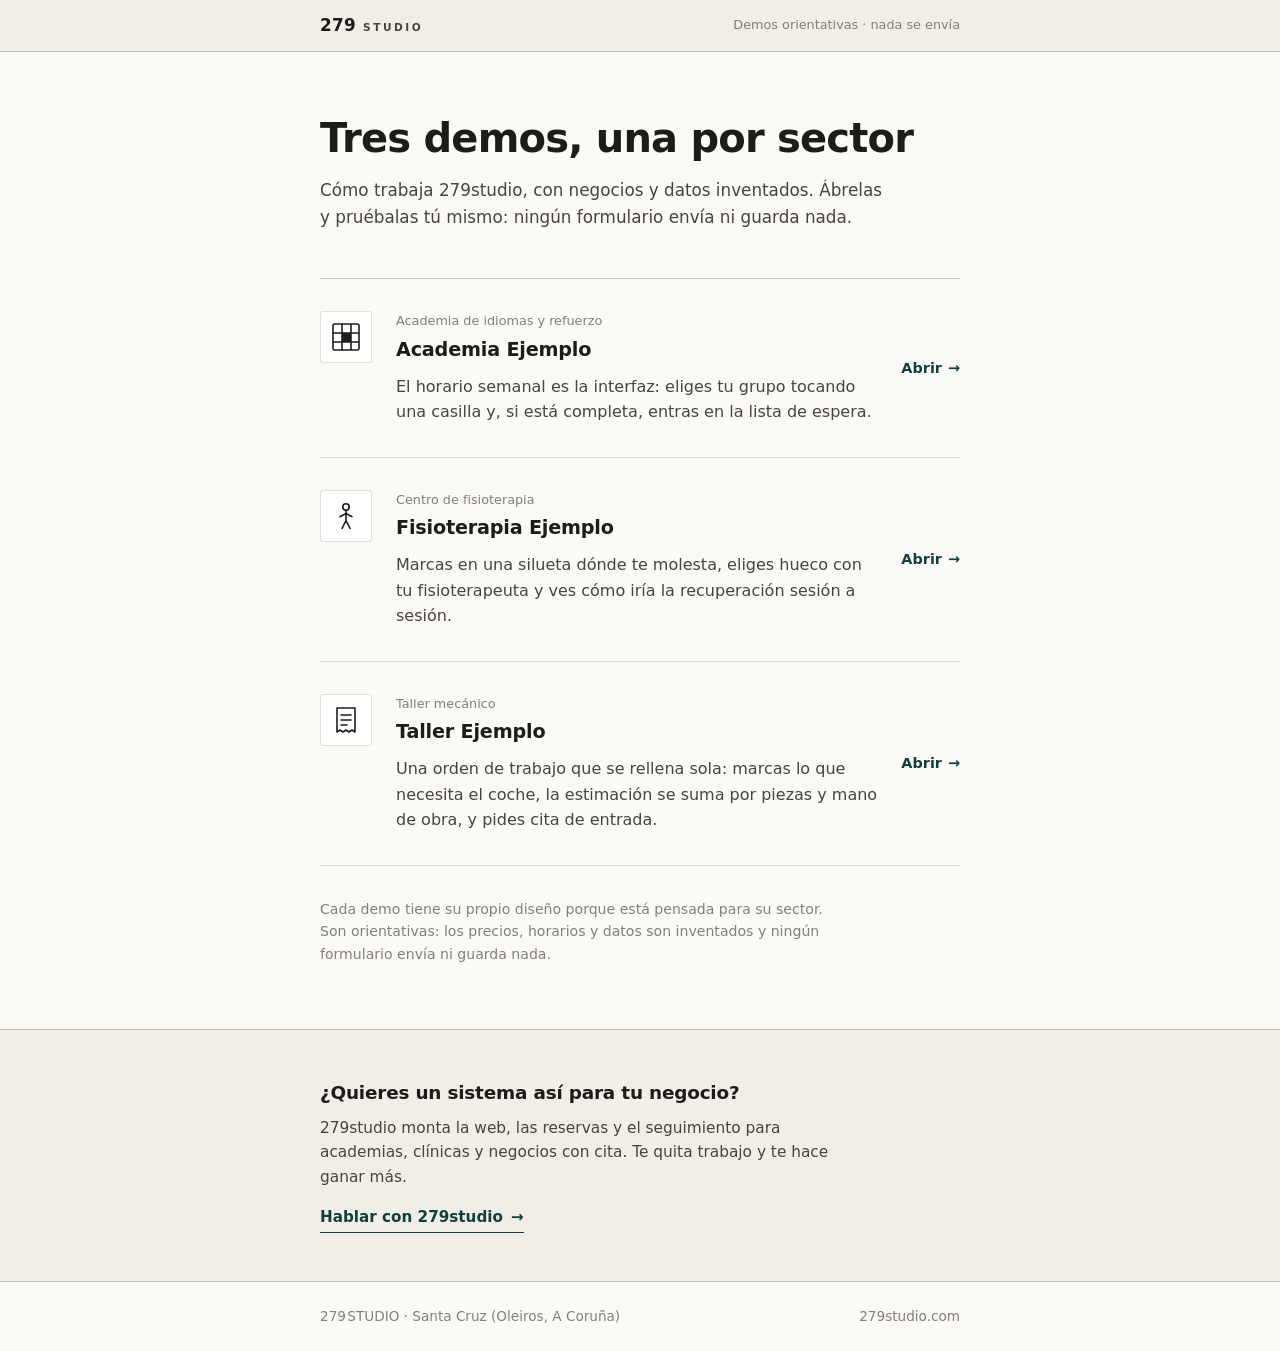
<file: index.html>
<!doctype html>
<html lang="es">
<head>
<meta charset="UTF-8">
<meta name="viewport" content="width=device-width, initial-scale=1">
<title>Demos · 279studio</title>
<meta name="description" content="Tres demos de 279studio, una por sector: academia, clínica y taller. Datos inventados; ningún formulario envía ni guarda nada.">
<meta name="robots" content="noindex">
<meta name="theme-color" content="#f1eee7">
<link rel="icon" href="favicon.svg" type="image/svg+xml">
<meta property="og:type" content="website">
<meta property="og:site_name" content="279studio">
<meta property="og:locale" content="es_ES">
<meta property="og:title" content="Demos · 279studio">
<meta property="og:description" content="Tres demos de 279studio, una por sector. Ábrelas y pruébalas: datos inventados, nada se envía.">
<style>
  :root {
    --paper: #fbfaf7;
    --band: #f1eee7;
    --raise: #ffffff;
    --ink: #1e1c19;
    --ink-soft: #47443e;
    --faint: #837f77;
    --line: rgba(30, 28, 25, 0.13);
    --line-strong: rgba(30, 28, 25, 0.24);
    --accent: #185753;
    --accent-ink: #123f3c;
    --sans: system-ui, -apple-system, "Segoe UI", Roboto, "Helvetica Neue", Arial, sans-serif;

    /* escala de espaciado compartida (criterio, no estética) */
    --s-1: 4px;  --s-2: 8px;  --s-3: 12px; --s-4: 16px;
    --s-5: 24px; --s-6: 32px; --s-7: 48px; --s-8: 64px; --s-9: 96px;
  }
  * { box-sizing: border-box; margin: 0; padding: 0; }
  html { -webkit-text-size-adjust: 100%; }
  body {
    font-family: var(--sans);
    color: var(--ink);
    background: var(--paper);
    font-size: 16px;
    line-height: 1.6;
    min-height: 100vh;
    display: flex;
    flex-direction: column;
    -webkit-font-smoothing: antialiased;
  }
  a { color: inherit; }
  :focus-visible { outline: 2px solid var(--accent); outline-offset: 3px; border-radius: 2px; }

  .wrap { width: 100%; max-width: 720px; margin: 0 auto; padding-inline: clamp(20px, 6vw, 40px); }

  /* ============================================================
     .studio-strip — componente de framing 279studio (ver FASES.md)
     Skin neutro de la galería. Cada demo replica esta estructura
     en su propio styles.css con sus tokens (Fases 2-4).
     ============================================================ */
  .studio-strip { background: var(--band); }
  .studio-strip--head { border-bottom: 1px solid var(--line-strong); }
  .studio-strip--head .wrap {
    display: flex; align-items: center; gap: var(--s-4);
    justify-content: space-between;
    padding-block: var(--s-3);
  }
  .studio-strip--foot { border-block: 1px solid var(--line-strong); }
  .studio-strip--foot .wrap { padding-block: clamp(var(--s-6), 6vw, var(--s-7)); }

  /* LOGO PLACEHOLDER — wordmark 279studio (provisional), sustituir por el logotipo real */
  .wordmark { display: inline-flex; align-items: baseline; gap: 7px; text-decoration: none; color: var(--ink); }
  .wordmark b { font-weight: 800; font-size: 1.05rem; letter-spacing: 0.02em; }
  .wordmark span { font-weight: 600; font-size: 0.66rem; letter-spacing: 0.24em; color: var(--ink-soft); }
  .strip-note { font-size: 0.8rem; color: var(--faint); text-align: right; }

  .cta-q { font-size: 1.15rem; font-weight: 640; letter-spacing: -0.01em; color: var(--ink); }
  .cta-sub { margin-top: var(--s-2); color: var(--ink-soft); font-size: 0.96rem; max-width: 54ch; }
  .cta-link {
    display: inline-flex; align-items: center; gap: 8px;
    margin-top: var(--s-4);
    font-weight: 640; font-size: 0.95rem; color: var(--accent-ink);
    text-decoration: none;
    border-bottom: 1px solid currentColor;
    padding-bottom: 2px;
  }
  .cta-link .arrow { transition: transform 0.16s ease; }
  .cta-link:hover { color: var(--accent); }
  .cta-link:hover .arrow { transform: translateX(3px); }

  /* ---------- índice ---------- */
  main { flex: 1; }
  .intro { padding-block: clamp(var(--s-7), 9vw, var(--s-8)) 0; }
  h1 { font-size: clamp(1.9rem, 5vw, 2.5rem); font-weight: 640; letter-spacing: -0.02em; line-height: 1.12; }
  .lede { margin-top: var(--s-4); max-width: 54ch; color: var(--ink-soft); font-size: 1.05rem; }

  .demos {
    list-style: none;
    margin-top: clamp(var(--s-6), 7vw, var(--s-7));
    border-top: 1px solid var(--line-strong);
  }
  .demo {
    display: grid;
    grid-template-columns: 52px 1fr auto;
    align-items: start;
    gap: var(--s-5);
    padding: clamp(var(--s-5), 5vw, var(--s-6)) 0;
    border-bottom: 1px solid var(--line);
    text-decoration: none;
  }
  .demo:hover, .demo:focus-visible { outline: none; }

  .demo-motif {
    width: 52px; height: 52px;
    display: grid; place-items: center;
    background: var(--raise);
    border: 1px solid var(--line);
    border-radius: 3px;
    color: var(--ink);
  }
  .demo-motif svg { width: 30px; height: 30px; display: block; }

  .demo-body { min-width: 0; }
  .demo-sector { display: block; font-size: 0.8rem; font-weight: 500; color: var(--faint); }
  .demo-name {
    display: block; margin-top: 3px;
    font-size: 1.2rem; font-weight: 640; letter-spacing: -0.01em;
    text-decoration-thickness: 1px; text-underline-offset: 3px;
  }
  .demo:hover .demo-name, .demo:focus-visible .demo-name { text-decoration: underline; }
  .demo-desc { display: block; margin-top: var(--s-2); color: var(--ink-soft); max-width: 56ch; }

  .demo-go {
    align-self: center;
    display: inline-flex; align-items: center; gap: 6px;
    font-weight: 600; font-size: 0.9rem; color: var(--accent-ink);
    white-space: nowrap;
  }
  .demo-go .arrow { transition: transform 0.16s ease; }
  .demo:hover .demo-go .arrow, .demo:focus-visible .demo-go .arrow { transform: translateX(3px); }

  .disclaimer {
    padding-block: var(--s-6) clamp(var(--s-7), 9vw, var(--s-8));
    font-size: 0.88rem; color: var(--faint); max-width: 58ch;
  }

  /* ---------- pie ---------- */
  footer { background: var(--paper); }
  footer .wrap {
    display: flex; justify-content: space-between; gap: var(--s-3);
    flex-wrap: wrap; align-items: center;
    padding-block: var(--s-5);
    font-size: 0.85rem; color: var(--faint);
  }
  footer a { text-decoration: none; }
  footer a:hover { text-decoration: underline; }

  @media (max-width: 560px) {
    .demo { grid-template-columns: 1fr; gap: var(--s-3); }
    .demo-motif { display: none; }
    .demo-go { align-self: start; }
    .strip-note { max-width: 12ch; }
  }
  @media (prefers-reduced-motion: reduce) {
    * { transition: none !important; }
  }
</style>
</head>
<body>

<header class="studio-strip studio-strip--head">
  <div class="wrap">
    <!-- LOGO PLACEHOLDER — marca 279studio (provisional), sustituir por el logotipo real -->
    <a class="wordmark" href="https://279studio.com" rel="noopener"><b>279</b><span>STUDIO</span></a>
    <span class="strip-note">Demos orientativas · nada se envía</span>
  </div>
</header>

<main>
  <div class="wrap intro">
    <h1>Tres demos, una por sector</h1>
    <p class="lede">Cómo trabaja 279studio, con negocios y datos inventados. Ábrelas y pruébalas tú mismo: ningún formulario envía ni guarda nada.</p>
  </div>

  <div class="wrap">
    <ol class="demos">
      <li>
        <a class="demo" href="genericas/academia/">
          <span class="demo-motif" aria-hidden="true">
            <svg viewBox="0 0 30 30" fill="none" stroke="currentColor" stroke-width="1.6">
              <rect x="2" y="2" width="26" height="26" rx="1.5"/>
              <path d="M2 11h26M2 20h26M11 2v26M20 2v26"/>
              <rect x="11" y="11" width="9" height="9" fill="currentColor" stroke="none"/>
            </svg>
          </span>
          <span class="demo-body">
            <span class="demo-sector">Academia de idiomas y refuerzo</span>
            <span class="demo-name">Academia Ejemplo</span>
            <span class="demo-desc">El horario semanal es la interfaz: eliges tu grupo tocando una casilla y, si está completa, entras en la lista de espera.</span>
          </span>
          <span class="demo-go">Abrir <span class="arrow" aria-hidden="true">&rarr;</span></span>
        </a>
      </li>

      <li>
        <a class="demo" href="genericas/clinica/">
          <span class="demo-motif" aria-hidden="true">
            <svg viewBox="0 0 30 30" fill="none" stroke="currentColor" stroke-width="1.6" stroke-linecap="round" stroke-linejoin="round">
              <circle cx="15" cy="6" r="3.2"/>
              <path d="M15 9.5v10M15 12.5l-6 3.2M15 12.5l6 3.2M15 19.5l-4 8M15 19.5l4 8"/>
            </svg>
          </span>
          <span class="demo-body">
            <span class="demo-sector">Centro de fisioterapia</span>
            <span class="demo-name">Fisioterapia Ejemplo</span>
            <span class="demo-desc">Marcas en una silueta dónde te molesta, eliges hueco con tu fisioterapeuta y ves cómo iría la recuperación sesión a sesión.</span>
          </span>
          <span class="demo-go">Abrir <span class="arrow" aria-hidden="true">&rarr;</span></span>
        </a>
      </li>

      <li>
        <a class="demo" href="genericas/taller/">
          <span class="demo-motif" aria-hidden="true">
            <svg viewBox="0 0 30 30" fill="none" stroke="currentColor" stroke-width="1.6" stroke-linecap="round" stroke-linejoin="round">
              <path d="M6 3h18v24l-3-2-3 2-3-2-3 2-3-2-3 2z"/>
              <path d="M10 10h10M10 15h10M10 20h6"/>
            </svg>
          </span>
          <span class="demo-body">
            <span class="demo-sector">Taller mecánico</span>
            <span class="demo-name">Taller Ejemplo</span>
            <span class="demo-desc">Una orden de trabajo que se rellena sola: marcas lo que necesita el coche, la estimación se suma por piezas y mano de obra, y pides cita de entrada.</span>
          </span>
          <span class="demo-go">Abrir <span class="arrow" aria-hidden="true">&rarr;</span></span>
        </a>
      </li>
    </ol>

    <p class="disclaimer">Cada demo tiene su propio diseño porque está pensada para su sector. Son orientativas: los precios, horarios y datos son inventados y ningún formulario envía ni guarda nada.</p>
  </div>

  <section class="studio-strip studio-strip--foot" aria-labelledby="cta-h">
    <div class="wrap">
      <p class="cta-q" id="cta-h">¿Quieres un sistema así para tu negocio?</p>
      <p class="cta-sub">279studio monta la web, las reservas y el seguimiento para academias, clínicas y negocios con cita. Te quita trabajo y te hace ganar más.</p>
      <a class="cta-link" href="https://279studio.com" rel="noopener">Hablar con 279studio <span class="arrow" aria-hidden="true">&rarr;</span></a>
    </div>
  </section>
</main>

<footer>
  <div class="wrap">
    <!-- LOGO PLACEHOLDER — marca 279studio (provisional) -->
    <span>279&#8202;STUDIO · Santa Cruz (Oleiros, A Coruña)</span>
    <a href="https://279studio.com" rel="noopener">279studio.com</a>
  </div>
</footer>

</body>
</html>
</file>
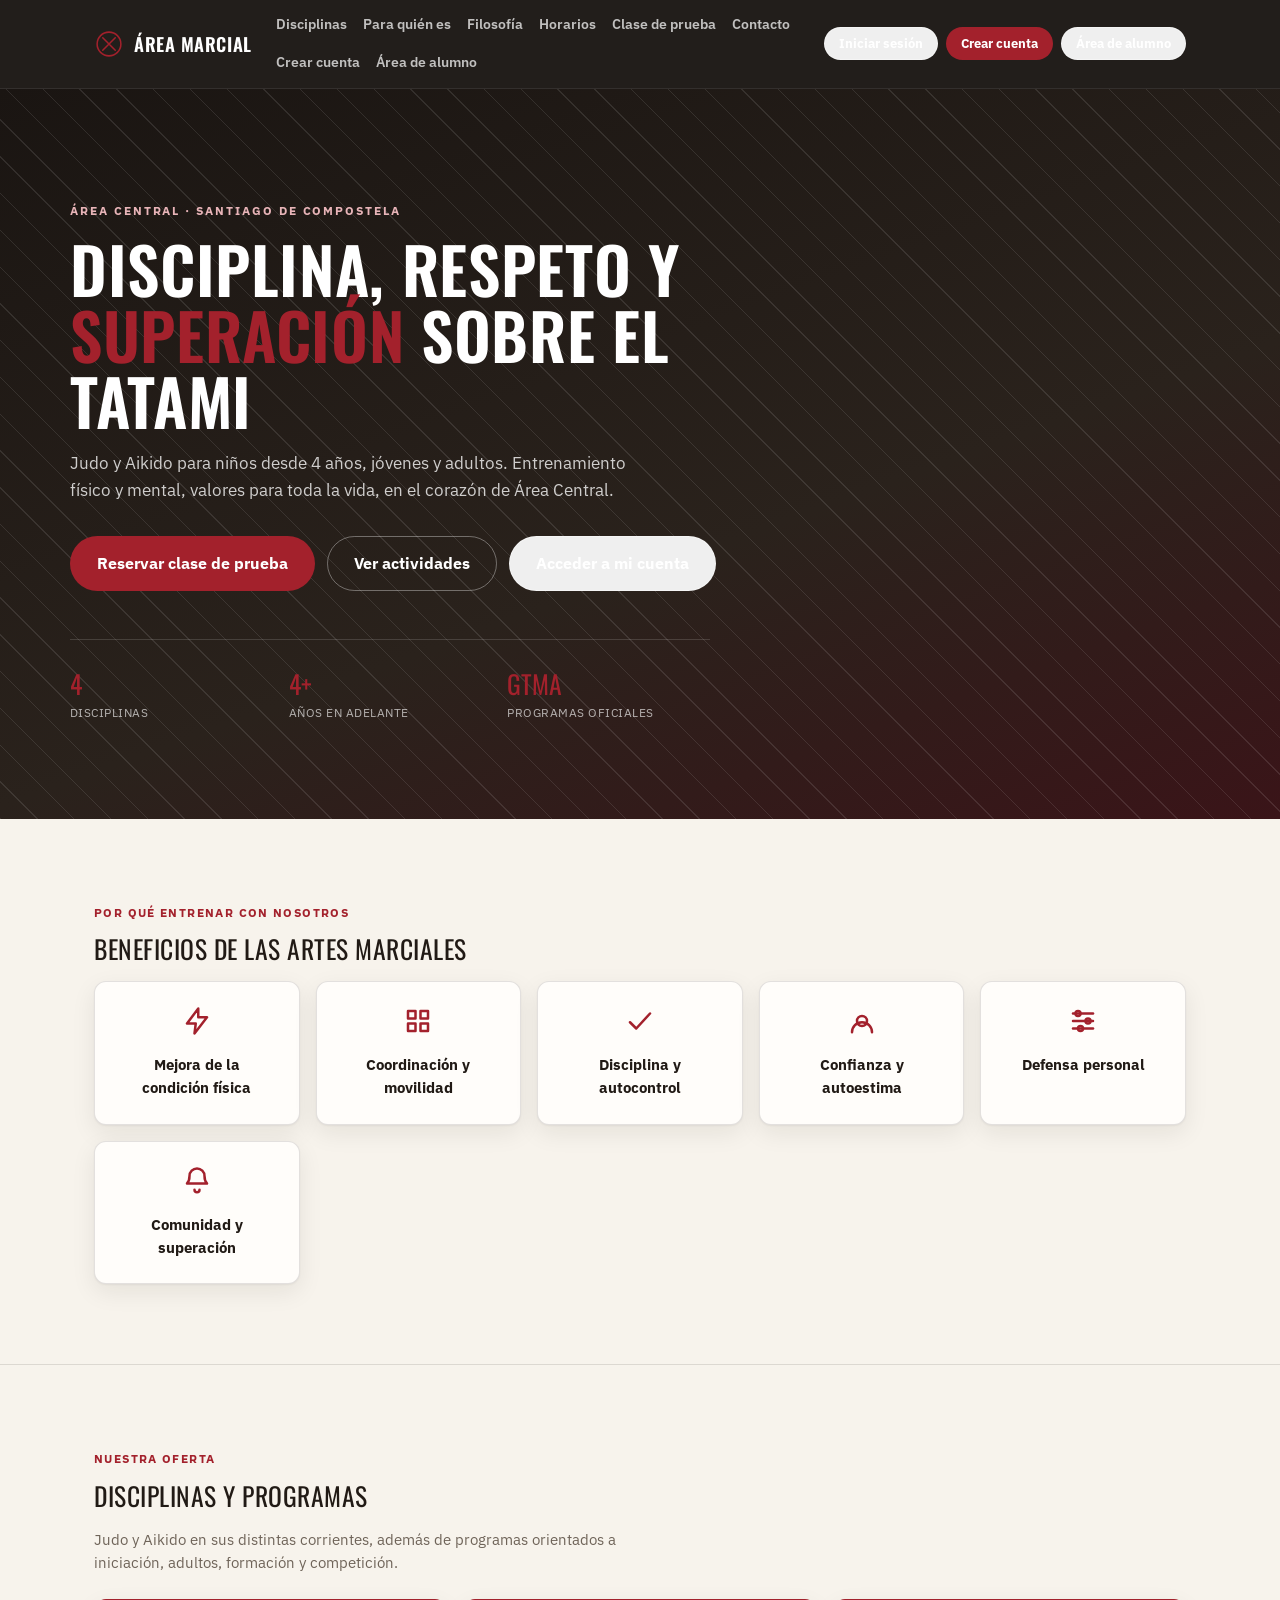
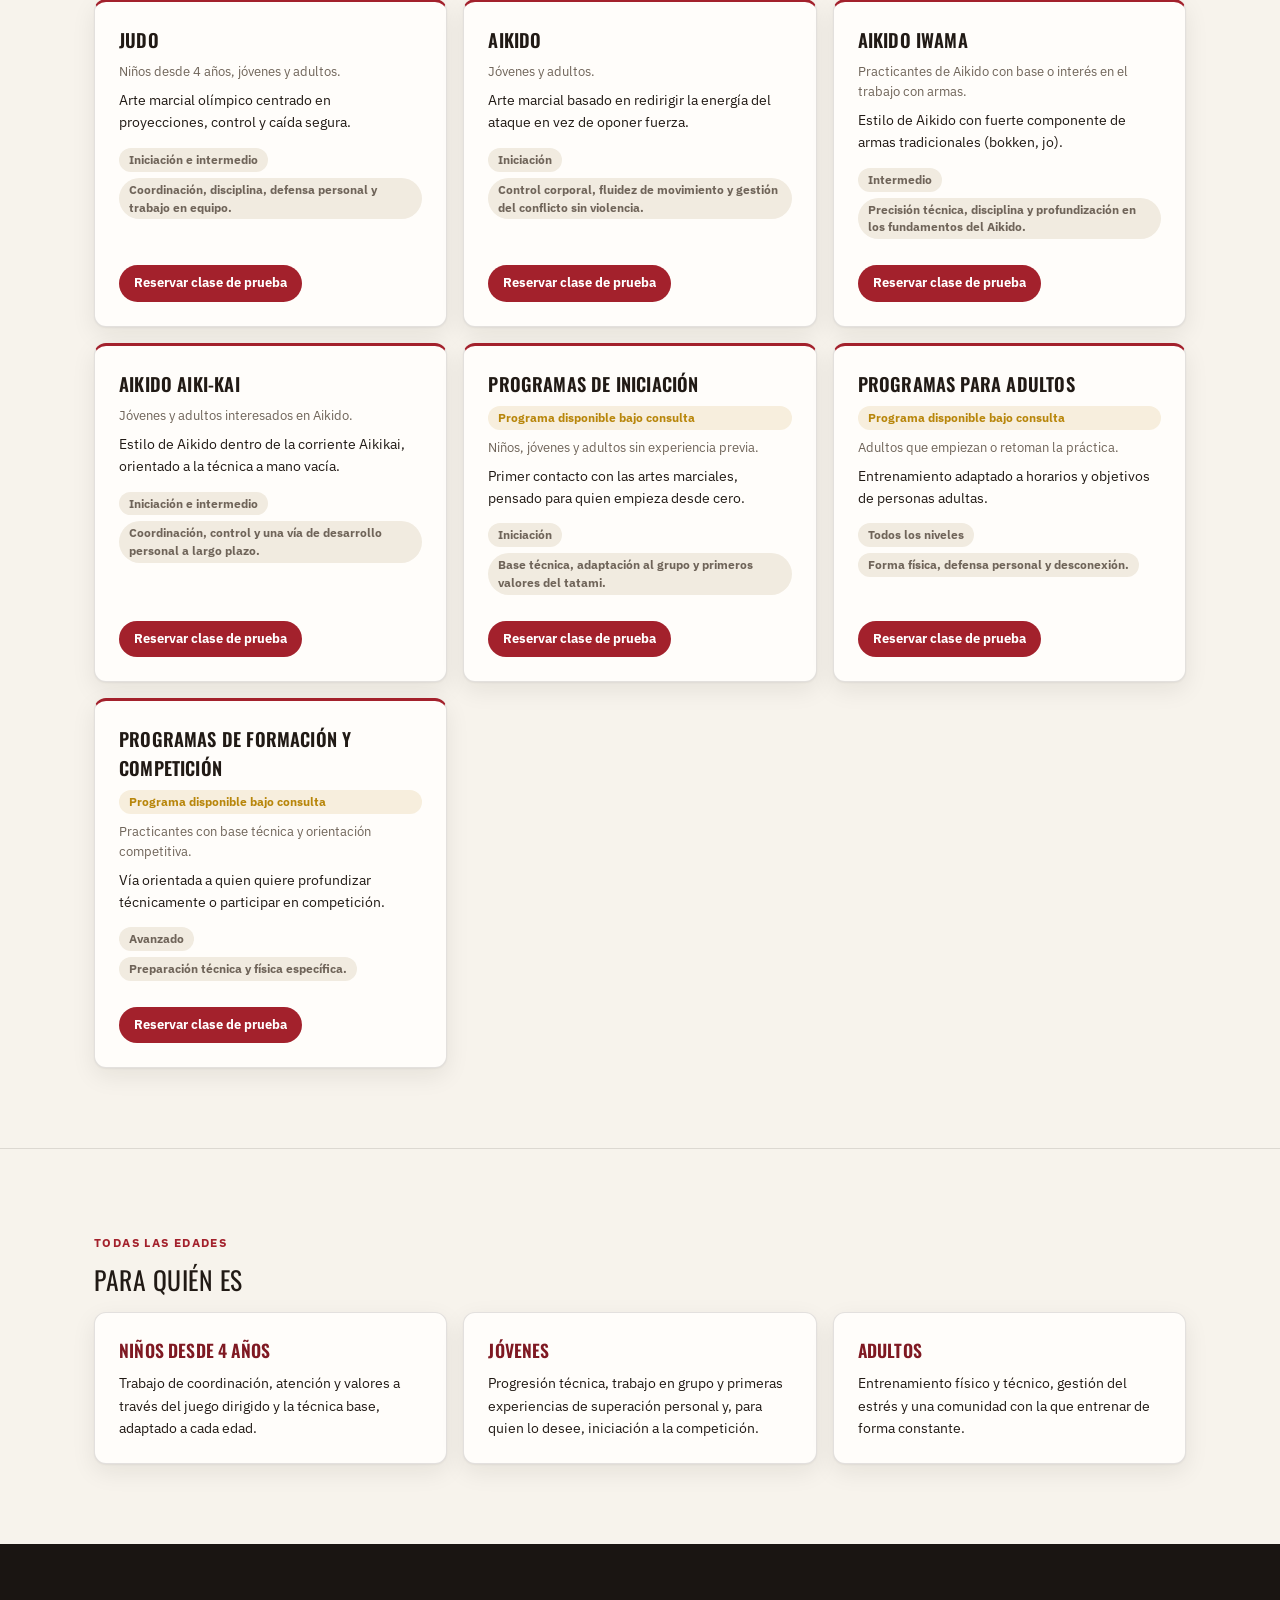
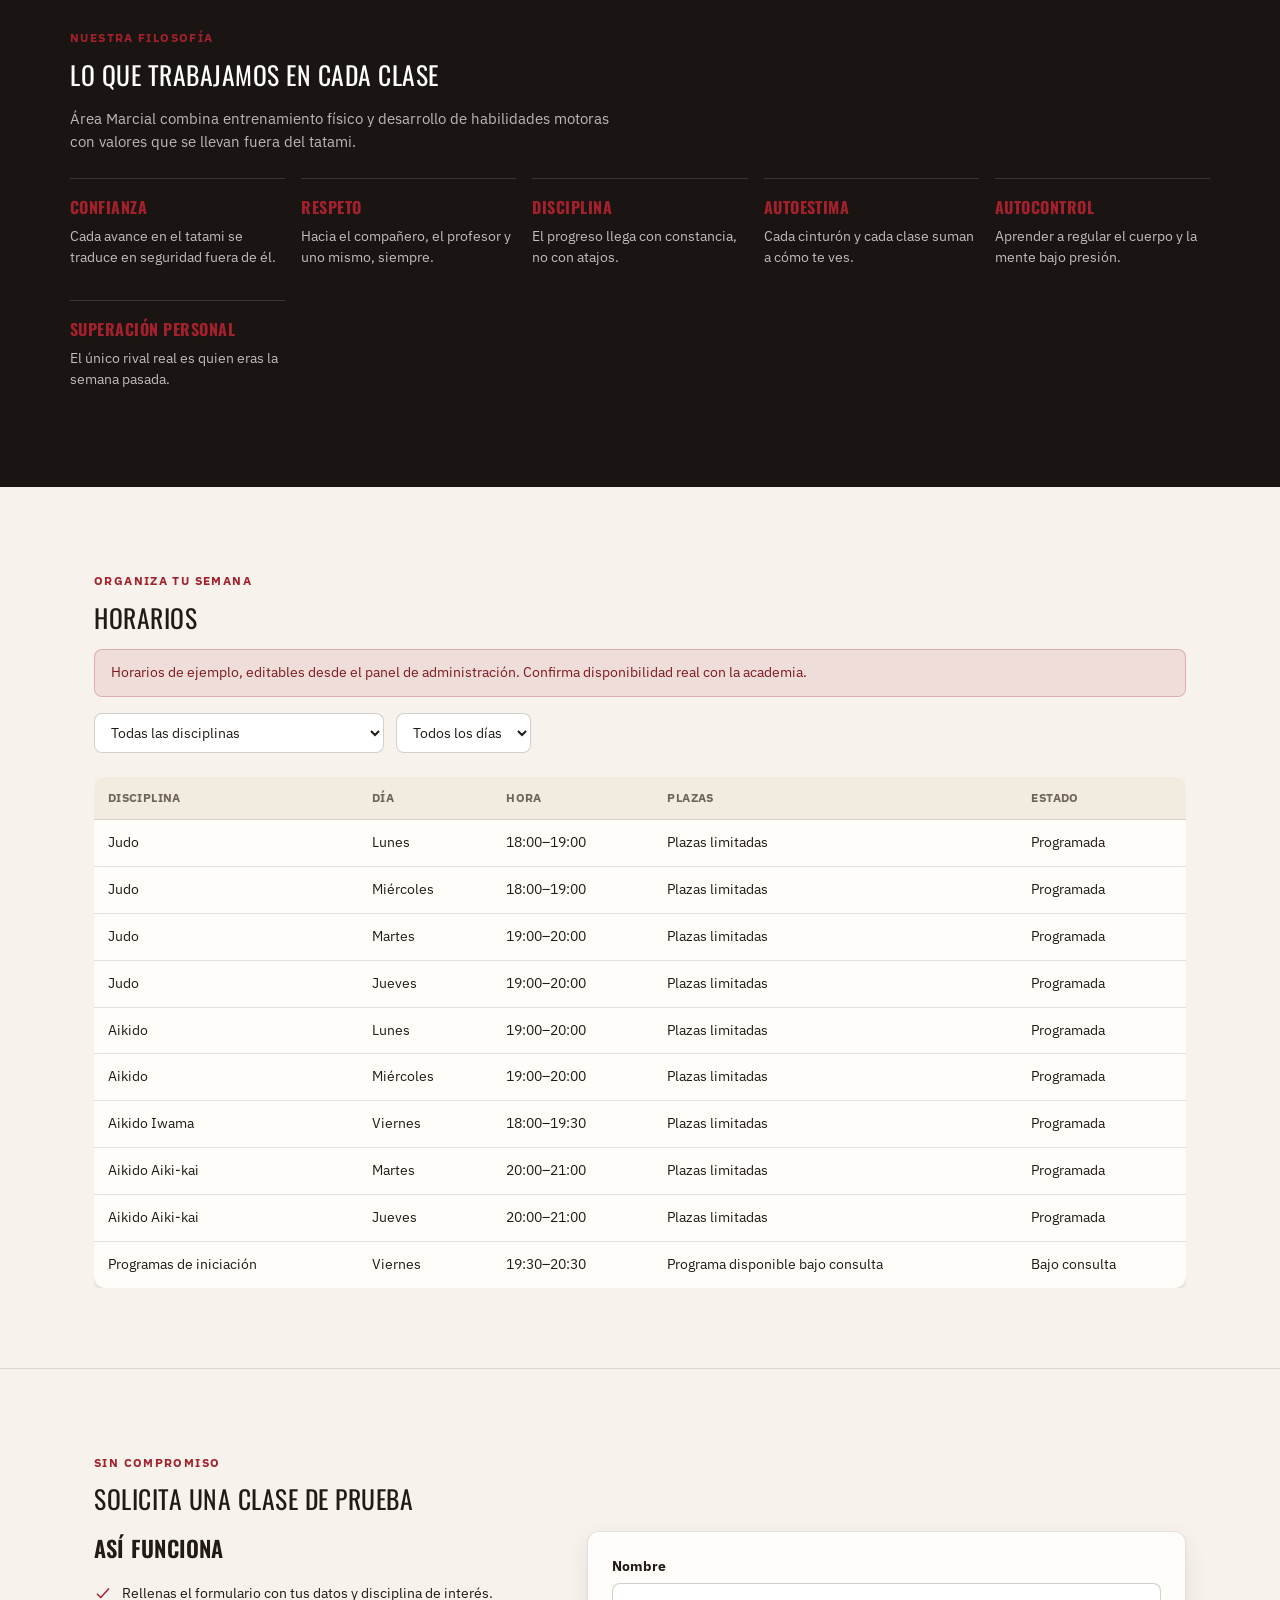
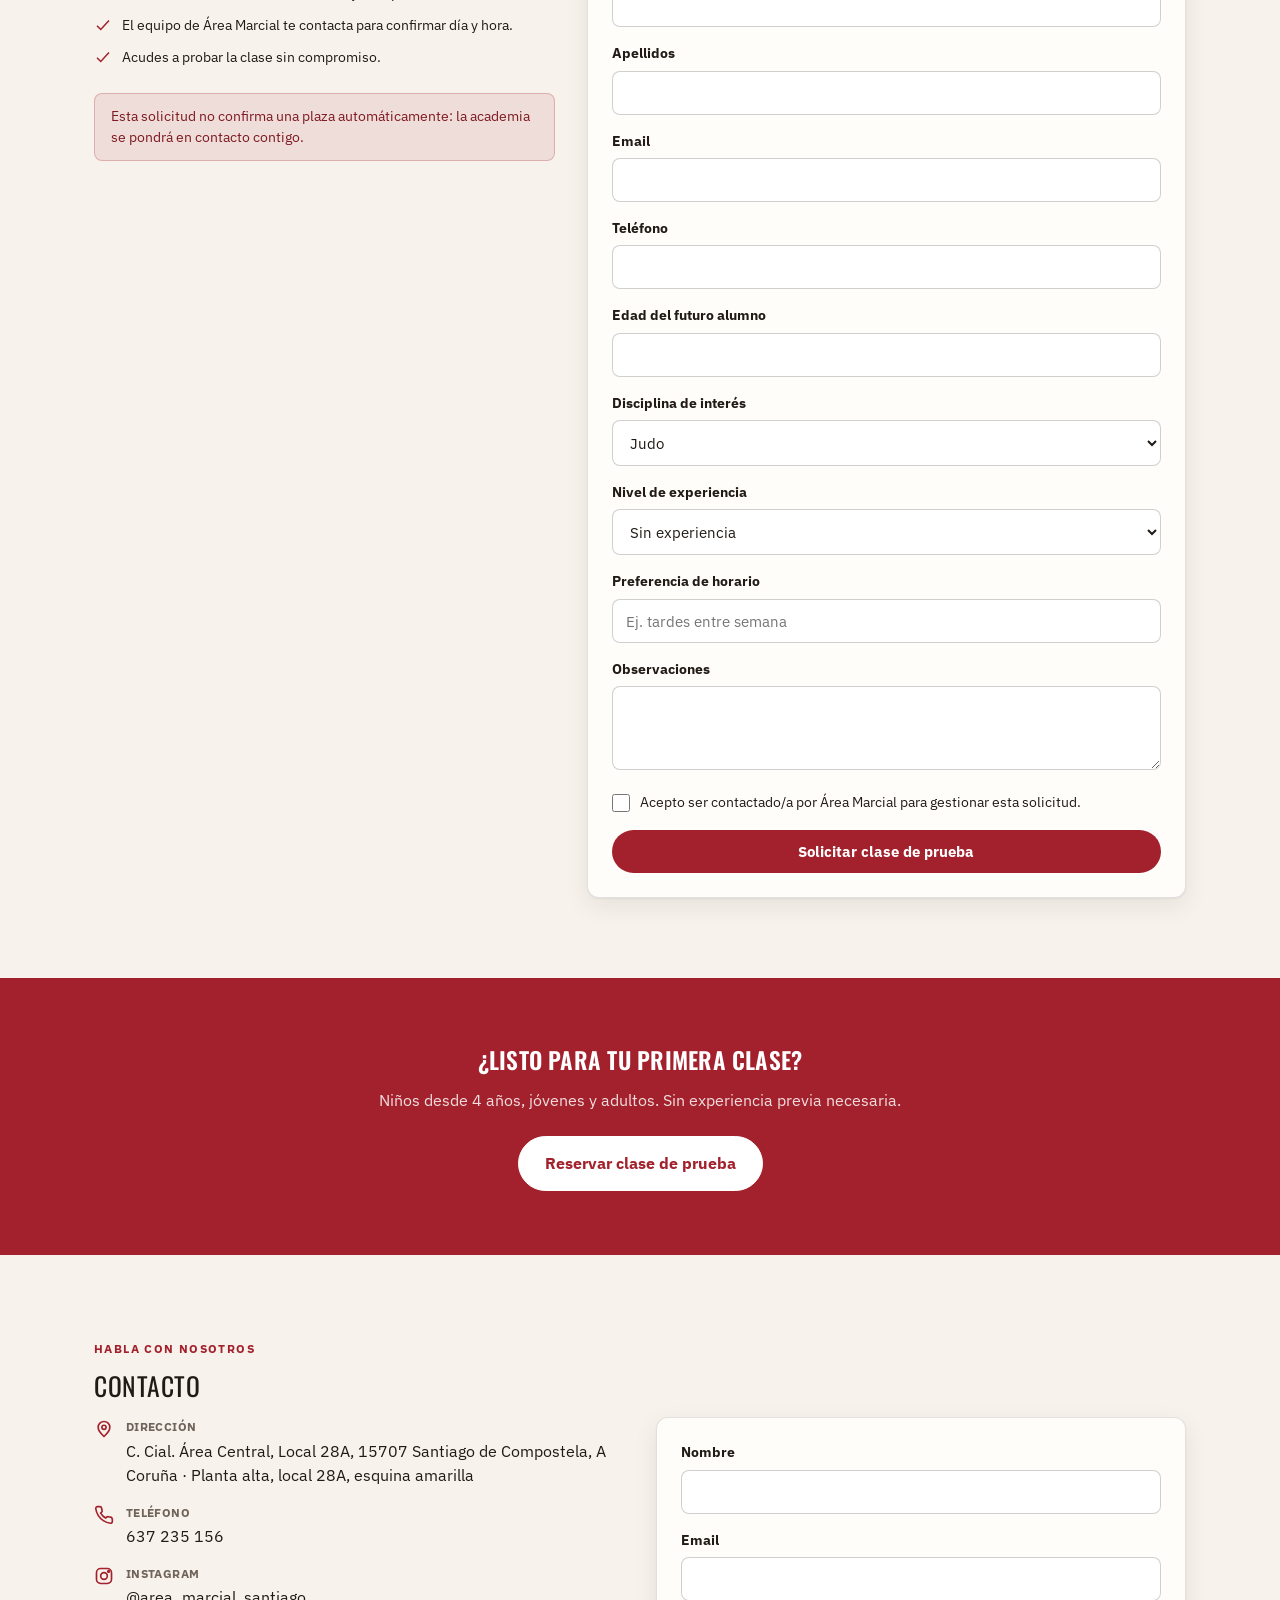
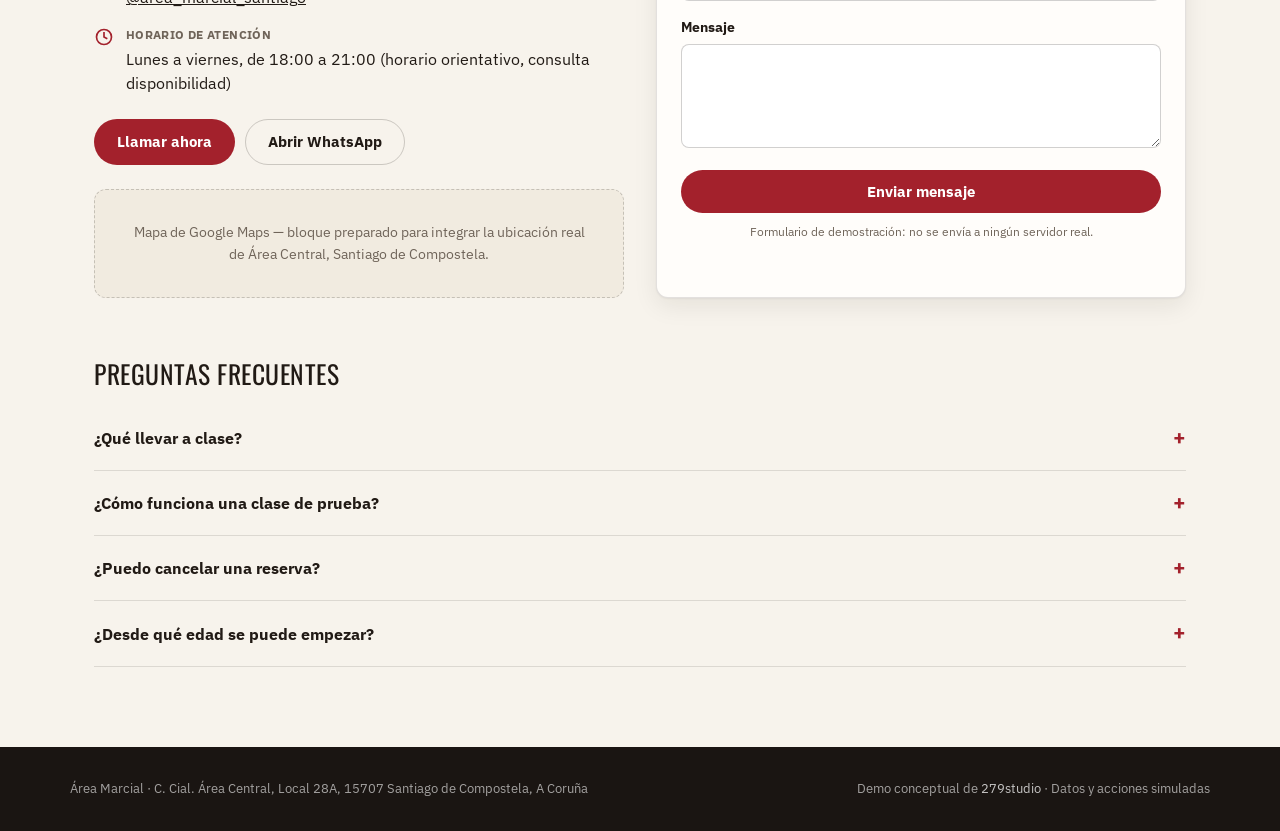
<file: clientes/area-marcial/index.html>
<!doctype html>
<html lang="es">
<head>
<meta charset="UTF-8">
<meta name="viewport" content="width=device-width, initial-scale=1">
<title>Área Marcial | Academia de artes marciales en Santiago de Compostela</title>
<meta name="description" content="Judo, Aikido, Aikido Iwama y Aikido Aiki-kai en Área Central, Santiago de Compostela. Reserva tu clase de prueba. Demo conceptual de 279studio.">
<meta name="robots" content="noindex">
<meta name="theme-color" content="#1a1512">
<link rel="icon" href="favicon.svg" type="image/svg+xml">
<meta property="og:type" content="website">
<meta property="og:site_name" content="279studio">
<meta property="og:locale" content="es_ES">
<meta property="og:title" content="Área Marcial | Academia de artes marciales en Santiago de Compostela">
<meta property="og:description" content="Judo, Aikido, Aikido Iwama y Aikido Aiki-kai en Área Central, Santiago de Compostela. Demo conceptual de 279studio.">
<link rel="preconnect" href="https://fonts.googleapis.com">
<link rel="preconnect" href="https://fonts.gstatic.com" crossorigin>
<link href="https://fonts.googleapis.com/css2?family=Oswald:wght@500;600;700&family=IBM+Plex+Sans:wght@400;500;600;700&display=swap" rel="stylesheet">
<link rel="stylesheet" href="styles.css">
</head>
<body>
<a href="#main" class="skip-link">Saltar al contenido</a>

<!-- ================= WEB PÚBLICA ================= -->
<div id="publicSite">
  <header class="site-header">
    <div class="site-header-inner">
      <a href="#top" class="site-logo">
        <svg viewBox="0 0 48 48" aria-hidden="true"><circle cx="24" cy="24" r="19" fill="none" stroke="currentColor" stroke-width="2.5"/><path d="M14 14 L34 34 M34 14 L14 34" stroke="currentColor" stroke-width="2.5" stroke-linecap="round"/></svg>
        <span class="site-logo-text">Área Marcial</span>
      </a>
      <nav class="site-nav" id="siteNav" aria-label="Navegación pública">
        <a href="#disciplinas">Disciplinas</a>
        <a href="#para-quien-es">Para quién es</a>
        <a href="#filosofia">Filosofía</a>
        <a href="#horarios-publico">Horarios</a>
        <a href="#clase-prueba">Clase de prueba</a>
        <a href="#contacto">Contacto</a>
        <a href="#" id="mobileNavRegister">Crear cuenta</a>
        <a href="#" id="mobileNavArea">Área de alumno</a>
      </nav>
      <div class="site-header-actions">
        <button type="button" class="btn btn-on-dark btn-sm" id="btnHeaderLogin">Iniciar sesión</button>
        <button type="button" class="btn btn-primary btn-sm" id="btnHeaderRegister"><span class="hide-mobile">Crear cuenta</span><span class="vh">Crear cuenta</span></button>
        <button type="button" class="btn btn-on-dark btn-sm" id="btnHeaderArea"><span class="hide-mobile">Área de alumno</span><span class="vh">Área de alumno</span></button>
        <button type="button" class="site-menu-toggle" id="siteMenuToggle" aria-label="Abrir menú" aria-expanded="false">
          <svg viewBox="0 0 24 24" fill="none" stroke="currentColor" stroke-width="2" stroke-linecap="round"><path d="M4 7 H20 M4 12 H20 M4 18 H20"/></svg>
        </button>
      </div>
    </div>
  </header>

  <main id="main">
    <section class="hero" id="top">
      <div class="hero-inner">
        <span class="hero-eyebrow">Área Central · Santiago de Compostela</span>
        <h1>Disciplina, respeto y <em>superación</em> sobre el tatami</h1>
        <p class="hero-sub">Judo y Aikido para niños desde 4 años, jóvenes y adultos. Entrenamiento físico y mental, valores para toda la vida, en el corazón de Área Central.</p>
        <div class="hero-ctas">
          <a href="#clase-prueba" class="btn btn-primary btn-lg">Reservar clase de prueba</a>
          <a href="#disciplinas" class="btn btn-on-dark btn-lg">Ver actividades</a>
          <button type="button" class="btn btn-on-dark btn-lg" id="btnHeroAccount">Acceder a mi cuenta</button>
        </div>
        <div class="hero-stats">
          <div><p class="hero-stat-num">4</p><p class="hero-stat-label">Disciplinas</p></div>
          <div><p class="hero-stat-num">4+</p><p class="hero-stat-label">Años en adelante</p></div>
          <div><p class="hero-stat-num">GTMA</p><p class="hero-stat-label">Programas oficiales</p></div>
        </div>
      </div>
    </section>

    <section class="site-section">
      <div class="site-main">
        <span class="section-eyebrow">Por qué entrenar con nosotros</span>
        <p class="section-title">Beneficios de las artes marciales</p>
        <div class="benefits-grid" id="benefitsGrid"></div>
      </div>
    </section>

    <section class="site-section" id="disciplinas">
      <div class="site-main">
        <span class="section-eyebrow">Nuestra oferta</span>
        <p class="section-title">Disciplinas y programas</p>
        <p class="section-lead">Judo y Aikido en sus distintas corrientes, además de programas orientados a iniciación, adultos, formación y competición.</p>
        <div class="discipline-grid" id="disciplineGrid"></div>
      </div>
    </section>

    <section class="site-section" id="para-quien-es">
      <div class="site-main">
        <span class="section-eyebrow">Todas las edades</span>
        <p class="section-title">Para quién es</p>
        <div class="audience-grid" id="audienceGrid"></div>
      </div>
    </section>

    <section class="philosophy-band" id="filosofia">
      <div class="philosophy-inner">
        <span class="section-eyebrow">Nuestra filosofía</span>
        <p class="section-title">Lo que trabajamos en cada clase</p>
        <p class="section-lead">Área Marcial combina entrenamiento físico y desarrollo de habilidades motoras con valores que se llevan fuera del tatami.</p>
        <div class="philosophy-grid" id="philosophyGrid"></div>
      </div>
    </section>

    <section class="site-section" id="horarios-publico">
      <div class="site-main">
        <span class="section-eyebrow">Organiza tu semana</span>
        <p class="section-title">Horarios</p>
        <div class="notice-banner">Horarios de ejemplo, editables desde el panel de administración. Confirma disponibilidad real con la academia.</div>
        <div class="schedule-toolbar">
          <select class="filter-select" id="pubSchedDisc"><option value="todas">Todas las disciplinas</option></select>
          <select class="filter-select" id="pubSchedDia"><option value="todos">Todos los días</option></select>
        </div>
        <div style="overflow-x:auto;">
          <table class="schedule-table" id="pubSchedTable">
            <thead><tr><th>Disciplina</th><th>Día</th><th>Hora</th><th>Plazas</th><th>Estado</th></tr></thead>
            <tbody id="pubSchedBody"></tbody>
          </table>
        </div>
      </div>
    </section>

    <section class="site-section" id="clase-prueba">
      <div class="site-main">
        <span class="section-eyebrow">Sin compromiso</span>
        <p class="section-title">Solicita una clase de prueba</p>
        <div class="trial-layout">
          <div class="trial-info">
            <h2>Así funciona</h2>
            <ul>
              <li><svg viewBox="0 0 24 24" fill="none" stroke="currentColor" stroke-width="2"><path d="M4 13l5 5L20 6"/></svg><span>Rellenas el formulario con tus datos y disciplina de interés.</span></li>
              <li><svg viewBox="0 0 24 24" fill="none" stroke="currentColor" stroke-width="2"><path d="M4 13l5 5L20 6"/></svg><span>El equipo de Área Marcial te contacta para confirmar día y hora.</span></li>
              <li><svg viewBox="0 0 24 24" fill="none" stroke="currentColor" stroke-width="2"><path d="M4 13l5 5L20 6"/></svg><span>Acudes a probar la clase sin compromiso.</span></li>
            </ul>
            <div class="notice-banner" style="margin-top:24px;">Esta solicitud no confirma una plaza automáticamente: la academia se pondrá en contacto contigo.</div>
          </div>
          <div class="card card-pad" id="trialFormWrap">
            <form id="trialForm" novalidate>
              <div class="field"><label for="tf-nombre">Nombre</label><input id="tf-nombre" required></div>
              <div class="field"><label for="tf-apellidos">Apellidos</label><input id="tf-apellidos" required></div>
              <div class="field"><label for="tf-email">Email</label><input id="tf-email" type="email" required></div>
              <div class="field"><label for="tf-telefono">Teléfono</label><input id="tf-telefono" type="tel" required></div>
              <div class="field"><label for="tf-edad">Edad del futuro alumno</label><input id="tf-edad" type="number" min="4" max="99" required></div>
              <div class="field"><label for="tf-disciplina">Disciplina de interés</label><select id="tf-disciplina"></select></div>
              <div class="field"><label for="tf-nivel">Nivel de experiencia</label><select id="tf-nivel"><option>Sin experiencia</option><option>Con experiencia previa</option></select></div>
              <div class="field"><label for="tf-horario">Preferencia de horario</label><input id="tf-horario" placeholder="Ej. tardes entre semana"></div>
              <div class="field"><label for="tf-obs">Observaciones</label><textarea id="tf-obs" rows="3"></textarea></div>
              <label class="field-check"><input type="checkbox" id="tf-consent" required> Acepto ser contactado/a por Área Marcial para gestionar esta solicitud.</label>
              <button type="submit" class="btn btn-primary btn-block" style="margin-top:16px;">Solicitar clase de prueba</button>
            </form>
          </div>
        </div>
      </div>
    </section>

    <section class="cta-band">
      <h2>¿Listo para tu primera clase?</h2>
      <p>Niños desde 4 años, jóvenes y adultos. Sin experiencia previa necesaria.</p>
      <a href="#clase-prueba" class="btn btn-outline btn-lg">Reservar clase de prueba</a>
    </section>

    <section class="site-section" id="contacto">
      <div class="site-main">
        <span class="section-eyebrow">Habla con nosotros</span>
        <p class="section-title">Contacto</p>
        <div class="contact-grid">
          <div>
            <ul class="contact-list">
              <li><svg viewBox="0 0 24 24" fill="none" stroke="currentColor" stroke-width="2"><path d="M12 21s-7-6.2-7-11a7 7 0 0 1 14 0c0 4.8-7 11-7 11Z"/><circle cx="12" cy="10" r="2.5"/></svg><div><strong>Dirección</strong><span id="contactAddress"></span></div></li>
              <li><svg viewBox="0 0 24 24" fill="none" stroke="currentColor" stroke-width="2"><path d="M22 16.9v3a2 2 0 0 1-2.2 2 19.8 19.8 0 0 1-8.6-3.1 19.5 19.5 0 0 1-6-6 19.8 19.8 0 0 1-3.1-8.6A2 2 0 0 1 4.1 2h3a2 2 0 0 1 2 1.7c.1.9.3 1.8.6 2.7a2 2 0 0 1-.5 2.1L8 9.7a16 16 0 0 0 6 6l1.2-1.2a2 2 0 0 1 2.1-.5c.9.3 1.8.5 2.7.6a2 2 0 0 1 1.7 2Z"/></svg><div><strong>Teléfono</strong><span id="contactPhone"></span></div></li>
              <li><svg viewBox="0 0 24 24" fill="none" stroke="currentColor" stroke-width="2"><rect x="3" y="3" width="18" height="18" rx="5"/><circle cx="12" cy="12" r="4"/><circle cx="17.5" cy="6.5" r="1"/></svg><div><strong>Instagram</strong><span><a id="contactInstagram" href="#" target="_blank" rel="noopener">@area_marcial_santiago</a></span></div></li>
              <li><svg viewBox="0 0 24 24" fill="none" stroke="currentColor" stroke-width="2"><path d="M12 6v6l4 2"/><circle cx="12" cy="12" r="9"/></svg><div><strong>Horario de atención</strong><span id="contactSchedule"></span></div></li>
            </ul>
            <div class="contact-actions">
              <a class="btn btn-primary" id="contactCall" href="#">Llamar ahora</a>
              <a class="btn btn-outline" id="contactWhatsapp" href="#" target="_blank" rel="noopener">Abrir WhatsApp</a>
            </div>
            <div class="map-placeholder">Mapa de Google Maps — bloque preparado para integrar la ubicación real de Área Central, Santiago de Compostela.</div>
          </div>
          <div class="card card-pad">
            <form id="contactForm" novalidate>
              <div class="field"><label for="cf-nombre">Nombre</label><input id="cf-nombre" required></div>
              <div class="field"><label for="cf-email">Email</label><input id="cf-email" type="email" required></div>
              <div class="field"><label for="cf-msg">Mensaje</label><textarea id="cf-msg" rows="4" required></textarea></div>
              <button type="submit" class="btn btn-primary btn-block">Enviar mensaje</button>
              <p style="font-size:0.76rem;color:var(--muted);margin-top:10px;text-align:center;">Formulario de demostración: no se envía a ningún servidor real.</p>
            </form>
          </div>
        </div>

        <p class="section-title" style="margin-top:56px;">Preguntas frecuentes</p>
        <div id="faqList"></div>
      </div>
    </section>
  </main>

  <footer class="site-footer">
    <div class="site-footer-inner">
      <span>Área Marcial · <span id="footerAddress"></span></span>
      <span>Demo conceptual de <a href="https://279studio.com" target="_blank" rel="noopener">279studio</a> · Datos y acciones simuladas</span>
    </div>
  </footer>
</div>

<!-- ================= LOGIN / REGISTRO ================= -->
<div class="login-screen" id="loginScreen" hidden>
  <div style="width:100%;max-width:380px;">
    <a href="#top" class="login-back" id="btnBackToSite">
      <svg viewBox="0 0 24 24" width="16" height="16" fill="none" stroke="currentColor" stroke-width="2"><path d="M15 5 L8 12 L15 19"/></svg>
      Volver a la web
    </a>
    <div class="login-card">
      <span class="brand-badge" aria-hidden="true">
        <svg viewBox="0 0 48 48" aria-hidden="true"><circle cx="24" cy="24" r="19" fill="none" stroke="currentColor" stroke-width="2.5"/><path d="M14 14 L34 34 M34 14 L14 34" stroke="currentColor" stroke-width="2.5" stroke-linecap="round"/></svg>
      </span>
      <h1 id="loginTitle">Área Marcial</h1>
      <p class="login-sub" id="loginSubtitle">Accede a tu espacio de Área Marcial</p>
      <p class="login-sub login-sub-demo">Demo conceptual · Datos y acciones simuladas</p>

      <form id="loginForm" novalidate>
        <div class="field">
          <label for="li-email">Correo</label>
          <input id="li-email" type="text" autocomplete="username" required>
        </div>
        <div class="field">
          <label for="li-pass">Contraseña</label>
          <input id="li-pass" type="password" autocomplete="current-password" required>
        </div>
        <p class="login-error" id="loginError" hidden>Correo o contraseña incorrectos (demo).</p>
        <button type="submit" class="btn btn-primary btn-block btn-lg">Entrar</button>
      </form>

      <form id="registerForm" novalidate hidden>
        <div class="field"><label for="rf-nombre">Nombre y apellidos</label><input id="rf-nombre" required></div>
        <div class="field"><label for="rf-email">Correo</label><input id="rf-email" type="email" required></div>
        <div class="field"><label for="rf-pass">Contraseña</label><input id="rf-pass" type="password" required></div>
        <div class="field"><label for="rf-edad">Edad o fecha de nacimiento</label><input id="rf-edad" required></div>
        <div class="field"><label for="rf-disciplina">Disciplina de interés</label><select id="rf-disciplina"></select></div>
        <button type="submit" class="btn btn-primary btn-block btn-lg">Crear cuenta</button>
      </form>

      <p class="login-demo-note">Acceso de demostración. No utilices credenciales reales.</p>
      <div class="login-hint" id="loginHint">
        <p class="login-hint-title">Accesos de demostración</p>
        <div class="login-quickfill">
          <button type="button" class="btn btn-outline btn-sm" data-fill="alumno">Usar acceso alumno</button>
          <button type="button" class="btn btn-outline btn-sm" data-fill="admin">Usar acceso academia (admin)</button>
        </div>
        <p><strong>Acceso alumno:</strong> alumno / alumno</p>
        <p><strong>Acceso academia (admin):</strong> admin / admin</p>
      </div>
      <p class="login-switch"><span id="loginSwitchText">¿No tienes cuenta?</span> <button type="button" id="btnLoginSwitch">Crear una cuenta</button></p>
    </div>
  </div>
</div>

<!-- ================= APP PRIVADA (alumno / admin) ================= -->
<div class="app-shell" id="appShell" hidden>
  <aside class="sidebar" aria-label="Navegación principal">
    <div class="sidebar-brand">
      <span class="brand-badge" aria-hidden="true">
        <svg viewBox="0 0 48 48" aria-hidden="true"><circle cx="24" cy="24" r="19" fill="none" stroke="currentColor" stroke-width="2.5"/><path d="M14 14 L34 34 M34 14 L14 34" stroke="currentColor" stroke-width="2.5" stroke-linecap="round"/></svg>
      </span>
      <span class="brand-text">
        <span class="brand-name">Área Marcial</span>
        <span class="brand-sub" id="sidebarRoleLabel">279 · demo de app</span>
      </span>
    </div>

    <nav class="sidebar-nav" id="sidebarNav" aria-label="Vistas principales"></nav>

    <a href="#top" class="nav-link" id="sidebarBackToSite" style="margin-top:auto;">
      <svg viewBox="0 0 24 24" fill="none" stroke="currentColor" stroke-width="2" stroke-linecap="round"><path d="M15 5 L8 12 L15 19"/></svg>
      <span>Volver a la web</span>
    </a>
    <p class="sidebar-note">Demo conceptual · Datos y acciones simuladas</p>
  </aside>

  <div class="app-main">
    <header class="topbar">
      <button type="button" class="topbar-back" id="topbarBack" hidden aria-label="Volver">
        <svg viewBox="0 0 24 24" aria-hidden="true"><path d="M15 5 L8 12 L15 19" fill="none" stroke="currentColor" stroke-width="2" stroke-linecap="round" stroke-linejoin="round"/></svg>
      </button>
      <h1 class="topbar-title" id="topbarTitle">Inicio</h1>
      <span class="topbar-badge">Demo conceptual</span>
      <div style="position:relative;">
        <button type="button" class="topbar-logout" id="userMenuToggle" aria-label="Menú de usuario" aria-expanded="false" style="width:34px;height:34px;border-radius:50%;background:var(--structure);color:#fff;display:flex;align-items:center;justify-content:center;font-weight:800;font-size:0.8rem;">
          <span id="userMenuInitials">?</span>
        </button>
        <div id="userMenuDropdown" hidden style="position:absolute;right:0;top:42px;background:#fff;border:1px solid var(--line);border-radius:var(--radius-sm);box-shadow:var(--shadow);min-width:170px;z-index:20;overflow:hidden;">
          <a href="#/inicio" class="nav-link" style="color:var(--ink);border-radius:0;" data-usermenu="panel">Mi panel</a>
          <a href="#/perfil" class="nav-link" style="color:var(--ink);border-radius:0;" data-usermenu="perfil">Mi perfil</a>
          <a href="#/mis-reservas" class="nav-link" style="color:var(--ink);border-radius:0;" data-usermenu="reservas">Mis reservas</a>
          <button type="button" class="nav-link" id="userMenuLogout" style="color:var(--danger);border-radius:0;width:100%;text-align:left;border:none;background:none;cursor:pointer;">Cerrar sesión</button>
        </div>
      </div>
    </header>

    <main id="viewRoot" class="view-root" tabindex="-1"></main>
  </div>

  <nav class="bottom-nav" id="bottomNav" aria-label="Navegación"></nav>
</div>

<div class="toast" id="toast" role="status" aria-live="polite" hidden></div>

<div class="modal-overlay" id="modalOverlay" hidden>
  <div class="modal" id="modalBody" role="dialog" aria-modal="true" aria-labelledby="modalTitle"></div>
</div>

<script src="data.js"></script>
<script src="app.js"></script>
</body>
</html>
</file>
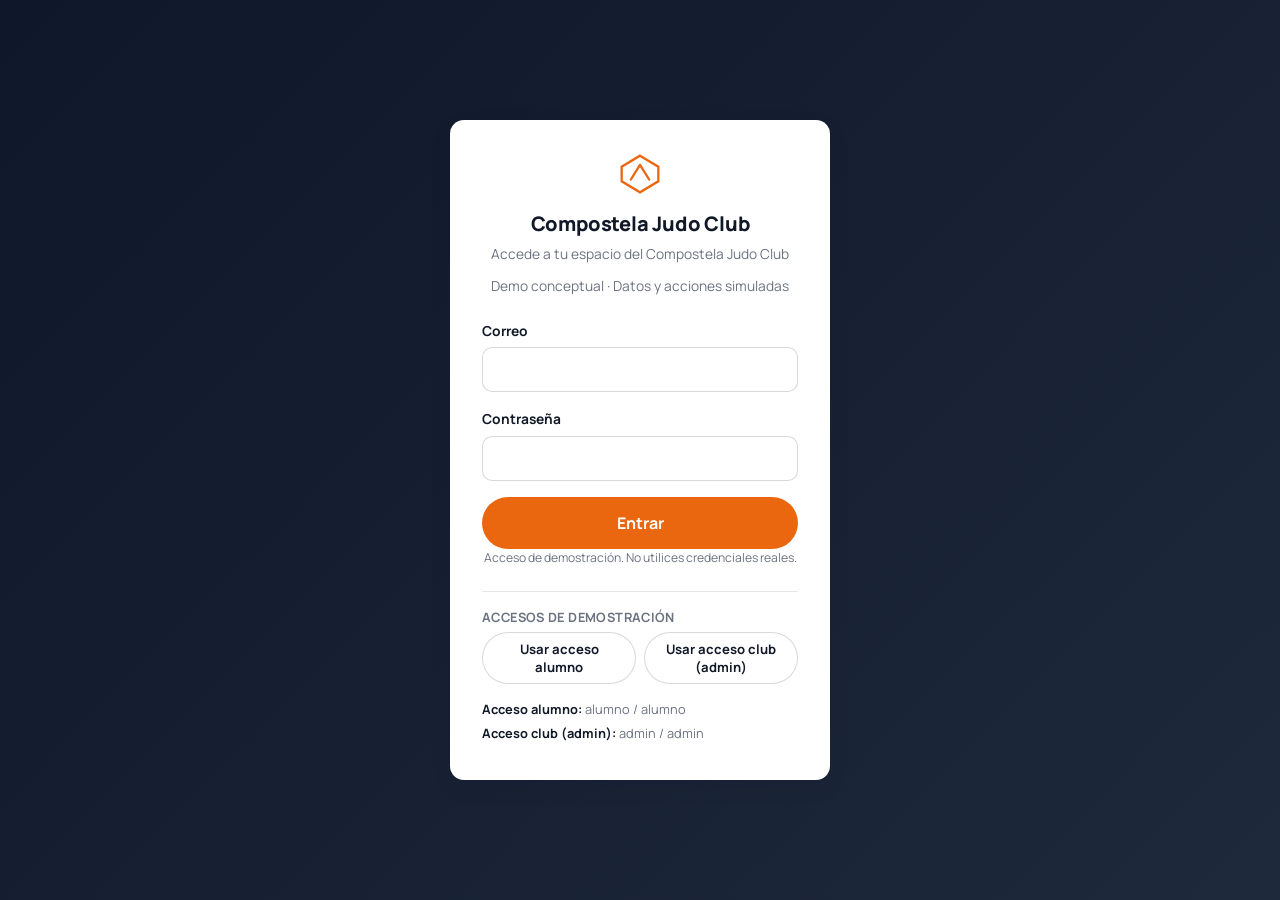
<file: clientes/compostela-judo/index.html>
<!doctype html>
<html lang="es">
<head>
<meta charset="UTF-8">
<meta name="viewport" content="width=device-width, initial-scale=1">
<title>Centro Deportivo Compostela Judo Club | Reservas</title>
<meta name="description" content="Reserva clases de judo y actividades deportivas en Os Tilos (Teo) y Santiago de Compostela. App de reservas, horarios y seguimiento. Demo conceptual de 279studio.">
<meta name="robots" content="noindex">
<meta name="theme-color" content="#0f172a">
<link rel="icon" href="favicon.svg" type="image/svg+xml">
<meta property="og:type" content="website">
<meta property="og:site_name" content="279studio">
<meta property="og:locale" content="es_ES">
<meta property="og:title" content="Centro Deportivo Compostela Judo Club | Reservas">
<meta property="og:description" content="App de reservas de judo y actividades deportivas en Santiago y Os Tilos. Demo conceptual de 279studio.">
<link rel="preconnect" href="https://fonts.googleapis.com">
<link rel="preconnect" href="https://fonts.gstatic.com" crossorigin>
<link href="https://fonts.googleapis.com/css2?family=Manrope:wght@500;600;700;800&display=swap" rel="stylesheet">
<link rel="stylesheet" href="styles.css">
</head>
<body>
<a href="#viewRoot" class="skip-link">Saltar al contenido</a>

<div class="login-screen" id="loginScreen">
  <div class="login-card">
    <span class="brand-badge" aria-hidden="true">
      <svg viewBox="0 0 48 48" aria-hidden="true"><path d="M24 4 L44 16 L44 32 L24 44 L4 32 L4 16 Z" fill="none" stroke="currentColor" stroke-width="2.5"/><path d="M14 30 L24 14 L34 30" fill="none" stroke="currentColor" stroke-width="2.5" stroke-linecap="round" stroke-linejoin="round"/></svg>
    </span>
    <h1>Compostela Judo Club</h1>
    <p class="login-sub">Accede a tu espacio del Compostela Judo Club</p>
    <p class="login-sub login-sub-demo">Demo conceptual · Datos y acciones simuladas</p>
    <form id="loginForm" novalidate>
      <div class="field">
        <label for="li-email">Correo</label>
        <input id="li-email" type="text" autocomplete="username" required>
      </div>
      <div class="field">
        <label for="li-pass">Contraseña</label>
        <input id="li-pass" type="password" autocomplete="current-password" required>
      </div>
      <p class="login-error" id="loginError" hidden>Correo o contraseña incorrectos (demo).</p>
      <button type="submit" class="btn btn-primary btn-block btn-lg">Entrar</button>
    </form>
    <p class="login-demo-note">Acceso de demostración. No utilices credenciales reales.</p>
    <div class="login-hint">
      <p class="login-hint-title">Accesos de demostración</p>
      <div class="login-quickfill">
        <button type="button" class="btn btn-outline btn-sm" data-fill="alumno">Usar acceso alumno</button>
        <button type="button" class="btn btn-outline btn-sm" data-fill="admin">Usar acceso club (admin)</button>
      </div>
      <p><strong>Acceso alumno:</strong> alumno / alumno</p>
      <p><strong>Acceso club (admin):</strong> admin / admin</p>
    </div>
  </div>
</div>

<div class="app-shell" id="appShell" hidden>
  <aside class="sidebar" aria-label="Navegación principal">
    <div class="sidebar-brand">
      <span class="brand-badge" aria-hidden="true">
        <svg viewBox="0 0 48 48" aria-hidden="true"><path d="M24 4 L44 16 L44 32 L24 44 L4 32 L4 16 Z" fill="none" stroke="currentColor" stroke-width="2.5"/><path d="M14 30 L24 14 L34 30" fill="none" stroke="currentColor" stroke-width="2.5" stroke-linecap="round" stroke-linejoin="round"/></svg>
      </span>
      <span class="brand-text">
        <span class="brand-name">Compostela Judo Club</span>
        <span class="brand-sub" id="sidebarRoleLabel">279 · demo de app</span>
      </span>
    </div>

    <nav class="sidebar-nav" id="sidebarNav" aria-label="Vistas principales"></nav>

    <p class="sidebar-note">Demo conceptual · Datos y acciones simuladas</p>
  </aside>

  <div class="app-main">
    <header class="topbar">
      <button type="button" class="topbar-back" id="topbarBack" hidden aria-label="Volver">
        <svg viewBox="0 0 24 24" aria-hidden="true"><path d="M15 5 L8 12 L15 19" fill="none" stroke="currentColor" stroke-width="2" stroke-linecap="round" stroke-linejoin="round"/></svg>
      </button>
      <h1 class="topbar-title" id="topbarTitle">Inicio</h1>
      <span class="topbar-badge">Demo conceptual</span>
      <button type="button" class="topbar-logout" id="topbarLogout" aria-label="Cerrar sesión">
        <svg viewBox="0 0 24 24" aria-hidden="true"><path d="M9 5 H6 a2 2 0 0 0 -2 2 v10 a2 2 0 0 0 2 2 h3" fill="none" stroke="currentColor" stroke-width="2" stroke-linecap="round" stroke-linejoin="round"/><path d="M15 12 H21 M18 9 L21 12 L18 15" fill="none" stroke="currentColor" stroke-width="2" stroke-linecap="round" stroke-linejoin="round"/></svg>
      </button>
    </header>

    <main id="viewRoot" class="view-root" tabindex="-1"></main>
  </div>

  <nav class="bottom-nav" id="bottomNav" aria-label="Navegación"></nav>
</div>

<div class="toast" id="toast" role="status" aria-live="polite" hidden></div>

<div class="modal-overlay" id="modalOverlay" hidden>
  <div class="modal" id="modalBody" role="dialog" aria-modal="true" aria-labelledby="modalTitle"></div>
</div>

<script src="data.js"></script>
<script src="app.js"></script>
</body>
</html>
</file>
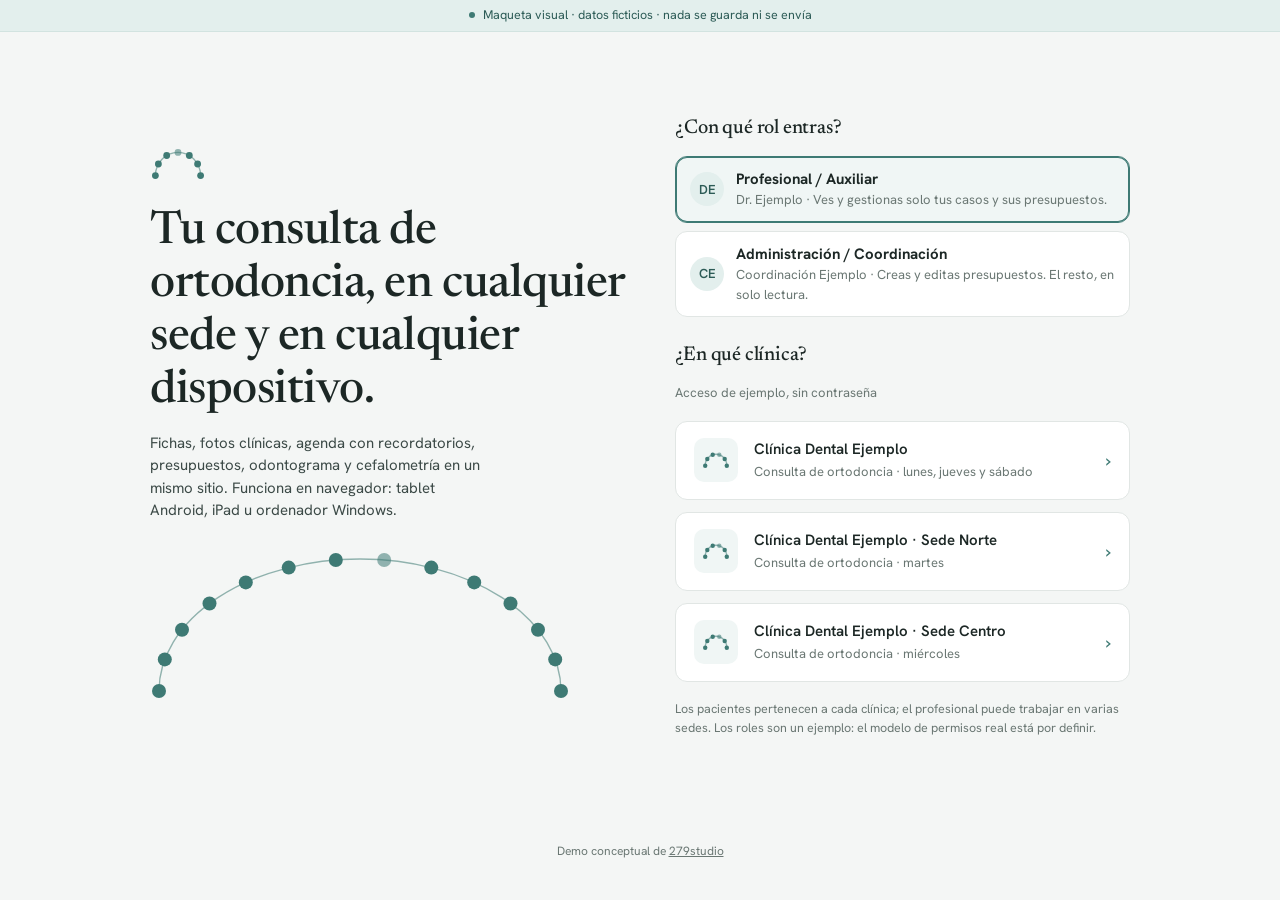
<file: clientes/ortodoncia/index.html>
<!DOCTYPE html>
<html lang="es">
<head>
<meta charset="UTF-8">
<meta name="viewport" content="width=device-width, initial-scale=1">
<title>Ortodoncia · Demo visual</title>
<meta name="description" content="Maqueta navegable de gestión para clínicas de ortodoncia. Demo visual de 279studio: sin backend, datos ficticios.">
<meta name="robots" content="noindex">
<link rel="icon" href="favicon.svg" type="image/svg+xml">
<link rel="preconnect" href="https://fonts.googleapis.com">
<link rel="preconnect" href="https://fonts.gstatic.com" crossorigin>
<link href="https://fonts.googleapis.com/css2?family=Newsreader:opsz,wght@6..72,400;6..72,500;6..72,600&family=Hanken+Grotesk:wght@400;500;600&display=swap" rel="stylesheet">
<link rel="stylesheet" href="styles.css">
</head>
<body>
  <div class="demo-ribbon" role="note">
    <span class="dot" aria-hidden="true"></span>
    Maqueta visual · datos ficticios · nada se guarda ni se envía
  </div>
  <div id="app"></div>
  <footer class="studio-foot">Demo conceptual de <a href="https://279studio.com" target="_blank" rel="noopener">279studio</a></footer>
  <script src="app.js"></script>
</body>
</html>
</file>
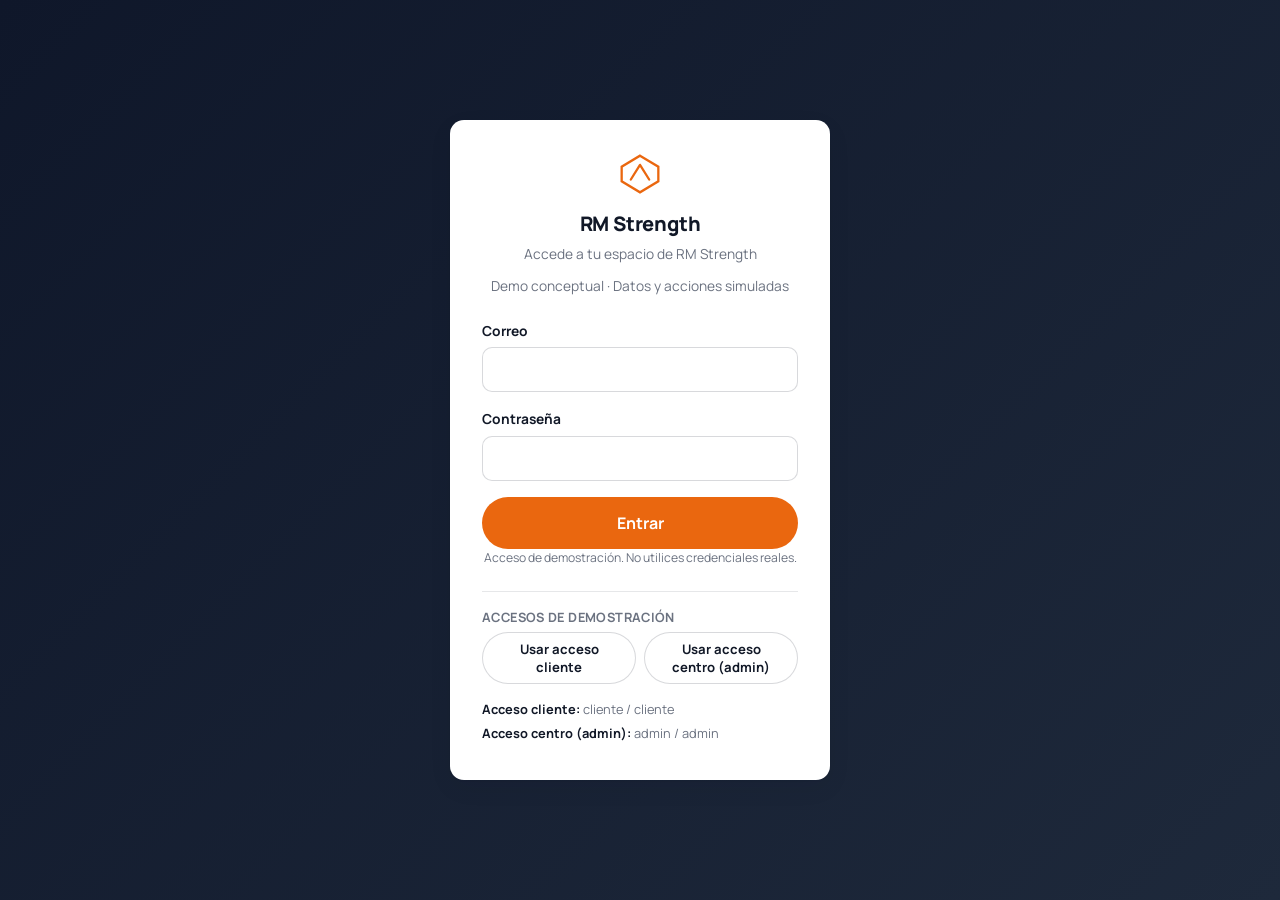
<file: clientes/rm-strength/index.html>
<!doctype html>
<html lang="es">
<head>
<meta charset="UTF-8">
<meta name="viewport" content="width=device-width, initial-scale=1">
<title>RM Strength | Reservas de entrenamiento personal</title>
<meta name="description" content="Reserva sesiones de entrenamiento personal en Mera-Serantes (Oleiros). App de reservas, seguimiento de objetivos y agenda. Demo conceptual de 279studio.">
<meta name="robots" content="noindex">
<meta name="theme-color" content="#0f172a">
<link rel="icon" href="favicon.svg" type="image/svg+xml">
<meta property="og:type" content="website">
<meta property="og:site_name" content="279studio">
<meta property="og:locale" content="es_ES">
<meta property="og:title" content="RM Strength | Reservas de entrenamiento personal">
<meta property="og:description" content="App de reservas de entrenamiento personal en Mera-Serantes (Oleiros). Demo conceptual de 279studio.">
<link rel="preconnect" href="https://fonts.googleapis.com">
<link rel="preconnect" href="https://fonts.gstatic.com" crossorigin>
<link href="https://fonts.googleapis.com/css2?family=Manrope:wght@500;600;700;800&display=swap" rel="stylesheet">
<link rel="stylesheet" href="styles.css">
</head>
<body>
<a href="#viewRoot" class="skip-link">Saltar al contenido</a>

<div class="login-screen" id="loginScreen">
  <div class="login-card">
    <span class="brand-badge" aria-hidden="true">
      <svg viewBox="0 0 48 48" aria-hidden="true"><path d="M24 4 L44 16 L44 32 L24 44 L4 32 L4 16 Z" fill="none" stroke="currentColor" stroke-width="2.5"/><path d="M14 30 L24 14 L34 30" fill="none" stroke="currentColor" stroke-width="2.5" stroke-linecap="round" stroke-linejoin="round"/></svg>
    </span>
    <h1>RM Strength</h1>
    <p class="login-sub">Accede a tu espacio de RM Strength</p>
    <p class="login-sub login-sub-demo">Demo conceptual · Datos y acciones simuladas</p>
    <form id="loginForm" novalidate>
      <div class="field">
        <label for="li-email">Correo</label>
        <input id="li-email" type="text" autocomplete="username" required>
      </div>
      <div class="field">
        <label for="li-pass">Contraseña</label>
        <input id="li-pass" type="password" autocomplete="current-password" required>
      </div>
      <p class="login-error" id="loginError" hidden>Correo o contraseña incorrectos (demo).</p>
      <button type="submit" class="btn btn-primary btn-block btn-lg">Entrar</button>
    </form>
    <p class="login-demo-note">Acceso de demostración. No utilices credenciales reales.</p>
    <div class="login-hint">
      <p class="login-hint-title">Accesos de demostración</p>
      <div class="login-quickfill">
        <button type="button" class="btn btn-outline btn-sm" data-fill="cliente">Usar acceso cliente</button>
        <button type="button" class="btn btn-outline btn-sm" data-fill="admin">Usar acceso centro (admin)</button>
      </div>
      <p><strong>Acceso cliente:</strong> cliente / cliente</p>
      <p><strong>Acceso centro (admin):</strong> admin / admin</p>
    </div>
  </div>
</div>

<div class="app-shell" id="appShell" hidden>
  <aside class="sidebar" aria-label="Navegación principal">
    <div class="sidebar-brand">
      <span class="brand-badge" aria-hidden="true">
        <svg viewBox="0 0 48 48" aria-hidden="true"><path d="M24 4 L44 16 L44 32 L24 44 L4 32 L4 16 Z" fill="none" stroke="currentColor" stroke-width="2.5"/><path d="M14 30 L24 14 L34 30" fill="none" stroke="currentColor" stroke-width="2.5" stroke-linecap="round" stroke-linejoin="round"/></svg>
      </span>
      <span class="brand-text">
        <span class="brand-name">RM Strength</span>
        <span class="brand-sub" id="sidebarRoleLabel">279 · demo de app</span>
      </span>
    </div>

    <nav class="sidebar-nav" id="sidebarNav" aria-label="Vistas principales"></nav>

    <p class="sidebar-note">Demo conceptual · Datos y acciones simuladas</p>
  </aside>

  <div class="app-main">
    <header class="topbar">
      <button type="button" class="topbar-back" id="topbarBack" hidden aria-label="Volver">
        <svg viewBox="0 0 24 24" aria-hidden="true"><path d="M15 5 L8 12 L15 19" fill="none" stroke="currentColor" stroke-width="2" stroke-linecap="round" stroke-linejoin="round"/></svg>
      </button>
      <h1 class="topbar-title" id="topbarTitle">Inicio</h1>
      <span class="topbar-badge">Demo conceptual</span>
      <button type="button" class="topbar-logout" id="topbarLogout" aria-label="Cerrar sesión">
        <svg viewBox="0 0 24 24" aria-hidden="true"><path d="M9 5 H6 a2 2 0 0 0 -2 2 v10 a2 2 0 0 0 2 2 h3" fill="none" stroke="currentColor" stroke-width="2" stroke-linecap="round" stroke-linejoin="round"/><path d="M15 12 H21 M18 9 L21 12 L18 15" fill="none" stroke="currentColor" stroke-width="2" stroke-linecap="round" stroke-linejoin="round"/></svg>
      </button>
    </header>

    <main id="viewRoot" class="view-root" tabindex="-1"></main>
  </div>

  <nav class="bottom-nav" id="bottomNav" aria-label="Navegación"></nav>
</div>

<div class="toast" id="toast" role="status" aria-live="polite" hidden></div>

<div class="modal-overlay" id="modalOverlay" hidden>
  <div class="modal" id="modalBody" role="dialog" aria-modal="true" aria-labelledby="modalTitle"></div>
</div>

<script src="data.js"></script>
<script src="app.js"></script>
</body>
</html>
</file>
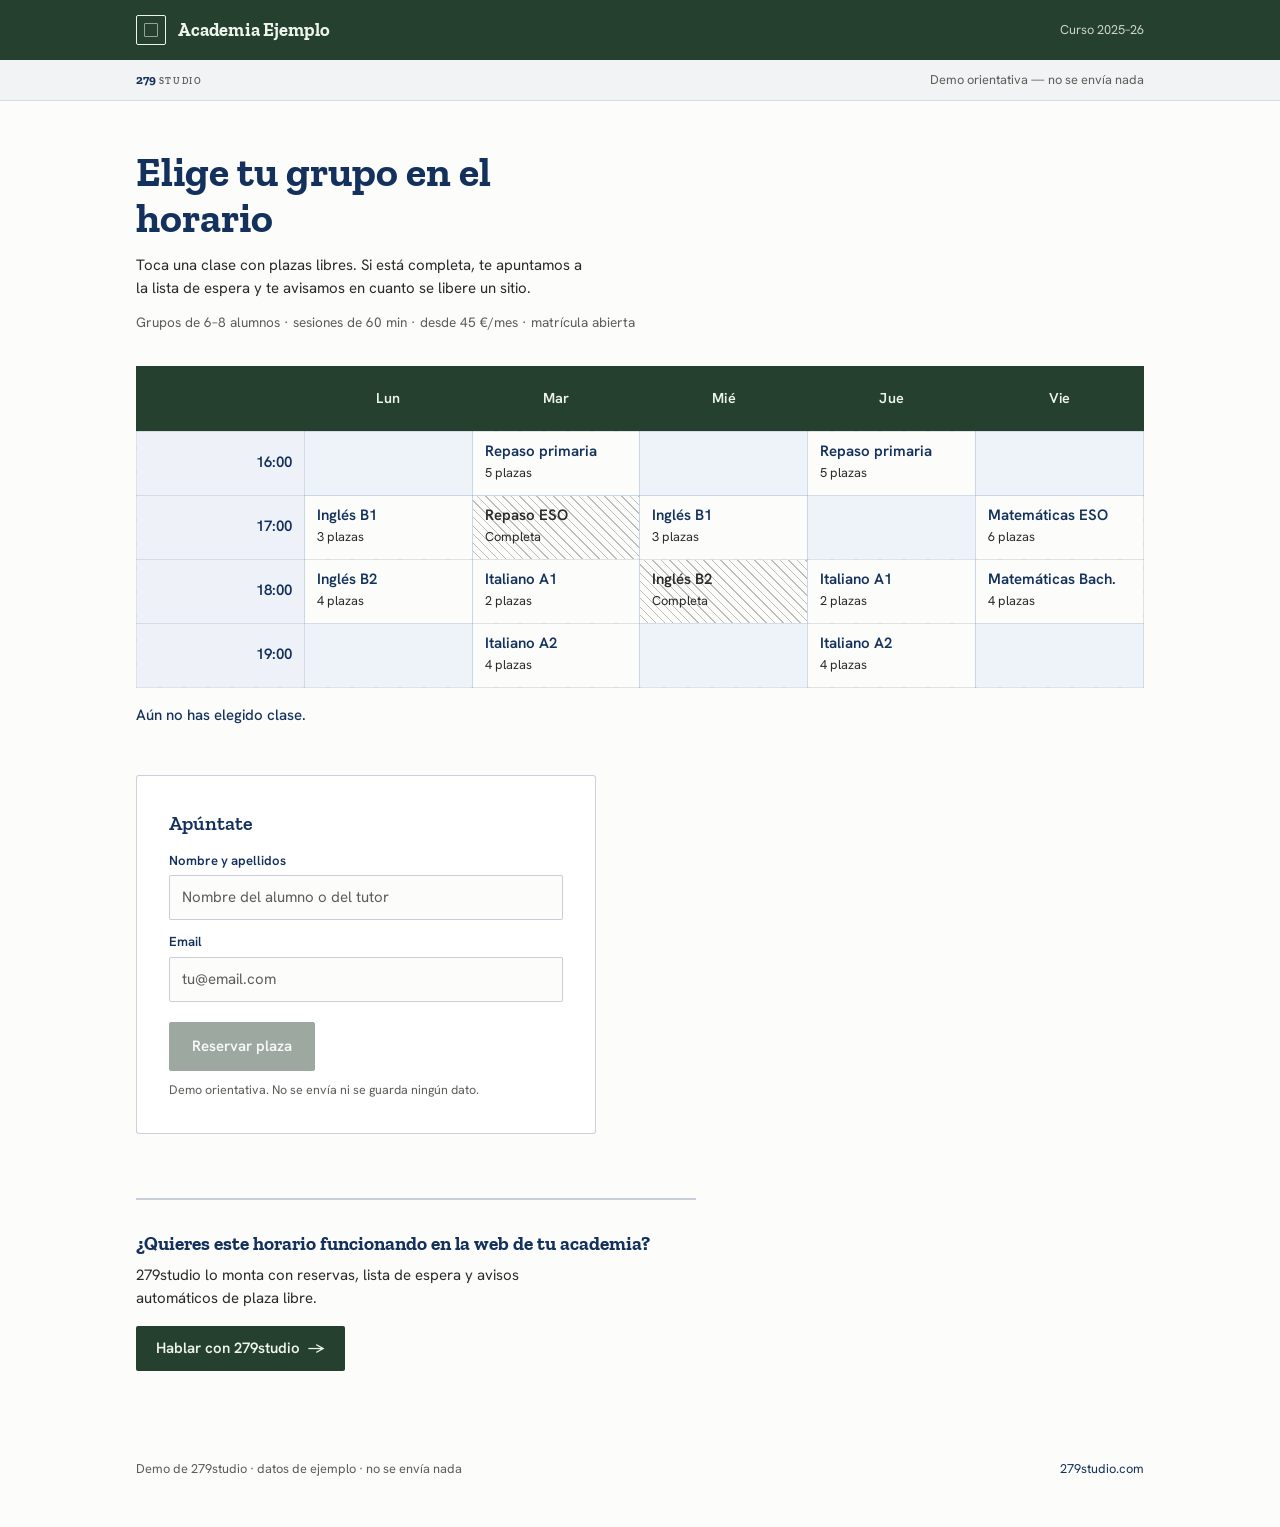
<file: genericas/academia/index.html>
<!doctype html>
<html lang="es">
<head>
<meta charset="UTF-8">
<meta name="viewport" content="width=device-width, initial-scale=1">
<title>Academia Ejemplo · Reserva de clases</title>
<meta name="description" content="Demo orientativa: elige tu grupo en el horario de la academia y reserva plaza. Datos de ejemplo, no se envía nada.">
<meta name="robots" content="noindex">
<meta name="theme-color" content="#26402f">
<link rel="icon" href="/favicon.svg" type="image/svg+xml">
<meta property="og:type" content="website">
<meta property="og:site_name" content="279studio">
<meta property="og:locale" content="es_ES">
<meta property="og:title" content="Academia Ejemplo · Reserva de clases">
<meta property="og:description" content="Demo orientativa de 279studio: elige tu grupo en el horario y reserva plaza. Datos de ejemplo, no se envía nada.">
<link rel="preconnect" href="https://fonts.googleapis.com">
<link rel="preconnect" href="https://fonts.gstatic.com" crossorigin>
<link href="https://fonts.googleapis.com/css2?family=Zilla+Slab:wght@500;600;700&family=Hanken+Grotesk:wght@400;500;600;700&display=swap" rel="stylesheet">
<link rel="stylesheet" href="/genericas/academia/styles.css">
</head>
<body>
<a href="#contenido" class="skip-link">Saltar al contenido</a>

<header class="masthead">
  <div class="wrap masthead-row">
    <span class="brand">
      <!-- LOGO PLACEHOLDER — sustituir por el logotipo real del cliente -->
      <span class="brand-badge" aria-hidden="true"></span>
      <span class="brand-name">Academia Ejemplo</span>
    </span>
    <span class="term">Curso 2025–26</span>
  </div>
</header>

<div class="demo-band">
  <div class="wrap db-inner">
    <!-- LOGO PLACEHOLDER — marca 279studio (provisional) -->
    <span class="db-mark">279<span>STUDIO</span></span>
    <span class="db-note">Demo orientativa — no se envía nada</span>
  </div>
</div>

<main id="contenido" class="wrap">
  <h1>Elige tu grupo en el horario</h1>
  <p class="intro">Toca una clase con plazas libres. Si está completa, te apuntamos a la lista de espera y te avisamos en cuanto se libere un sitio.</p>
  <p class="facts">Grupos de 6–8 alumnos · sesiones de 60 min · desde 45 €/mes · matrícula abierta</p>

  <div class="daybar" role="tablist" aria-label="Día de la semana">
    <button type="button" role="tab" aria-selected="true" data-day="lun">Lunes</button>
    <button type="button" role="tab" aria-selected="false" data-day="mar">Martes</button>
    <button type="button" role="tab" aria-selected="false" data-day="mie">Miércoles</button>
    <button type="button" role="tab" aria-selected="false" data-day="jue">Jueves</button>
    <button type="button" role="tab" aria-selected="false" data-day="vie">Viernes</button>
  </div>

  <table class="timetable sheet" data-day="lun">
    <caption class="vh">Horario semanal de clases. Elige una clase para reservar plaza; las clases completas te apuntan a la lista de espera.</caption>
    <thead>
      <tr>
        <td class="corner" aria-hidden="true"></td>
        <th scope="col" class="col c-lun">Lun</th>
        <th scope="col" class="col c-mar">Mar</th>
        <th scope="col" class="col c-mie">Mié</th>
        <th scope="col" class="col c-jue">Jue</th>
        <th scope="col" class="col c-vie">Vie</th>
      </tr>
    </thead>
    <tbody>
      <tr>
        <th scope="row">16:00</th>
        <td class="c-lun"></td>
        <td class="c-mar">
          <button type="button" class="class-btn" aria-pressed="false" data-full="false"
            aria-label="Repaso primaria, martes 16:00, 5 plazas libres. Reservar plaza."
            data-label="Repaso primaria · martes 16:00 · 5 plazas libres">
            <span class="cb-name">Repaso primaria</span><span class="cb-meta">5 plazas</span>
            <svg class="tick" viewBox="0 0 24 24" aria-hidden="true"><path d="M4 13l5 5L20 6"/></svg>
          </button>
        </td>
        <td class="c-mie"></td>
        <td class="c-jue">
          <button type="button" class="class-btn" aria-pressed="false" data-full="false"
            aria-label="Repaso primaria, jueves 16:00, 5 plazas libres. Reservar plaza."
            data-label="Repaso primaria · jueves 16:00 · 5 plazas libres">
            <span class="cb-name">Repaso primaria</span><span class="cb-meta">5 plazas</span>
            <svg class="tick" viewBox="0 0 24 24" aria-hidden="true"><path d="M4 13l5 5L20 6"/></svg>
          </button>
        </td>
        <td class="c-vie"></td>
      </tr>
      <tr>
        <th scope="row">17:00</th>
        <td class="c-lun">
          <button type="button" class="class-btn" aria-pressed="false" data-full="false"
            aria-label="Inglés B1, lunes 17:00, 3 plazas libres. Reservar plaza."
            data-label="Inglés B1 · lunes 17:00 · 3 plazas libres">
            <span class="cb-name">Inglés B1</span><span class="cb-meta">3 plazas</span>
            <svg class="tick" viewBox="0 0 24 24" aria-hidden="true"><path d="M4 13l5 5L20 6"/></svg>
          </button>
        </td>
        <td class="c-mar">
          <button type="button" class="class-btn full" aria-pressed="false" data-full="true"
            aria-label="Repaso ESO, martes 17:00. Clase completa: al reservar te apuntamos a la lista de espera."
            data-label="Repaso ESO · martes 17:00 · completa, lista de espera">
            <span class="cb-name">Repaso ESO</span><span class="cb-meta">Completa</span>
            <svg class="tick" viewBox="0 0 24 24" aria-hidden="true"><path d="M4 13l5 5L20 6"/></svg>
          </button>
        </td>
        <td class="c-mie">
          <button type="button" class="class-btn" aria-pressed="false" data-full="false"
            aria-label="Inglés B1, miércoles 17:00, 3 plazas libres. Reservar plaza."
            data-label="Inglés B1 · miércoles 17:00 · 3 plazas libres">
            <span class="cb-name">Inglés B1</span><span class="cb-meta">3 plazas</span>
            <svg class="tick" viewBox="0 0 24 24" aria-hidden="true"><path d="M4 13l5 5L20 6"/></svg>
          </button>
        </td>
        <td class="c-jue"></td>
        <td class="c-vie">
          <button type="button" class="class-btn" aria-pressed="false" data-full="false"
            aria-label="Matemáticas ESO, viernes 17:00, 6 plazas libres. Reservar plaza."
            data-label="Matemáticas ESO · viernes 17:00 · 6 plazas libres">
            <span class="cb-name">Matemáticas ESO</span><span class="cb-meta">6 plazas</span>
            <svg class="tick" viewBox="0 0 24 24" aria-hidden="true"><path d="M4 13l5 5L20 6"/></svg>
          </button>
        </td>
      </tr>
      <tr>
        <th scope="row">18:00</th>
        <td class="c-lun">
          <button type="button" class="class-btn" aria-pressed="false" data-full="false"
            aria-label="Inglés B2, lunes 18:00, 4 plazas libres. Reservar plaza."
            data-label="Inglés B2 · lunes 18:00 · 4 plazas libres">
            <span class="cb-name">Inglés B2</span><span class="cb-meta">4 plazas</span>
            <svg class="tick" viewBox="0 0 24 24" aria-hidden="true"><path d="M4 13l5 5L20 6"/></svg>
          </button>
        </td>
        <td class="c-mar">
          <button type="button" class="class-btn" aria-pressed="false" data-full="false"
            aria-label="Italiano A1, martes 18:00, 2 plazas libres. Reservar plaza."
            data-label="Italiano A1 · martes 18:00 · 2 plazas libres">
            <span class="cb-name">Italiano A1</span><span class="cb-meta">2 plazas</span>
            <svg class="tick" viewBox="0 0 24 24" aria-hidden="true"><path d="M4 13l5 5L20 6"/></svg>
          </button>
        </td>
        <td class="c-mie">
          <button type="button" class="class-btn full" aria-pressed="false" data-full="true"
            aria-label="Inglés B2, miércoles 18:00. Clase completa: al reservar te apuntamos a la lista de espera."
            data-label="Inglés B2 · miércoles 18:00 · completa, lista de espera">
            <span class="cb-name">Inglés B2</span><span class="cb-meta">Completa</span>
            <svg class="tick" viewBox="0 0 24 24" aria-hidden="true"><path d="M4 13l5 5L20 6"/></svg>
          </button>
        </td>
        <td class="c-jue">
          <button type="button" class="class-btn" aria-pressed="false" data-full="false"
            aria-label="Italiano A1, jueves 18:00, 2 plazas libres. Reservar plaza."
            data-label="Italiano A1 · jueves 18:00 · 2 plazas libres">
            <span class="cb-name">Italiano A1</span><span class="cb-meta">2 plazas</span>
            <svg class="tick" viewBox="0 0 24 24" aria-hidden="true"><path d="M4 13l5 5L20 6"/></svg>
          </button>
        </td>
        <td class="c-vie">
          <button type="button" class="class-btn" aria-pressed="false" data-full="false"
            aria-label="Matemáticas Bachillerato, viernes 18:00, 4 plazas libres. Reservar plaza."
            data-label="Matemáticas Bachillerato · viernes 18:00 · 4 plazas libres">
            <span class="cb-name">Matemáticas Bach.</span><span class="cb-meta">4 plazas</span>
            <svg class="tick" viewBox="0 0 24 24" aria-hidden="true"><path d="M4 13l5 5L20 6"/></svg>
          </button>
        </td>
      </tr>
      <tr>
        <th scope="row">19:00</th>
        <td class="c-lun"></td>
        <td class="c-mar">
          <button type="button" class="class-btn" aria-pressed="false" data-full="false"
            aria-label="Italiano A2, martes 19:00, 4 plazas libres. Reservar plaza."
            data-label="Italiano A2 · martes 19:00 · 4 plazas libres">
            <span class="cb-name">Italiano A2</span><span class="cb-meta">4 plazas</span>
            <svg class="tick" viewBox="0 0 24 24" aria-hidden="true"><path d="M4 13l5 5L20 6"/></svg>
          </button>
        </td>
        <td class="c-mie"></td>
        <td class="c-jue">
          <button type="button" class="class-btn" aria-pressed="false" data-full="false"
            aria-label="Italiano A2, jueves 19:00, 4 plazas libres. Reservar plaza."
            data-label="Italiano A2 · jueves 19:00 · 4 plazas libres">
            <span class="cb-name">Italiano A2</span><span class="cb-meta">4 plazas</span>
            <svg class="tick" viewBox="0 0 24 24" aria-hidden="true"><path d="M4 13l5 5L20 6"/></svg>
          </button>
        </td>
        <td class="c-vie"></td>
      </tr>
    </tbody>
  </table>

  <p class="selected" id="selected" aria-live="polite">Aún no has elegido clase.</p>

  <form class="signup" id="signup" novalidate>
    <h2>Apúntate</h2>
    <div class="field">
      <label for="nombre">Nombre y apellidos</label>
      <input id="nombre" name="nombre" type="text" autocomplete="name" required placeholder="Nombre del alumno o del tutor">
    </div>
    <div class="field">
      <label for="email">Email</label>
      <input id="email" name="email" type="email" autocomplete="email" required placeholder="tu@email.com">
    </div>
    <button type="submit" class="btn-book" id="book" data-done="Plaza guardada" disabled>Reservar plaza</button>
    <p class="disclaimer">Demo orientativa. No se envía ni se guarda ningún dato.</p>

    <div class="confirm" id="confirm" hidden>
      <p class="confirm-title" id="confirm-title">Plaza guardada</p>
      <p id="confirm-body">Te escribiríamos por email para confirmar el grupo y el material. En esta demo no se envía nada.</p>
    </div>
  </form>

  <section class="cta-strip" aria-labelledby="cta-h">
    <p class="cta-q" id="cta-h">¿Quieres este horario funcionando en la web de tu academia?</p>
    <p class="cta-sub">279studio lo monta con reservas, lista de espera y avisos automáticos de plaza libre.</p>
    <a class="cta-link" href="https://279studio.com" target="_blank" rel="noopener">Hablar con 279studio <span aria-hidden="true">&rarr;</span></a>
  </section>
</main>

<footer class="wrap foot">
  <span>Demo de 279studio · datos de ejemplo · no se envía nada</span>
  <a href="https://279studio.com" target="_blank" rel="noopener">279studio.com</a>
</footer>

<script src="/genericas/academia/app.js"></script>
</body>
</html>
</file>
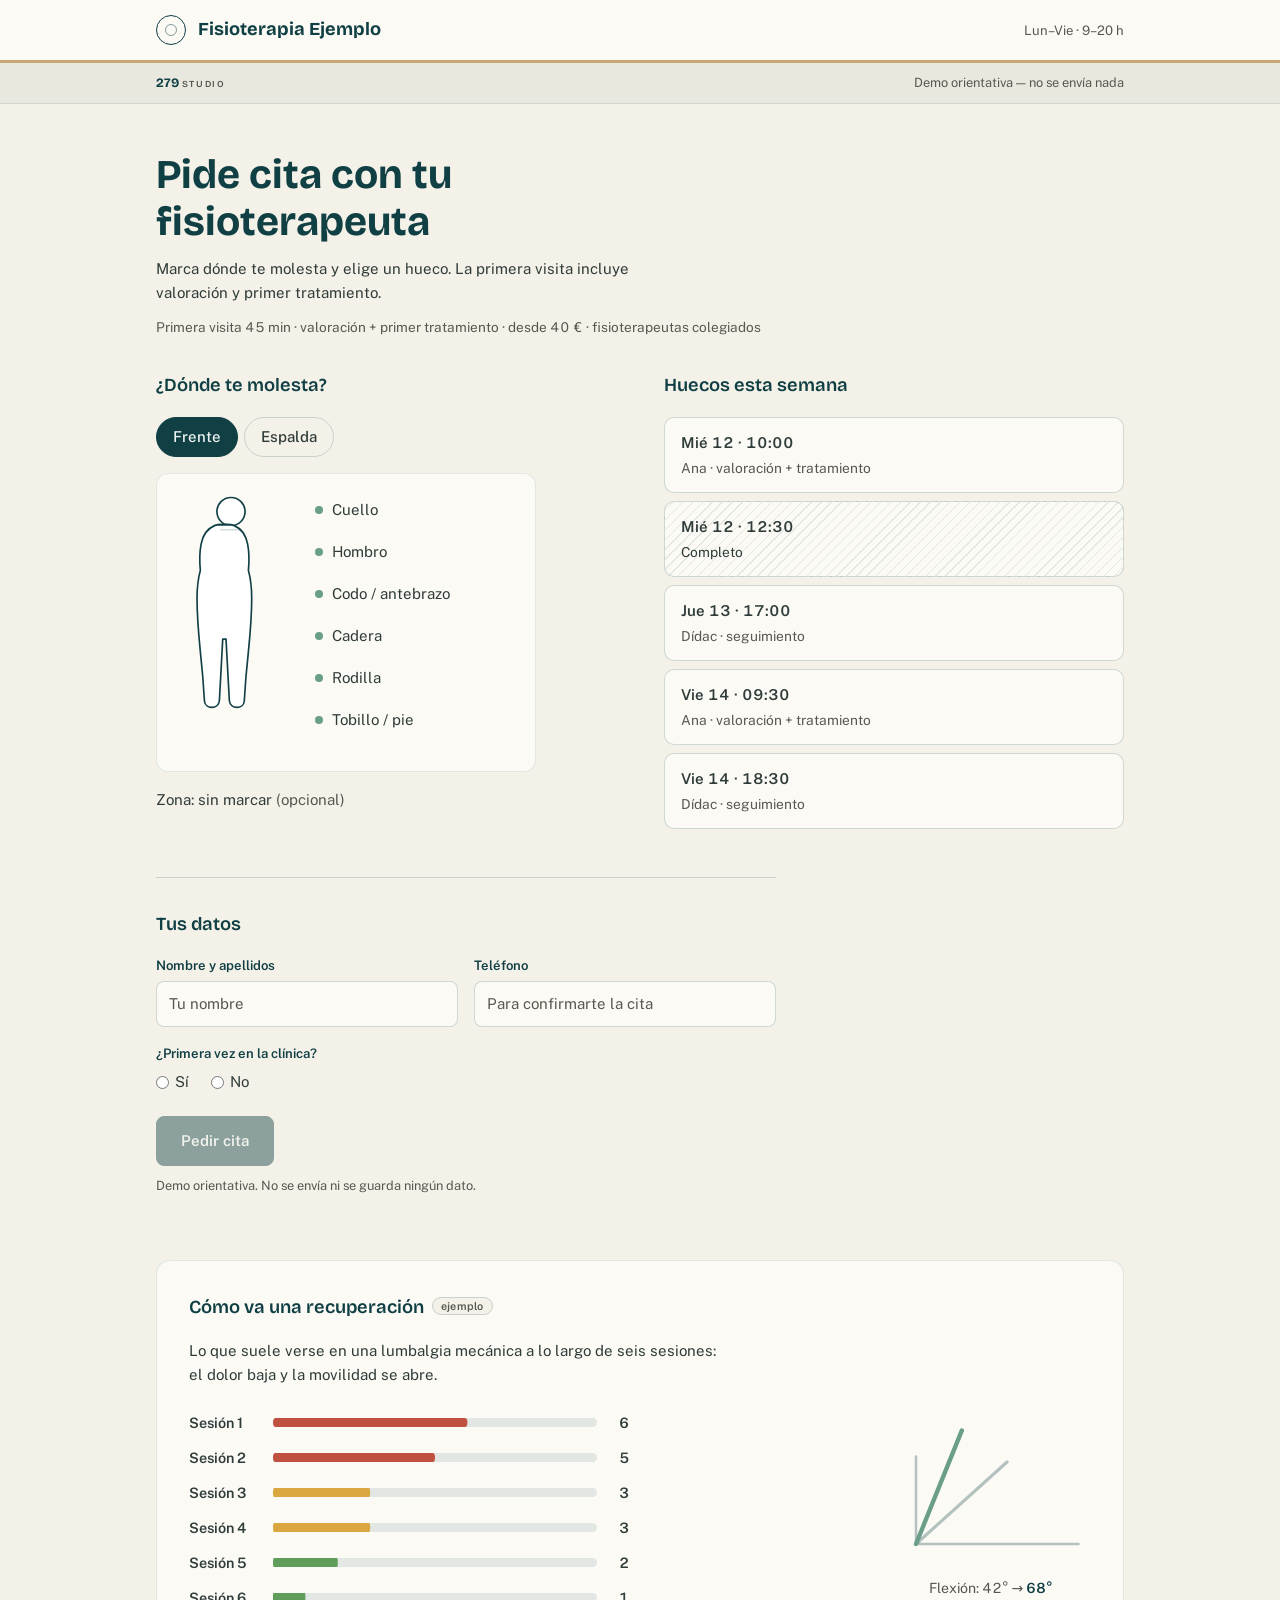
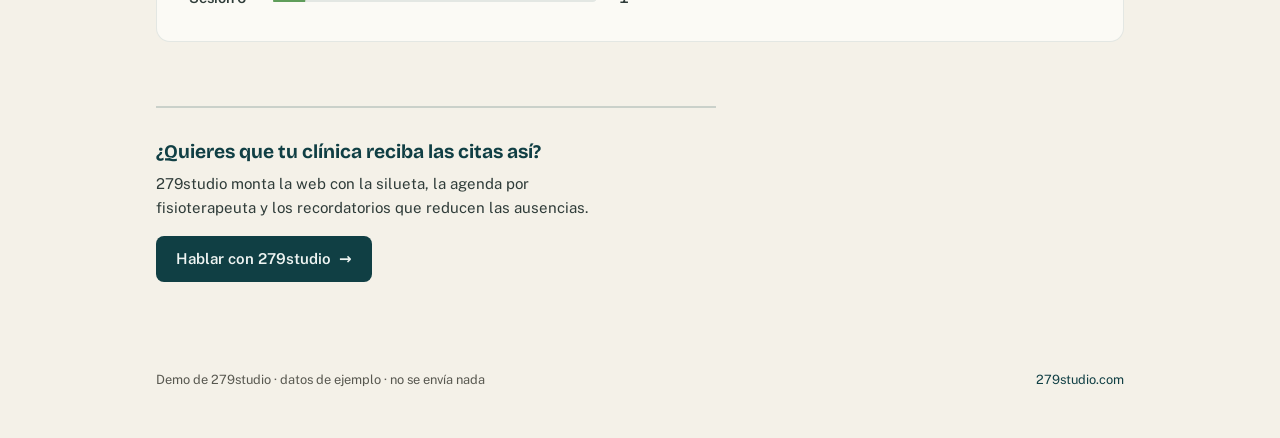
<file: genericas/clinica/index.html>
<!doctype html>
<html lang="es">
<head>
<meta charset="UTF-8">
<meta name="viewport" content="width=device-width, initial-scale=1">
<title>Fisioterapia Ejemplo · Pedir cita</title>
<meta name="description" content="Demo orientativa: marca dónde te molesta y elige un hueco con tu fisioterapeuta. Datos de ejemplo, no se envía nada.">
<meta name="robots" content="noindex">
<meta name="theme-color" content="#12494e">
<link rel="icon" href="/favicon.svg" type="image/svg+xml">
<meta property="og:type" content="website">
<meta property="og:site_name" content="279studio">
<meta property="og:locale" content="es_ES">
<meta property="og:title" content="Fisioterapia Ejemplo · Pedir cita">
<meta property="og:description" content="Demo orientativa de 279studio: marca dónde te molesta y elige hueco con tu fisioterapeuta. Datos de ejemplo, no se envía nada.">
<link rel="preconnect" href="https://fonts.googleapis.com">
<link rel="preconnect" href="https://fonts.gstatic.com" crossorigin>
<link href="https://fonts.googleapis.com/css2?family=Bricolage+Grotesque:opsz,wght@12..48,600;12..48,700&family=Public+Sans:wght@400;500;600&display=swap" rel="stylesheet">
<link rel="stylesheet" href="/genericas/clinica/styles.css">
</head>
<body>
<a href="#contenido" class="skip-link">Saltar al contenido</a>

<header class="masthead">
  <div class="wrap masthead-row">
    <span class="brand">
      <!-- LOGO PLACEHOLDER — sustituir por el logotipo real del cliente -->
      <span class="brand-badge" aria-hidden="true"></span>
      <span class="brand-name">Fisioterapia Ejemplo</span>
    </span>
    <span class="hours">Lun–Vie · 9–20 h</span>
  </div>
</header>

<div class="demo-band">
  <div class="wrap db-inner">
    <!-- LOGO PLACEHOLDER — marca 279studio (provisional) -->
    <span class="db-mark">279<span>STUDIO</span></span>
    <span class="db-note">Demo orientativa — no se envía nada</span>
  </div>
</div>

<main id="contenido" class="wrap">
  <h1>Pide cita con tu fisioterapeuta</h1>
  <p class="intro">Marca dónde te molesta y elige un hueco. La primera visita incluye valoración y primer tratamiento.</p>
  <p class="facts">Primera visita 45 min · valoración + primer tratamiento · desde 40 € · fisioterapeutas colegiados</p>

  <div class="cols">
    <section class="panel" aria-labelledby="h-zona">
      <h2 id="h-zona">¿Dónde te molesta?</h2>

      <div class="side-toggle" role="group" aria-label="Vista del cuerpo">
        <button type="button" data-side="frente" aria-pressed="true">Frente</button>
        <button type="button" data-side="espalda" aria-pressed="false">Espalda</button>
      </div>

      <div class="figure" data-side="frente">
        <svg class="body" viewBox="0 0 140 320" aria-hidden="true">
          <circle class="body-head" cx="70" cy="26" r="17"/>
          <path class="body-fill" d="M70 42c-9 0-13-2-20 1-9 4-14 11-16 22-2 10-2 22-1 32-3 11-4 22-4 34 0 20 2 44 4 64 2 18 4 42 5 60 1 10 17 10 18-1l4-74 4 0 4 74c1 11 17 11 18 1 1-18 3-42 5-60 2-20 4-44 4-64 0-12-1-23-4-34 1-10 1-22-1-32-2-11-7-18-16-22-7-3-11-1-20-1z"/>
          <g class="front-only" aria-hidden="true">
            <line x1="58" y1="48" x2="82" y2="48"/>
          </g>
          <g class="back-only" aria-hidden="true">
            <line x1="70" y1="44" x2="70" y2="150"/>
            <line x1="63" y1="60" x2="77" y2="60"/><line x1="63" y1="78" x2="77" y2="78"/>
            <line x1="63" y1="98" x2="77" y2="98"/><line x1="63" y1="120" x2="77" y2="120"/>
          </g>
          <g class="zone-blobs">
            <rect class="blob" data-zone="cuello" x="54" y="36" width="32" height="13" rx="6"/>
            <rect class="blob" data-zone="hombro" x="36" y="50" width="68" height="17" rx="8"/>
            <rect class="blob" data-zone="media" x="46" y="80" width="48" height="24" rx="12"/>
            <rect class="blob" data-zone="baja" x="44" y="116" width="52" height="26" rx="13"/>
            <rect class="blob" data-zone="rodilla" x="46" y="194" width="48" height="22" rx="11"/>
            <rect class="blob" data-zone="tobillo" x="47" y="278" width="46" height="18" rx="9"/>
          </g>
        </svg>

        <div class="zones">
          <button type="button" class="zone" data-zone="cuello"
            data-label-frente="cuello" data-label-espalda="cuello">
            <span class="zt">Cuello</span>
          </button>
          <button type="button" class="zone" data-zone="hombro"
            data-label-frente="hombro" data-label-espalda="hombro">
            <span class="zt">Hombro</span>
          </button>
          <button type="button" class="zone" data-zone="media"
            data-label-frente="codo / antebrazo" data-label-espalda="zona dorsal">
            <span class="zt zt-frente">Codo / antebrazo</span>
            <span class="zt zt-espalda">Zona dorsal</span>
          </button>
          <button type="button" class="zone" data-zone="baja"
            data-label-frente="cadera" data-label-espalda="zona lumbar">
            <span class="zt zt-frente">Cadera</span>
            <span class="zt zt-espalda">Zona lumbar</span>
          </button>
          <button type="button" class="zone" data-zone="rodilla"
            data-label-frente="rodilla" data-label-espalda="glúteo / isquios">
            <span class="zt zt-frente">Rodilla</span>
            <span class="zt zt-espalda">Glúteo / isquios</span>
          </button>
          <button type="button" class="zone" data-zone="tobillo"
            data-label-frente="tobillo / pie" data-label-espalda="gemelo">
            <span class="zt zt-frente">Tobillo / pie</span>
            <span class="zt zt-espalda">Gemelo</span>
          </button>
        </div>
      </div>

      <p class="zona-out" id="zona-out" aria-live="polite">Zona: sin marcar <span class="opt">(opcional)</span></p>
    </section>

    <section class="panel" aria-labelledby="h-huecos">
      <h2 id="h-huecos">Huecos esta semana</h2>
      <ul class="slots" id="slots">
        <li>
          <button type="button" class="slot" aria-pressed="false" data-full="false"
            aria-label="Miércoles 12, 10:00, con Ana, valoración y primer tratamiento. Pedir cita.">
            <span class="s-when">Mié 12 · 10:00</span>
            <span class="s-who">Ana · valoración + tratamiento</span>
            <svg class="s-check" viewBox="0 0 24 24" aria-hidden="true"><path d="M4 13l5 5L20 6"/></svg>
          </button>
        </li>
        <li>
          <button type="button" class="slot full" aria-pressed="false" data-full="true"
            aria-label="Miércoles 12, 12:30. Hueco completo: al pedir cita te avisamos del siguiente hueco libre.">
            <span class="s-when">Mié 12 · 12:30</span>
            <span class="s-who">Completo</span>
            <svg class="s-check" viewBox="0 0 24 24" aria-hidden="true"><path d="M4 13l5 5L20 6"/></svg>
          </button>
        </li>
        <li>
          <button type="button" class="slot" aria-pressed="false" data-full="false"
            aria-label="Jueves 13, 17:00, con Dídac, sesión de seguimiento. Pedir cita.">
            <span class="s-when">Jue 13 · 17:00</span>
            <span class="s-who">Dídac · seguimiento</span>
            <svg class="s-check" viewBox="0 0 24 24" aria-hidden="true"><path d="M4 13l5 5L20 6"/></svg>
          </button>
        </li>
        <li>
          <button type="button" class="slot" aria-pressed="false" data-full="false"
            aria-label="Viernes 14, 09:30, con Ana, valoración y primer tratamiento. Pedir cita.">
            <span class="s-when">Vie 14 · 09:30</span>
            <span class="s-who">Ana · valoración + tratamiento</span>
            <svg class="s-check" viewBox="0 0 24 24" aria-hidden="true"><path d="M4 13l5 5L20 6"/></svg>
          </button>
        </li>
        <li>
          <button type="button" class="slot" aria-pressed="false" data-full="false"
            aria-label="Viernes 14, 18:30, con Dídac, sesión de seguimiento. Pedir cita.">
            <span class="s-when">Vie 14 · 18:30</span>
            <span class="s-who">Dídac · seguimiento</span>
            <svg class="s-check" viewBox="0 0 24 24" aria-hidden="true"><path d="M4 13l5 5L20 6"/></svg>
          </button>
        </li>
      </ul>
    </section>
  </div>

  <form class="datos" id="datos" novalidate aria-labelledby="h-datos">
    <h2 id="h-datos">Tus datos</h2>
    <div class="row2">
      <div class="field">
        <label for="nombre">Nombre y apellidos</label>
        <input id="nombre" name="nombre" type="text" autocomplete="name" required placeholder="Tu nombre">
      </div>
      <div class="field">
        <label for="tel">Teléfono</label>
        <input id="tel" name="tel" type="tel" autocomplete="tel" required placeholder="Para confirmarte la cita">
      </div>
    </div>
    <fieldset class="first-visit">
      <legend>¿Primera vez en la clínica?</legend>
      <label><input type="radio" name="primera" value="si"> Sí</label>
      <label><input type="radio" name="primera" value="no"> No</label>
    </fieldset>
    <button type="submit" class="btn" id="ask" data-done="Cita pedida" disabled>Pedir cita</button>
    <p class="disclaimer">Demo orientativa. No se envía ni se guarda ningún dato.</p>

    <div class="confirm" id="confirm" hidden>
      <p class="confirm-title" id="confirm-title">Cita pedida</p>
      <p id="confirm-body">Te llamaríamos para confirmar el día y la hora. En esta demo no se envía nada.</p>
    </div>
  </form>

  <section class="recovery" aria-labelledby="h-rec">
    <h2 id="h-rec">Cómo va una recuperación <span class="tag-eg">ejemplo</span></h2>
    <p class="rec-lead">Lo que suele verse en una lumbalgia mecánica a lo largo de seis sesiones: el dolor baja y la movilidad se abre.</p>

    <div class="rec-grid">
      <ol class="sessions" aria-label="Dolor por sesión, escala 0 a 10">
        <li style="--v:.6"><span class="sn">Sesión 1</span><span class="pain p-hi"><i></i></span><span class="pv">6</span></li>
        <li style="--v:.5"><span class="sn">Sesión 2</span><span class="pain p-hi"><i></i></span><span class="pv">5</span></li>
        <li style="--v:.3"><span class="sn">Sesión 3</span><span class="pain p-mid"><i></i></span><span class="pv">3</span></li>
        <li style="--v:.3"><span class="sn">Sesión 4</span><span class="pain p-mid"><i></i></span><span class="pv">3</span></li>
        <li style="--v:.2"><span class="sn">Sesión 5</span><span class="pain p-lo"><i></i></span><span class="pv">2</span></li>
        <li style="--v:.1"><span class="sn">Sesión 6</span><span class="pain p-lo"><i></i></span><span class="pv">1</span></li>
      </ol>

      <figure class="rom">
        <svg viewBox="0 0 160 120" role="img" aria-label="Movilidad de flexión: de 42 grados en la sesión 1 a 68 grados en la sesión 6.">
          <line class="rom-base" x1="20" y1="100" x2="150" y2="100"/>
          <line class="rom-arm" x1="20" y1="100" x2="20" y2="30"/>
          <path class="rom-start" d="M20 100 L118 100" transform="rotate(-42 20 100)" pathLength="1"/>
          <path class="rom-now" d="M20 100 L118 100" transform="rotate(-68 20 100)" pathLength="1"/>
        </svg>
        <figcaption>Flexión: <span class="rom-a">42°</span> → <span class="rom-b">68°</span></figcaption>
      </figure>
    </div>
  </section>

  <section class="cta-strip" aria-labelledby="cta-h">
    <p class="cta-q" id="cta-h">¿Quieres que tu clínica reciba las citas así?</p>
    <p class="cta-sub">279studio monta la web con la silueta, la agenda por fisioterapeuta y los recordatorios que reducen las ausencias.</p>
    <a class="cta-link" href="https://279studio.com" target="_blank" rel="noopener">Hablar con 279studio <span aria-hidden="true">&rarr;</span></a>
  </section>
</main>

<footer class="wrap foot">
  <span>Demo de 279studio · datos de ejemplo · no se envía nada</span>
  <a href="https://279studio.com" target="_blank" rel="noopener">279studio.com</a>
</footer>

<script src="/genericas/clinica/app.js"></script>
</body>
</html>
</file>
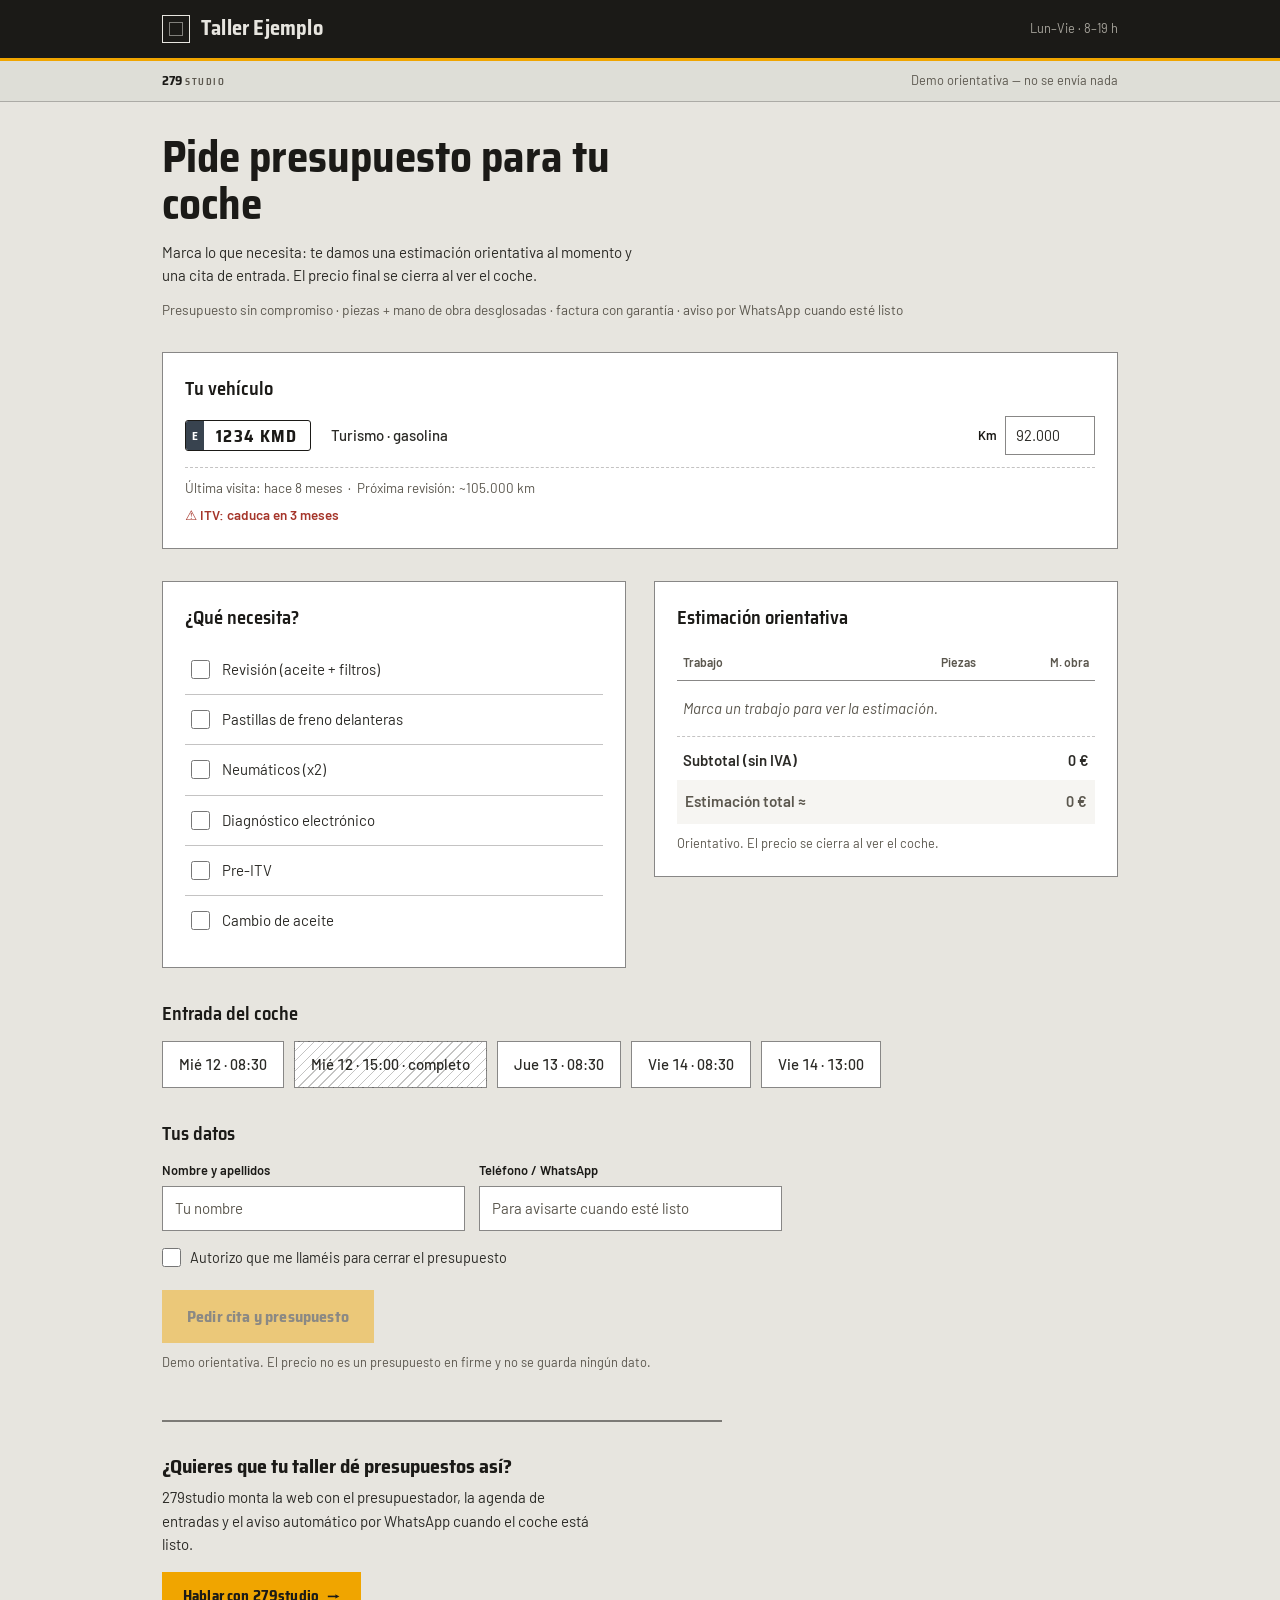
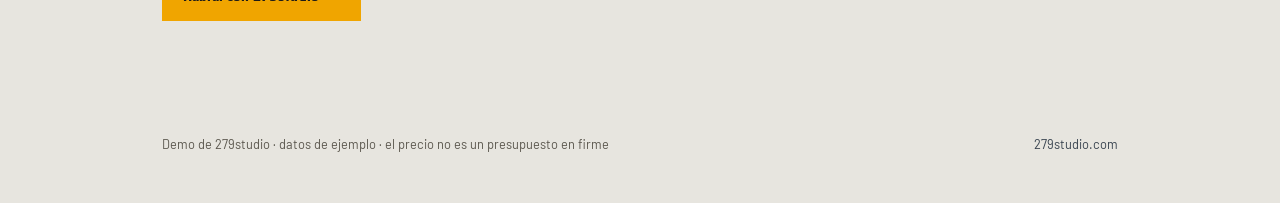
<file: genericas/taller/index.html>
<!doctype html>
<html lang="es">
<head>
<meta charset="UTF-8">
<meta name="viewport" content="width=device-width, initial-scale=1">
<title>Taller Ejemplo · Presupuesto y cita</title>
<meta name="description" content="Demo orientativa: marca lo que necesita tu coche, ve la estimación al momento y pide cita de entrada. Datos de ejemplo, no se envía nada.">
<meta name="robots" content="noindex">
<meta name="theme-color" content="#1c1b18">
<link rel="icon" href="/favicon.svg" type="image/svg+xml">
<meta property="og:type" content="website">
<meta property="og:site_name" content="279studio">
<meta property="og:locale" content="es_ES">
<meta property="og:title" content="Taller Ejemplo · Presupuesto y cita">
<meta property="og:description" content="Demo orientativa de 279studio: marca lo que necesita el coche, ve la estimación al momento y pide cita. El precio no es un presupuesto en firme.">
<link rel="preconnect" href="https://fonts.googleapis.com">
<link rel="preconnect" href="https://fonts.gstatic.com" crossorigin>
<link href="https://fonts.googleapis.com/css2?family=Saira+Semi+Condensed:wght@600;700&family=Barlow:wght@400;500;600&display=swap" rel="stylesheet">
<link rel="stylesheet" href="/genericas/taller/styles.css">
</head>
<body>
<a href="#contenido" class="skip-link">Saltar al contenido</a>

<header class="masthead">
  <div class="wrap masthead-row">
    <span class="brand">
      <!-- LOGO PLACEHOLDER — sustituir por el logotipo real del cliente -->
      <span class="brand-badge" aria-hidden="true"></span>
      <span class="brand-name">Taller Ejemplo</span>
    </span>
    <span class="hours">Lun–Vie · 8–19 h</span>
  </div>
</header>

<div class="demo-band">
  <div class="wrap db-inner">
    <!-- LOGO PLACEHOLDER — marca 279studio (provisional) -->
    <span class="db-mark">279<span>STUDIO</span></span>
    <span class="db-note">Demo orientativa — no se envía nada</span>
  </div>
</div>

<main id="contenido" class="wrap">
  <h1>Pide presupuesto para tu coche</h1>
  <p class="intro">Marca lo que necesita: te damos una estimación orientativa al momento y una cita de entrada. El precio final se cierra al ver el coche.</p>
  <p class="facts">Presupuesto sin compromiso · piezas + mano de obra desglosadas · factura con garantía · aviso por WhatsApp cuando esté listo</p>

  <form id="ot" novalidate>
    <section class="ot-box vehicle" aria-labelledby="h-veh">
      <h2 id="h-veh">Tu vehículo</h2>
      <div class="veh-row">
        <span class="plate" aria-label="Matrícula 1234 KMD (ejemplo)">
          <span class="plate-eu" aria-hidden="true">E</span>
          <span class="plate-num">1234&nbsp;KMD</span>
        </span>
        <span class="veh-desc">Turismo · gasolina</span>
        <span class="veh-km">
          <label for="km">Km</label>
          <input id="km" name="km" type="text" inputmode="numeric" value="92.000" aria-describedby="km-hint">
        </span>
      </div>
      <p class="veh-ficha" id="km-hint">Última visita: hace 8 meses&nbsp; ·&nbsp; Próxima revisión: ~105.000 km</p>
      <p class="veh-itv"><span aria-hidden="true">⚠</span> ITV: caduca en 3 meses</p>
    </section>

    <div class="cols">
      <section class="ot-box services" aria-labelledby="h-serv">
        <h2 id="h-serv">¿Qué necesita?</h2>
        <ul class="checklist">
          <li><label><input type="checkbox" data-job="Revisión" data-piezas="55" data-mano="40"> <span>Revisión (aceite + filtros)</span></label></li>
          <li><label><input type="checkbox" data-job="Pastillas freno del." data-piezas="65" data-mano="45"> <span>Pastillas de freno delanteras</span></label></li>
          <li><label><input type="checkbox" data-job="Neumáticos (x2)" data-piezas="130" data-mano="25"> <span>Neumáticos (x2)</span></label></li>
          <li><label><input type="checkbox" data-job="Diagnóstico" data-piezas="0" data-mano="45"> <span>Diagnóstico electrónico</span></label></li>
          <li><label><input type="checkbox" data-job="Pre-ITV" data-piezas="0" data-mano="35"> <span>Pre-ITV</span></label></li>
          <li><label><input type="checkbox" data-job="Cambio de aceite" data-piezas="40" data-mano="20"> <span>Cambio de aceite</span></label></li>
        </ul>
      </section>

      <section class="ot-box estimate" aria-labelledby="h-est" aria-live="polite">
        <h2 id="h-est">Estimación orientativa</h2>
        <table class="est-table">
          <thead>
            <tr><th scope="col">Trabajo</th><th scope="col" class="num">Piezas</th><th scope="col" class="num">M. obra</th></tr>
          </thead>
          <tbody id="est-rows">
            <tr class="est-empty"><td colspan="3">Marca un trabajo para ver la estimación.</td></tr>
          </tbody>
          <tfoot>
            <tr class="est-sub"><th scope="row" colspan="2">Subtotal (sin IVA)</th><td class="num" id="est-sub">0 €</td></tr>
            <tr class="est-total"><th scope="row" colspan="2">Estimación total ≈</th><td class="num" id="est-total">0 €</td></tr>
          </tfoot>
        </table>
        <p class="est-note">Orientativo. El precio se cierra al ver el coche.</p>
      </section>
    </div>

    <section class="slots-sec" aria-labelledby="h-slot">
      <h2 id="h-slot">Entrada del coche</h2>
      <div class="slots" role="group" aria-label="Huecos de entrada">
        <button type="button" class="slot" aria-pressed="false" data-full="false" data-when="Mié 12 · 08:30">Mié 12 · 08:30</button>
        <button type="button" class="slot full" aria-pressed="false" data-full="true" data-when="Mié 12 · 15:00"
          aria-label="Miércoles 12, 15:00. Completo: al pedir cita te avisamos del siguiente hueco.">Mié 12 · 15:00 · completo</button>
        <button type="button" class="slot" aria-pressed="false" data-full="false" data-when="Jue 13 · 08:30">Jue 13 · 08:30</button>
        <button type="button" class="slot" aria-pressed="false" data-full="false" data-when="Vie 14 · 08:30">Vie 14 · 08:30</button>
        <button type="button" class="slot" aria-pressed="false" data-full="false" data-when="Vie 14 · 13:00">Vie 14 · 13:00</button>
      </div>
    </section>

    <section class="datos-sec" aria-labelledby="h-datos">
      <h2 id="h-datos">Tus datos</h2>
      <div class="row2">
        <div class="field">
          <label for="nombre">Nombre y apellidos</label>
          <input id="nombre" name="nombre" type="text" autocomplete="name" required placeholder="Tu nombre">
        </div>
        <div class="field">
          <label for="tel">Teléfono / WhatsApp</label>
          <input id="tel" name="tel" type="tel" autocomplete="tel" required placeholder="Para avisarte cuando esté listo">
        </div>
      </div>
      <label class="authorize"><input type="checkbox" id="auth" name="auth" required> Autorizo que me llaméis para cerrar el presupuesto</label>

      <button type="submit" class="btn form-submit" id="submit" data-done="Cita pedida" disabled>Pedir cita y presupuesto</button>
      <p class="disclaimer">Demo orientativa. El precio no es un presupuesto en firme y no se guarda ningún dato.</p>

      <div class="confirm" id="confirm" hidden>
        <p class="confirm-label">Cuando entregues el coche</p>
        <p class="confirm-body" id="confirm-body">Guarda este número de orden. Te avisamos por WhatsApp cuando esté listo.</p>
      </div>
    </section>

    <div class="sticky-bar" aria-hidden="false">
      <span class="sb-total">Estimación ≈ <strong id="sb-total">0 €</strong></span>
      <button type="submit" class="btn sb-btn" id="sb-submit" disabled>Pedir cita</button>
    </div>
  </form>

  <section class="cta-strip" aria-labelledby="cta-h">
    <p class="cta-q" id="cta-h">¿Quieres que tu taller dé presupuestos así?</p>
    <p class="cta-sub">279studio monta la web con el presupuestador, la agenda de entradas y el aviso automático por WhatsApp cuando el coche está listo.</p>
    <a class="cta-link" href="https://279studio.com" target="_blank" rel="noopener">Hablar con 279studio <span aria-hidden="true">&rarr;</span></a>
  </section>
</main>

<footer class="wrap foot">
  <span>Demo de 279studio · datos de ejemplo · el precio no es un presupuesto en firme</span>
  <a href="https://279studio.com" target="_blank" rel="noopener">279studio.com</a>
</footer>

<script src="/genericas/taller/app.js"></script>
</body>
</html>
</file>
<file: clientes/area-marcial/styles.css>
/* Área Marcial — web pública + app-shell de alumno/admin, demo autocontenida de 279studio.
   Mundo visual propio (no comparte tokens con compostela-judo ni rm-strength):
   estructura carbón cálido, acción carmesí, superficie papel de arroz, Oshima/Inter.
   Documentado en ../../DESIGN.md. */

:root {
  --bg: #f7f3ec;
  --surface: #fffdfa;
  --surface-soft: #f1ebe0;
  --structure: #1a1512;
  --structure-hi: #2a221c;
  --ink: #211a15;
  --muted: #6f6459;
  --line: rgba(26, 21, 18, 0.12);
  --line-strong: rgba(26, 21, 18, 0.20);

  --action: #a3212c;
  --action-hi: #7f1922;
  --action-soft: rgba(163, 33, 44, 0.10);

  --success: #2f7a4f;
  --success-soft: rgba(47, 122, 79, 0.10);
  --warn: #b8860b;
  --warn-soft: rgba(184, 134, 11, 0.12);
  --danger: #b8332a;
  --danger-soft: rgba(184, 51, 42, 0.10);
  --info: #2f5f8a;
  --info-soft: rgba(47, 95, 138, 0.10);

  --belt-white: #f4f1ea;
  --belt-yellow: #e8c547;
  --belt-orange: #ec9a35;
  --belt-green: #4c8c5a;
  --belt-blue: #2c5fa8;
  --belt-brown: #7b5230;
  --belt-black: #1a1a1a;

  --radius: 12px;
  --radius-sm: 8px;
  --shadow: 0 1px 2px rgba(26,21,18,0.05), 0 8px 24px rgba(26,21,18,0.08);
  --f-display: "Oswald", "Arial Narrow", sans-serif;
  --f-body: "IBM Plex Sans", system-ui, -apple-system, "Segoe UI", sans-serif;

  --s-1: 4px;  --s-2: 8px;  --s-3: 12px; --s-4: 16px;
  --s-5: 24px; --s-6: 32px; --s-7: 48px; --s-8: 64px;

  --ease: cubic-bezier(0.22, 0.61, 0.36, 1);
  --sidebar-w: 252px;
  --bottom-nav-h: 68px;
}

* { box-sizing: border-box; margin: 0; padding: 0; }
html { -webkit-text-size-adjust: 100%; scroll-behavior: smooth; }
[hidden] { display: none !important; }
@media (prefers-reduced-motion: reduce) {
  * { animation-duration: 0.001ms !important; transition-duration: 0.001ms !important; scroll-behavior: auto; }
}

body {
  font-family: var(--f-body);
  font-size: 15.5px;
  line-height: 1.55;
  color: var(--ink);
  background: var(--bg);
  -webkit-font-smoothing: antialiased;
}

h1, h2, h3 { font-family: var(--f-display); font-weight: 600; letter-spacing: 0.01em; text-transform: uppercase; }
button { font-family: inherit; }
a { color: inherit; }

.vh { position: absolute !important; width: 1px; height: 1px; overflow: hidden; clip: rect(0 0 0 0); white-space: nowrap; }
:focus-visible { outline: 2px solid var(--action); outline-offset: 2px; }

.skip-link { position: absolute; left: -999px; top: 0; background: var(--structure); color: #fff; padding: 10px 16px; z-index: 60; }
.skip-link:focus { left: 12px; top: 12px; }

/* ---------------- primitives (compartidas web pública + app) ---------------- */
.btn {
  display: inline-flex; align-items: center; justify-content: center; gap: 8px;
  border-radius: 999px; font-weight: 700; font-size: 0.92rem; cursor: pointer;
  border: 1.5px solid transparent; padding: 11px 22px; transition: transform 140ms var(--ease), background 140ms var(--ease), border-color 140ms var(--ease);
  text-decoration: none; font-family: var(--f-body);
}
.btn:active { transform: scale(0.98); }
.btn-primary { background: var(--action); color: #fff; }
.btn-primary:hover { background: var(--action-hi); }
.btn-outline { background: transparent; color: var(--ink); border-color: var(--line-strong); }
.btn-outline:hover { border-color: var(--structure); }
.btn-ghost { background: none; color: var(--muted); border-color: transparent; }
.btn-ghost:hover { color: var(--ink); }
.btn-danger-outline { background: #fff; color: var(--danger); border-color: rgba(184,51,42,0.35); }
.btn-danger-outline:hover { background: var(--danger-soft); }
.btn-block { width: 100%; }
.btn-lg { padding: 14px 26px; font-size: 1rem; }
.btn-sm { padding: 7px 14px; font-size: 0.82rem; }
.btn-on-dark { border-color: rgba(255,255,255,0.35); color: #fff; }
.btn-on-dark:hover { border-color: #fff; background: rgba(255,255,255,0.08); }

.card { background: var(--surface); border: 1px solid var(--line); border-radius: var(--radius); box-shadow: var(--shadow); }
.card-pad { padding: var(--s-5); }

.section-title { font-family: var(--f-display); font-size: 1.6rem; text-transform: uppercase; letter-spacing: 0.02em; margin-bottom: var(--s-3); }
.section-lead { color: var(--muted); font-size: 0.95rem; margin-bottom: var(--s-5); max-width: 60ch; }
.section-eyebrow { display: inline-block; font-size: 0.72rem; font-weight: 800; letter-spacing: 0.12em; text-transform: uppercase; color: var(--action); margin-bottom: 8px; }

.status-pill { display: inline-flex; align-items: center; gap: 6px; font-size: 0.76rem; font-weight: 700; padding: 4px 11px; border-radius: 999px; }
.status-pill::before { content: ""; width: 6px; height: 6px; border-radius: 50%; background: currentColor; }
.status-pendiente { color: var(--warn); background: var(--warn-soft); }
.status-confirmada { color: var(--success); background: var(--success-soft); }
.status-completada { color: var(--info); background: var(--info-soft); }
.status-cancelada, .status-no-asistio { color: var(--danger); background: var(--danger-soft); }

.field { margin-bottom: var(--s-4); }
.field label { display: block; font-size: 0.86rem; font-weight: 700; margin-bottom: 6px; color: var(--ink); }
.field input, .field select, .field textarea {
  width: 100%; border: 1.5px solid var(--line-strong); border-radius: var(--radius-sm); padding: 11px 13px;
  font-family: var(--f-body); font-size: 0.95rem; background: #fff; color: var(--ink);
  transition: border-color 140ms var(--ease);
}
.field input:focus, .field select:focus, .field textarea:focus { border-color: var(--action); outline: none; }
.field-check { display: flex; align-items: flex-start; gap: 10px; font-size: 0.88rem; color: var(--ink); }
.field-check input { width: 18px; height: 18px; margin-top: 2px; accent-color: var(--action); flex-shrink: 0; }

.empty-state { text-align: center; padding: var(--s-7) var(--s-4); color: var(--muted); }
.empty-state svg { width: 44px; height: 44px; color: var(--line-strong); margin-bottom: var(--s-3); }
.empty-state p { font-size: 0.92rem; }

.notice-banner { background: var(--action-soft); border: 1px solid rgba(163,33,44,0.24); color: var(--action-hi); border-radius: var(--radius-sm); padding: var(--s-3) var(--s-4); font-size: 0.86rem; margin-bottom: var(--s-4); }
.chip { font-size: 0.72rem; font-weight: 700; padding: 3px 10px; border-radius: 999px; background: var(--surface-soft); color: var(--muted); }
.chip-avail { background: var(--success-soft); color: var(--success); }
.chip-consult { background: var(--warn-soft); color: var(--warn); }
.chip-urgent { background: var(--danger-soft); color: var(--danger); }

/* ---------------- web pública: header ---------------- */
.site-header {
  position: sticky; top: 0; z-index: 40; background: rgba(26,21,18,0.96); backdrop-filter: blur(6px);
  border-bottom: 1px solid rgba(255,255,255,0.08);
}
.site-header-inner { max-width: 1140px; margin-inline: auto; padding: 14px var(--s-5); display: flex; align-items: center; gap: var(--s-5); }
.site-logo { display: flex; align-items: center; gap: 10px; color: #fff; text-decoration: none; flex-shrink: 0; }
.site-logo svg { width: 30px; height: 30px; color: var(--action); }
.site-logo-text { font-family: var(--f-display); font-weight: 600; font-size: 1.15rem; letter-spacing: 0.03em; text-transform: uppercase; }
.site-nav { display: flex; gap: var(--s-4); flex: 1; flex-wrap: wrap; }
.site-nav a { color: rgba(255,255,255,0.72); text-decoration: none; font-size: 0.88rem; font-weight: 600; }
.site-nav a:hover { color: #fff; }
.site-header-actions { display: flex; gap: 8px; flex-shrink: 0; }
.site-menu-toggle { display: none; background: none; border: none; color: #fff; width: 34px; height: 34px; cursor: pointer; }
@media (max-width: 900px) {
  .site-nav { display: none; }
  .site-menu-toggle { display: inline-flex; align-items: center; justify-content: center; }
  #btnHeaderRegister, #btnHeaderArea { display: none; }
}
.site-nav.is-open { display: flex; flex-direction: column; position: absolute; top: 100%; left: 0; right: 0; background: var(--structure); padding: var(--s-4) var(--s-5); border-bottom: 1px solid rgba(255,255,255,0.1); }

/* ---------------- hero ---------------- */
.hero {
  background: linear-gradient(160deg, var(--structure) 0%, var(--structure-hi) 60%, #3a1418 100%);
  color: #fff; padding: clamp(56px, 10vw, 108px) var(--s-5) clamp(64px, 8vw, 96px);
  position: relative; overflow: hidden;
}
.hero::before {
  content: ""; position: absolute; inset: 0; opacity: 0.10; pointer-events: none;
  background-image: repeating-linear-gradient(45deg, #fff 0, #fff 1px, transparent 1px, transparent 26px);
}
.hero-inner { max-width: 1140px; margin-inline: auto; position: relative; }
.hero-eyebrow { display: inline-block; font-size: 0.76rem; font-weight: 800; letter-spacing: 0.16em; text-transform: uppercase; color: #e8b4b8; margin-bottom: var(--s-4); }
.hero h1 { font-size: clamp(2.4rem, 5.5vw, 4rem); line-height: 1.03; max-width: 18ch; margin-bottom: var(--s-4); }
.hero h1 em { font-style: normal; color: var(--action); }
.hero-sub { font-size: 1.08rem; color: rgba(255,255,255,0.78); max-width: 58ch; margin-bottom: var(--s-6); }
.hero-ctas { display: flex; gap: var(--s-3); flex-wrap: wrap; margin-bottom: var(--s-7); }
.hero-stats { display: grid; grid-template-columns: repeat(auto-fit, minmax(140px, 1fr)); gap: var(--s-4); max-width: 640px; border-top: 1px solid rgba(255,255,255,0.14); padding-top: var(--s-5); }
.hero-stat-num { font-family: var(--f-display); font-size: 1.6rem; color: var(--action); }
.hero-stat-label { font-size: 0.78rem; color: rgba(255,255,255,0.65); text-transform: uppercase; letter-spacing: 0.04em; }

.site-main { max-width: 1140px; margin-inline: auto; padding: clamp(48px, 7vw, 80px) var(--s-5); }
.site-section + .site-section { border-top: 1px solid var(--line); }

/* ---------------- beneficios ---------------- */
.benefits-grid { display: grid; grid-template-columns: repeat(auto-fit, minmax(200px, 1fr)); gap: var(--s-4); }
.benefit-card { padding: var(--s-5); text-align: center; }
.benefit-card svg { width: 30px; height: 30px; color: var(--action); margin-bottom: var(--s-3); }
.benefit-card p { font-weight: 700; font-size: 0.92rem; }

/* ---------------- disciplinas ---------------- */
.discipline-grid { display: grid; grid-template-columns: repeat(auto-fill, minmax(280px, 1fr)); gap: var(--s-4); }
.discipline-card { padding: var(--s-5); display: flex; flex-direction: column; gap: 8px; border-top: 3px solid var(--action); }
.discipline-card h3 { font-size: 1.15rem; }
.discipline-meta { font-size: 0.8rem; color: var(--muted); }
.discipline-benefits { font-size: 0.88rem; }
.discipline-tags { display: flex; gap: 6px; flex-wrap: wrap; margin-block: 6px; }
.discipline-actions { margin-top: auto; padding-top: var(--s-3); }

/* ---------------- para quién es ---------------- */
.audience-grid { display: grid; grid-template-columns: repeat(auto-fit, minmax(240px, 1fr)); gap: var(--s-4); }
.audience-card { padding: var(--s-5); }
.audience-card h3 { font-size: 1.1rem; margin-bottom: 8px; color: var(--action-hi); }
.audience-card p { font-size: 0.9rem; color: var(--ink); }

/* ---------------- filosofía ---------------- */
.philosophy-band { background: var(--structure); color: #fff; padding: clamp(48px, 7vw, 80px) var(--s-5); }
.philosophy-inner { max-width: 1140px; margin-inline: auto; }
.philosophy-band .section-title { color: #fff; }
.philosophy-band .section-lead { color: rgba(255,255,255,0.7); }
.philosophy-grid { display: grid; grid-template-columns: repeat(auto-fit, minmax(200px, 1fr)); gap: var(--s-4); }
.philosophy-item { padding: var(--s-4) 0; border-top: 1px solid rgba(255,255,255,0.14); }
.philosophy-item h4 { font-family: var(--f-display); text-transform: uppercase; font-size: 1rem; color: var(--action); margin-bottom: 6px; letter-spacing: 0.03em; }
.philosophy-item p { font-size: 0.86rem; color: rgba(255,255,255,0.72); }

/* ---------------- horarios público ---------------- */
.schedule-toolbar { display: flex; gap: var(--s-3); flex-wrap: wrap; margin-bottom: var(--s-5); }
.filter-select { border: 1.5px solid var(--line-strong); border-radius: var(--radius-sm); padding: 9px 12px; font-family: inherit; font-size: 0.86rem; background: #fff; color: var(--ink); }
.search-input { flex: 1; min-width: 180px; }
.schedule-table { width: 100%; border-collapse: collapse; background: var(--surface); border-radius: var(--radius); overflow: hidden; box-shadow: var(--shadow); }
.schedule-table th, .schedule-table td { text-align: left; padding: 12px 14px; border-bottom: 1px solid var(--line); font-size: 0.88rem; }
.schedule-table th { background: var(--surface-soft); font-size: 0.76rem; text-transform: uppercase; letter-spacing: 0.03em; color: var(--muted); }
.schedule-table tr:last-child td { border-bottom: none; }

/* ---------------- clase de prueba (form público) ---------------- */
.trial-layout { display: grid; grid-template-columns: 1fr 1.3fr; gap: var(--s-6); align-items: start; }
@media (max-width: 800px) { .trial-layout { grid-template-columns: 1fr; } }
.trial-info h2 { font-size: 1.4rem; margin-bottom: var(--s-3); }
.trial-info ul { list-style: none; display: grid; gap: 10px; margin-top: var(--s-4); }
.trial-info li { display: flex; gap: 10px; align-items: flex-start; font-size: 0.9rem; }
.trial-info li svg { width: 18px; height: 18px; color: var(--action); flex-shrink: 0; margin-top: 2px; }
.trial-confirm { text-align: center; padding: var(--s-7) var(--s-4); }
.trial-confirm-icon { width: 60px; height: 60px; border-radius: 50%; background: var(--success-soft); color: var(--success); display: flex; align-items: center; justify-content: center; margin-inline: auto; margin-bottom: var(--s-4); }
.trial-confirm-icon svg { width: 28px; height: 28px; }

/* ---------------- contacto ---------------- */
.contact-grid { display: grid; grid-template-columns: 1fr 1fr; gap: var(--s-6); }
@media (max-width: 800px) { .contact-grid { grid-template-columns: 1fr; } }
.contact-list { list-style: none; display: grid; gap: var(--s-4); }
.contact-list li { display: flex; gap: 12px; align-items: flex-start; }
.contact-list svg { width: 20px; height: 20px; color: var(--action); flex-shrink: 0; margin-top: 2px; }
.contact-list strong { display: block; font-size: 0.78rem; text-transform: uppercase; letter-spacing: 0.03em; color: var(--muted); margin-bottom: 2px; }
.map-placeholder { background: var(--surface-soft); border: 1.5px dashed var(--line-strong); border-radius: var(--radius); padding: var(--s-6); text-align: center; color: var(--muted); font-size: 0.86rem; margin-top: var(--s-5); }
.contact-actions { display: flex; gap: 10px; flex-wrap: wrap; margin-top: var(--s-5); }

/* ---------------- FAQ ---------------- */
.faq-item { padding: var(--s-4) 0; border-bottom: 1px solid var(--line); }
.faq-item summary { cursor: pointer; font-weight: 700; list-style: none; display: flex; justify-content: space-between; align-items: center; }
.faq-item summary::-webkit-details-marker { display: none; }
.faq-item summary::after { content: "+"; font-size: 1.3rem; color: var(--action); }
.faq-item[open] summary::after { content: "–"; }
.faq-item p { margin-top: 10px; color: var(--muted); font-size: 0.9rem; }

/* ---------------- CTA band ---------------- */
.cta-band { background: var(--action); color: #fff; padding: clamp(40px, 6vw, 64px) var(--s-5); text-align: center; }
.cta-band h2 { color: #fff; margin-bottom: 10px; }
.cta-band p { color: rgba(255,255,255,0.85); margin-bottom: var(--s-5); max-width: 60ch; margin-inline: auto; }
.cta-band .btn-outline { background: #fff; color: var(--action); border-color: #fff; }
.cta-band .btn-outline:hover { background: rgba(255,255,255,0.9); }

/* ---------------- footer público ---------------- */
.site-footer { background: var(--structure); color: rgba(255,255,255,0.6); padding: var(--s-6) var(--s-5); }
.site-footer-inner { max-width: 1140px; margin-inline: auto; display: flex; justify-content: space-between; gap: var(--s-4); flex-wrap: wrap; font-size: 0.82rem; }
.site-footer a { color: rgba(255,255,255,0.75); text-decoration: none; }
.site-footer a:hover { color: #fff; }

/* ---------------- login ---------------- */
.login-screen {
  min-height: 100vh; display: flex; align-items: center; justify-content: center;
  background: linear-gradient(160deg, var(--structure), var(--structure-hi)); padding: var(--s-5);
}
.login-card { background: #fff; border-radius: var(--radius); box-shadow: var(--shadow); padding: var(--s-6); width: 100%; max-width: 380px; text-align: center; }
.login-card .brand-badge { width: 44px; height: 44px; margin-inline: auto; margin-bottom: var(--s-3); }
.login-card h1 { font-size: 1.3rem; margin-bottom: 4px; }
.login-sub { color: var(--muted); font-size: 0.86rem; margin-bottom: var(--s-5); text-transform: none; font-family: var(--f-body); font-weight: 400; }
.login-sub-demo { margin-top: -14px; }
.login-card form { text-align: left; }
.login-error { color: var(--danger); font-size: 0.84rem; margin-bottom: var(--s-3); text-align: left; }
.login-demo-note { font-size: 0.76rem; color: var(--muted); text-align: center; margin-bottom: var(--s-4); }
.login-hint { margin-top: var(--s-5); padding-top: var(--s-4); border-top: 1px solid var(--line); text-align: left; }
.login-hint-title { font-size: 0.78rem; font-weight: 700; color: var(--ink); margin-bottom: 8px; text-transform: uppercase; letter-spacing: 0.03em; }
.login-quickfill { display: flex; gap: 8px; margin-bottom: var(--s-4); flex-wrap: wrap; }
.login-quickfill .btn { flex: 1; }
.login-hint p { font-size: 0.8rem; color: var(--muted); margin-bottom: 4px; }
.login-hint strong { color: var(--ink); }
.login-switch { margin-top: var(--s-4); font-size: 0.84rem; color: var(--muted); }
.login-switch button { background: none; border: none; color: var(--action); font-weight: 700; cursor: pointer; font-family: inherit; }
.login-back { display: inline-flex; align-items: center; gap: 6px; color: rgba(255,255,255,0.8); text-decoration: none; font-size: 0.84rem; margin-bottom: var(--s-4); }
.login-back:hover { color: #fff; }

.topbar-logout { background: none; border: none; width: 32px; height: 32px; color: var(--muted); cursor: pointer; border-radius: 8px; flex-shrink: 0; }
.topbar-logout svg { width: 19px; height: 19px; }
.topbar-logout:hover { background: var(--surface-soft); color: var(--danger); }

/* ---------------- app shell ---------------- */
.app-shell { display: flex; min-height: 100vh; }

.sidebar {
  width: var(--sidebar-w); flex-shrink: 0; background: var(--structure); color: #fff;
  display: flex; flex-direction: column; gap: var(--s-6);
  padding: var(--s-5) var(--s-4); position: sticky; top: 0; height: 100vh;
}
.sidebar-brand { display: flex; align-items: center; gap: var(--s-3); padding-inline: var(--s-2); }
.brand-badge { display: inline-block; width: 34px; height: 34px; color: var(--action); flex-shrink: 0; }
.brand-badge svg { width: 100%; height: 100%; }
.brand-text { display: flex; flex-direction: column; line-height: 1.2; }
.brand-name { font-family: var(--f-display); font-weight: 600; font-size: 1rem; text-transform: uppercase; letter-spacing: 0.02em; }
.brand-sub { font-size: 0.74rem; color: rgba(255,255,255,0.55); text-transform: none; }

.sidebar-nav { display: flex; flex-direction: column; gap: 2px; flex: 1; }
.nav-link {
  display: flex; align-items: center; gap: var(--s-3); padding: 11px var(--s-3);
  border-radius: var(--radius-sm); color: rgba(255,255,255,0.72); text-decoration: none;
  font-weight: 600; font-size: 0.94rem; transition: background 140ms var(--ease), color 140ms var(--ease);
}
.nav-link svg { width: 20px; height: 20px; flex-shrink: 0; }
.nav-link:hover { background: rgba(255,255,255,0.06); color: #fff; }
.nav-link.is-active { background: var(--action); color: #fff; }

.tag-demo { font-size: 0.68rem; font-weight: 700; background: var(--action); color: #fff; padding: 2px 8px; border-radius: 999px; text-transform: none; }

.sidebar-note { font-size: 0.72rem; color: rgba(255,255,255,0.45); padding-inline: var(--s-2); }

.app-main { flex: 1; display: flex; flex-direction: column; min-width: 0; }

.topbar {
  display: flex; align-items: center; gap: var(--s-3); padding: 14px var(--s-5);
  background: var(--surface); border-bottom: 1px solid var(--line);
  position: sticky; top: 0; z-index: 10;
}
.topbar-back { background: none; border: none; width: 32px; height: 32px; color: var(--ink); cursor: pointer; border-radius: 8px; flex-shrink: 0; }
.topbar-back svg { width: 20px; height: 20px; }
.topbar-back:hover { background: var(--surface-soft); }
.topbar-title { font-family: var(--f-display); font-size: 1.1rem; text-transform: uppercase; letter-spacing: 0.02em; flex: 1; }
.topbar-badge { font-size: 0.72rem; font-weight: 700; color: var(--action-hi); background: var(--action-soft); padding: 4px 10px; border-radius: 999px; white-space: nowrap; text-transform: none; }

.view-root { flex: 1; width: 100%; max-width: 980px; margin-inline: auto; padding: var(--s-5); }

.bottom-nav {
  display: none; position: fixed; bottom: 0; left: 0; right: 0; height: var(--bottom-nav-h);
  background: var(--surface); border-top: 1px solid var(--line); z-index: 30;
  align-items: stretch; justify-content: space-around; padding-bottom: env(safe-area-inset-bottom);
}
.bottom-nav .nav-link { flex-direction: column; gap: 3px; color: var(--muted); font-size: 0.68rem; border-radius: 0; flex: 1; justify-content: center; padding: 6px 2px; }
.bottom-nav .nav-link svg { width: 21px; height: 21px; }
.bottom-nav .nav-link.is-active { background: none; color: var(--action); }
.bottom-nav .nav-link.nav-cta { color: var(--action); }
.bottom-nav .nav-link.nav-cta svg { background: var(--action); color: #fff; border-radius: 50%; padding: 5px; width: 30px; height: 30px; margin-bottom: -2px; }
.bottom-nav.bottom-nav-scroll { overflow-x: auto; justify-content: flex-start; }
.bottom-nav.bottom-nav-scroll .nav-link { flex: 0 0 auto; min-width: 76px; }

@media (max-width: 900px) {
  .sidebar { display: none; }
  .bottom-nav { display: flex; }
  .view-root { padding-bottom: calc(var(--bottom-nav-h) + var(--s-5)); }
}

/* ---------------- Inicio (app) ---------------- */
.hello { font-family: var(--f-display); font-size: 1.5rem; margin-bottom: 2px; text-transform: uppercase; }
.hello-sub { color: var(--muted); font-size: 0.92rem; margin-bottom: var(--s-5); }

.next-card { background: linear-gradient(160deg, var(--structure), var(--structure-hi)); color: #fff; border-radius: var(--radius); padding: var(--s-5); margin-bottom: var(--s-5); }
.next-card-label { font-size: 0.76rem; color: rgba(255,255,255,0.6); margin-bottom: 4px; text-transform: uppercase; letter-spacing: 0.03em; }
.next-card-title { font-family: var(--f-display); font-size: 1.2rem; margin-bottom: 4px; text-transform: uppercase; }
.next-card-meta { font-size: 0.88rem; color: rgba(255,255,255,0.75); }

.cta-big { display: flex; align-items: center; justify-content: center; gap: 10px; width: 100%; background: var(--action); color: #fff; border: none; border-radius: var(--radius); padding: var(--s-5); font-size: 1.05rem; font-weight: 800; cursor: pointer; margin-bottom: var(--s-5); transition: background 140ms var(--ease); }
.cta-big:hover { background: var(--action-hi); }
.cta-big svg { width: 22px; height: 22px; }

.quick-row { display: grid; grid-template-columns: repeat(3, 1fr); gap: var(--s-3); margin-bottom: var(--s-5); }
.quick-item { display: flex; flex-direction: column; align-items: center; gap: 8px; padding: var(--s-4) var(--s-2); text-decoration: none; color: var(--ink); font-size: 0.8rem; font-weight: 700; text-align: center; }
.quick-item svg { width: 22px; height: 22px; color: var(--action); }

.philosophy-card { display: flex; align-items: center; gap: var(--s-4); padding: var(--s-5); margin-bottom: var(--s-5); }
.philosophy-quote { font-family: var(--f-display); font-size: 1.05rem; text-transform: uppercase; color: var(--structure); }

.trial-card { display: flex; align-items: center; justify-content: space-between; gap: var(--s-4); padding: var(--s-5); flex-wrap: wrap; }
.trial-card-copy strong { display: block; margin-bottom: 2px; }
.trial-card-copy span { color: var(--muted); font-size: 0.86rem; }

/* ---------------- actividades / cards (app) ---------------- */
.toolbar { display: flex; gap: var(--s-3); flex-wrap: wrap; margin-bottom: var(--s-5); align-items: center; }

.activity-grid { display: grid; grid-template-columns: repeat(auto-fill, minmax(260px, 1fr)); gap: var(--s-4); }
.activity-card { padding: var(--s-4); display: flex; flex-direction: column; gap: 6px; border-top: 3px solid var(--action); }
.activity-card h3 { font-size: 1.02rem; text-transform: none; }
.activity-meta { font-size: 0.78rem; color: var(--muted); }
.activity-what { font-size: 0.88rem; margin-block: 4px; }
.activity-tags { display: flex; gap: 6px; flex-wrap: wrap; margin-block: 4px; }
.activity-actions { display: flex; gap: var(--s-2); margin-top: var(--s-2); }

/* ---------------- wizard reservar ---------------- */
.wizard-progress { display: flex; gap: 4px; margin-bottom: var(--s-2); }
.wp-seg { flex: 1; height: 6px; border-radius: 999px; background: var(--line-strong); transition: background 220ms var(--ease); }
.wp-seg.is-done { background: var(--action); }
.wizard-step-label { font-size: 0.82rem; color: var(--muted); font-weight: 700; margin-bottom: var(--s-5); }

.choice-list { display: grid; gap: var(--s-3); }
.choice-card {
  display: flex; align-items: center; justify-content: space-between; gap: var(--s-3);
  background: #fff; border: 1.5px solid var(--line-strong); border-radius: var(--radius); padding: var(--s-4);
  cursor: pointer; text-align: left; width: 100%; font-family: inherit; transition: border-color 140ms var(--ease), background 140ms var(--ease);
}
.choice-card:hover { border-color: var(--action); }
.choice-card.is-selected { border-color: var(--action); background: var(--action-soft); }
.choice-card-main strong { display: block; font-size: 0.98rem; }
.choice-card-main span { font-size: 0.82rem; color: var(--muted); }
.choice-card-check { width: 22px; height: 22px; border-radius: 50%; border: 1.5px solid var(--line-strong); flex-shrink: 0; display: flex; align-items: center; justify-content: center; }
.choice-card.is-selected .choice-card-check { background: var(--action); border-color: var(--action); color: #fff; }
.choice-card-check svg { width: 13px; height: 13px; opacity: 0; }
.choice-card.is-selected .choice-card-check svg { opacity: 1; }

.mini-calendar { background: #fff; border: 1.5px solid var(--line-strong); border-radius: var(--radius); padding: var(--s-4); margin-bottom: var(--s-4); }
.mc-head { display: flex; align-items: center; justify-content: space-between; margin-bottom: var(--s-4); }
.mc-head strong { text-transform: capitalize; font-size: 0.98rem; font-family: var(--f-body); }
.mc-nav { display: flex; gap: 4px; }
.mc-nav button { width: 30px; height: 30px; border-radius: 8px; border: 1px solid var(--line-strong); background: #fff; cursor: pointer; color: var(--ink); }
.mc-nav button:hover { border-color: var(--action); }
.mc-today-btn { font-size: 0.76rem; font-weight: 700; color: var(--action); background: none; border: none; cursor: pointer; }
.mc-grid { display: grid; grid-template-columns: repeat(7, 1fr); gap: 4px; text-align: center; }
.mc-dow { font-size: 0.68rem; font-weight: 700; color: var(--muted); padding-block: 4px; }
.mc-day { position: relative; aspect-ratio: 1; border: none; background: none; border-radius: 10px; font-size: 0.86rem; cursor: pointer; color: var(--ink); font-family: inherit; }
.mc-day:hover { background: var(--surface-soft); }
.mc-day.is-muted { color: var(--line-strong); cursor: default; }
.mc-day.is-today { font-weight: 800; color: var(--action); }
.mc-day.has-class::after { content: ""; position: absolute; bottom: 4px; left: 50%; transform: translateX(-50%); width: 5px; height: 5px; border-radius: 50%; background: var(--action); }
.mc-day.is-selected { background: var(--structure); color: #fff; }
.mc-day.is-selected::after { background: #fff; }

.slot-list { display: grid; gap: var(--s-3); }
.slot-card { display: flex; align-items: center; justify-content: space-between; gap: var(--s-3); background: #fff; border: 1.5px solid var(--line-strong); border-radius: var(--radius); padding: var(--s-4); cursor: pointer; font-family: inherit; text-align: left; width: 100%; }
.slot-card:hover { border-color: var(--action); }
.slot-card.is-selected { border-color: var(--action); background: var(--action-soft); }
.slot-time { font-weight: 800; font-size: 1.02rem; }
.slot-days { font-size: 0.8rem; color: var(--muted); }

.summary-list { display: grid; grid-template-columns: auto 1fr; gap: var(--s-2) var(--s-4); font-size: 0.94rem; margin-bottom: var(--s-4); }
.summary-list dt { color: var(--muted); }
.summary-list dd { font-weight: 700; text-align: right; }

.wizard-nav { display: flex; justify-content: space-between; gap: var(--s-3); margin-top: var(--s-6); }
.wizard-nav .btn-primary { margin-inline-start: auto; }

.confirm-screen { text-align: center; padding: var(--s-6) var(--s-3); }
.confirm-icon { width: 64px; height: 64px; border-radius: 50%; background: var(--success-soft); color: var(--success); display: flex; align-items: center; justify-content: center; margin-inline: auto; margin-bottom: var(--s-4); }
.confirm-icon svg { width: 30px; height: 30px; }
.confirm-num { font-size: 0.82rem; color: var(--muted); margin-bottom: var(--s-5); }
.confirm-num strong { color: var(--ink); font-variant-numeric: tabular-nums; }
.confirm-actions { display: flex; flex-direction: column; gap: var(--s-3); margin-top: var(--s-5); }

/* ---------------- mis reservas ---------------- */
.res-group-title { font-size: 0.86rem; font-weight: 700; color: var(--muted); text-transform: uppercase; letter-spacing: 0.03em; margin-block: var(--s-4) var(--s-3); }
.res-group-title:first-child { margin-top: 0; }
.res-card { padding: var(--s-4); display: flex; flex-direction: column; gap: 8px; margin-bottom: var(--s-3); }
.res-top { display: flex; justify-content: space-between; align-items: flex-start; gap: var(--s-3); }
.res-title { font-weight: 700; }
.res-meta { font-size: 0.84rem; color: var(--muted); }
.res-actions { display: flex; gap: var(--s-2); margin-top: 4px; }

/* ---------------- horarios (app) ---------------- */
.view-toggle { display: inline-flex; border: 1.5px solid var(--line-strong); border-radius: 999px; padding: 3px; }
.view-toggle button { border: none; background: none; padding: 6px 16px; border-radius: 999px; font-size: 0.82rem; font-weight: 700; cursor: pointer; color: var(--muted); font-family: inherit; }
.view-toggle button.is-active { background: var(--structure); color: #fff; }

.week-grid { display: grid; grid-template-columns: repeat(auto-fit, minmax(140px, 1fr)); gap: var(--s-3); margin-top: var(--s-4); }
.week-day { padding: var(--s-3); }
.week-day-name { font-size: 0.78rem; font-weight: 700; color: var(--muted); margin-bottom: 8px; text-transform: capitalize; }
.week-class { background: var(--surface-soft); border-radius: 8px; padding: 8px 10px; font-size: 0.8rem; margin-bottom: 6px; cursor: pointer; border: none; text-align: left; width: 100%; font-family: inherit; }
.week-class:hover { background: var(--action-soft); }
.week-class strong { display: block; font-size: 0.82rem; }
.week-empty { font-size: 0.76rem; color: var(--muted); }

.detail-card { padding: var(--s-5); }
.detail-title { font-size: 1.2rem; margin-bottom: var(--s-2); text-transform: none; }
.detail-list { display: grid; gap: 6px; font-size: 0.9rem; color: var(--muted); margin-bottom: var(--s-5); }
.detail-list strong { color: var(--ink); }

/* ---------------- perfil ---------------- */
.profile-head { display: flex; align-items: center; gap: var(--s-4); padding: var(--s-5); margin-bottom: var(--s-5); }
.avatar { width: 56px; height: 56px; border-radius: 50%; background: var(--structure); color: #fff; display: flex; align-items: center; justify-content: center; font-weight: 800; font-size: 1.1rem; flex-shrink: 0; }
.profile-name { font-family: var(--f-display); font-size: 1.15rem; text-transform: uppercase; }
.profile-sub { font-size: 0.84rem; color: var(--muted); }

.student-row { display: flex; align-items: center; justify-content: space-between; gap: var(--s-3); padding: var(--s-3) 0; border-bottom: 1px solid var(--line); }
.student-row:last-child { border-bottom: none; }
.belt-chip { font-size: 0.72rem; font-weight: 700; padding: 3px 10px; border-radius: 999px; color: #fff; }

.info-row { display: flex; justify-content: space-between; gap: var(--s-3); padding: 8px 0; font-size: 0.9rem; border-bottom: 1px solid var(--line); }
.info-row:last-child { border-bottom: none; }
.info-row dt { color: var(--muted); }
.info-row dd { font-weight: 600; }

/* ---------------- panel admin ---------------- */
.panel-badge { display: inline-block; background: var(--structure); color: #fff; font-size: 0.74rem; font-weight: 700; padding: 5px 12px; border-radius: 999px; margin-bottom: var(--s-4); text-transform: none; }
.stat-grid { display: grid; grid-template-columns: repeat(auto-fit, minmax(150px, 1fr)); gap: var(--s-3); margin-bottom: var(--s-6); }
.stat-card { padding: var(--s-4); }
.stat-num { font-family: var(--f-display); font-size: 1.7rem; font-variant-numeric: tabular-nums; }
.stat-label { font-size: 0.8rem; color: var(--muted); }

.panel-row { display: flex; justify-content: space-between; align-items: center; gap: var(--s-3); padding: var(--s-3) var(--s-4); flex-wrap: wrap; }
.panel-row + .panel-row { border-top: 1px solid var(--line); }
.panel-row-main strong { display: block; font-size: 0.92rem; }
.panel-row-main span { font-size: 0.8rem; color: var(--muted); }
.occ-bar { width: 90px; height: 7px; border-radius: 999px; background: var(--surface-soft); overflow: hidden; }
.occ-fill { height: 100%; background: var(--success); }

.quick-actions-grid { display: grid; grid-template-columns: repeat(auto-fill, minmax(160px, 1fr)); gap: var(--s-3); margin-bottom: var(--s-2); }
.quick-action-btn { padding: var(--s-4); border: 1px solid var(--line); font-weight: 700; font-size: 0.86rem; text-align: left; cursor: pointer; color: var(--ink); background: var(--surface); }
.quick-action-btn:hover { border-color: var(--action); }

.automation-row { display: flex; align-items: center; justify-content: space-between; gap: var(--s-3); padding: var(--s-4); }
.automation-row + .automation-row { border-top: 1px solid var(--line); }
.automation-name { font-weight: 700; font-size: 0.94rem; margin-bottom: 4px; }
.automation-steps { display: flex; flex-wrap: wrap; gap: 6px; font-size: 0.76rem; color: var(--muted); }
.automation-steps span:not(.arrow) { background: var(--surface-soft); border-radius: 999px; padding: 2px 9px; }
.automation-steps .arrow { color: var(--action); }

.switch { position: relative; width: 42px; height: 24px; border-radius: 999px; background: var(--line-strong); border: none; cursor: pointer; flex-shrink: 0; transition: background 140ms var(--ease); }
.switch::after { content: ""; position: absolute; top: 3px; left: 3px; width: 18px; height: 18px; border-radius: 50%; background: #fff; transition: transform 140ms var(--ease); }
.switch.is-on { background: var(--success); }
.switch.is-on::after { transform: translateX(18px); }

.admin-table { background: var(--surface); border: 1px solid var(--line); border-radius: var(--radius); box-shadow: var(--shadow); overflow: hidden; }
.admin-row { display: flex; align-items: center; gap: var(--s-3); padding: var(--s-4); flex-wrap: wrap; }
.admin-row + .admin-row { border-top: 1px solid var(--line); }
.admin-row-main { flex: 1; min-width: 200px; }
.admin-row-main strong { display: block; font-size: 0.92rem; }
.admin-row-main span { font-size: 0.8rem; color: var(--muted); }
.admin-row-actions { display: flex; gap: 6px; flex-wrap: wrap; }

.access-activo { color: var(--success); background: var(--success-soft); }
.access-pendiente { color: var(--warn); background: var(--warn-soft); }
.access-bloqueado { color: var(--danger); background: var(--danger-soft); }

.day-select { display: flex; gap: 8px; flex-wrap: wrap; margin-bottom: var(--s-4); }
.chip-btn { border: 1.5px solid var(--line-strong); background: #fff; color: var(--ink); border-radius: 999px; padding: 7px 14px; font-size: 0.82rem; font-weight: 700; cursor: pointer; font-family: inherit; position: relative; }
.chip-btn:hover { border-color: var(--action); }
.chip-btn.is-selected { background: var(--structure); color: #fff; border-color: var(--structure); }
.chip-btn.has-dot::after { content: ""; position: absolute; top: 4px; right: 6px; width: 5px; height: 5px; border-radius: 50%; background: var(--action); }

.group-list { display: flex; flex-direction: column; }
.group-list .panel-row { flex-wrap: wrap; }
.group-list .occ-bar { width: 70px; }

.ficha-block { display: grid; gap: 2px; margin-bottom: 8px; }
.modal-actions { display: flex; gap: 8px; flex-wrap: wrap; margin-top: var(--s-4); }

.attend-row { display: flex; align-items: center; gap: 10px; flex-wrap: wrap; padding: 10px 0; border-bottom: 1px solid var(--line); }
.attend-row:last-child { border-bottom: none; }
.attend-row strong { flex: 1; min-width: 110px; font-size: 0.9rem; }
.attend-btns { display: flex; gap: 6px; flex-wrap: wrap; }
.attend-obs { width: 100%; border: 1.5px solid var(--line-strong); border-radius: var(--radius-sm); padding: 8px 10px; font-family: inherit; font-size: 0.84rem; }

/* ---------------- avisos ---------------- */
.notice-card { padding: var(--s-4); margin-bottom: var(--s-3); }
.notice-card.is-unread { border-color: var(--action); box-shadow: 0 0 0 1px var(--action-soft), var(--shadow); }
.notice-card-head { display: flex; align-items: center; gap: 6px; margin-bottom: 8px; flex-wrap: wrap; }
.notice-card h3 { font-size: 1rem; margin-bottom: 4px; text-transform: none; }
.notice-msg { font-size: 0.88rem; color: var(--ink); margin-bottom: 10px; }
.notice-audience { font-size: 0.78rem; color: var(--muted); margin-bottom: 10px; }
.notice-date { font-size: 0.74rem; color: var(--muted); margin-inline-start: auto; }
.chip-status-borrador { background: var(--surface-soft); color: var(--muted); }
.chip-status-publicado { background: var(--success-soft); color: var(--success); }
.chip-status-archivado { background: var(--line-strong); color: var(--muted); }
.featured-notice a { color: var(--action-hi); font-weight: 700; }

/* ---------------- nav badges ---------------- */
.nav-icon-wrap { position: relative; display: inline-flex; }
.nav-badge {
  position: absolute; top: -6px; right: -8px; min-width: 15px; height: 15px; padding: 0 3px;
  background: var(--action); color: #fff; border-radius: 999px; font-size: 0.6rem; font-weight: 800;
  display: flex; align-items: center; justify-content: center; line-height: 1;
}

/* ---------------- toast / modal ---------------- */
.toast {
  position: fixed; left: 50%; bottom: 88px; transform: translateX(-50%);
  background: var(--structure); color: #fff; padding: 12px 20px; border-radius: 999px;
  font-size: 0.86rem; font-weight: 700; z-index: 70; box-shadow: 0 8px 24px rgba(0,0,0,0.3);
  max-width: 90vw; text-align: center; animation: toast-in 200ms var(--ease);
}
.toast[hidden] { display: none; }
@keyframes toast-in { from { opacity: 0; transform: translateX(-50%) translateY(8px); } to { opacity: 1; transform: translateX(-50%) translateY(0); } }
@media (min-width: 901px) { .toast { bottom: 24px; } }

.modal-overlay { position: fixed; inset: 0; background: rgba(26,21,18,0.6); display: flex; align-items: center; justify-content: center; padding: var(--s-4); z-index: 80; }
.modal-overlay[hidden] { display: none; }
.modal { background: #fff; border-radius: 16px; width: 100%; max-width: 460px; max-height: 86vh; overflow-y: auto; padding: var(--s-5); animation: modal-in 200ms var(--ease); }
@keyframes modal-in { from { opacity: 0; transform: translateY(8px) scale(0.98); } to { opacity: 1; transform: none; } }
.modal-head { display: flex; justify-content: space-between; align-items: center; margin-bottom: var(--s-4); }
.modal-head h2 { font-size: 1.1rem; text-transform: none; }
.modal-close { background: none; border: none; width: 30px; height: 30px; color: var(--muted); cursor: pointer; border-radius: 8px; }
.modal-close:hover { background: var(--surface-soft); }
.modal-close svg { width: 17px; height: 17px; }

/* ---------------- responsive ---------------- */
@media (max-width: 560px) {
  .quick-row { grid-template-columns: repeat(3, 1fr); }
  .trial-card { flex-direction: column; align-items: flex-start; }
  .wizard-nav { flex-direction: column-reverse; }
  .wizard-nav .btn { width: 100%; margin-inline-start: 0; }
  .summary-list dd { text-align: left; }
  .admin-row { flex-direction: column; align-items: flex-start; }
  .admin-row-actions { width: 100%; }
  .admin-row-actions .btn { flex: 1; }
  .hero-ctas { flex-direction: column; }
  .hero-ctas .btn { width: 100%; }
}
</file>
<file: clientes/compostela-judo/styles.css>
/* Compostela Judo Club — app-shell de reservas, demo autocontenida de 279studio.
   Sistema de "producto", no editorial: sidebar/bottom-nav, tarjetas blancas,
   estructura azul marino/carbón, acción naranja cálida. Documentado en ../../DESIGN.md. */

:root {
  --bg: #f2f4f7;
  --surface: #ffffff;
  --surface-soft: #eef1f6;
  --structure: #0f172a;
  --structure-hi: #1e293b;
  --ink: #111827;
  --muted: #6b7280;
  --line: rgba(15, 23, 42, 0.10);
  --line-strong: rgba(15, 23, 42, 0.16);

  --action: #ea670f;
  --action-hi: #c8560c;
  --action-soft: rgba(234, 103, 15, 0.10);

  --success: #16a34a;
  --success-soft: rgba(22, 163, 74, 0.10);
  --warn: #d97706;
  --warn-soft: rgba(217, 119, 6, 0.10);
  --danger: #dc2626;
  --danger-soft: rgba(220, 38, 38, 0.10);
  --info: #2563eb;
  --info-soft: rgba(37, 99, 235, 0.10);

  --belt-white: #f4f1ea;
  --belt-yellow: #e8c547;
  --belt-orange: #ec9a35;
  --belt-green: #4c8c5a;
  --belt-blue: #2c5fa8;
  --belt-brown: #7b5230;
  --belt-black: #1a1a1a;

  --radius: 14px;
  --radius-sm: 10px;
  --shadow: 0 1px 2px rgba(15,23,42,0.04), 0 8px 24px rgba(15,23,42,0.06);
  --f-body: "Manrope", system-ui, -apple-system, "Segoe UI", sans-serif;

  --s-1: 4px;  --s-2: 8px;  --s-3: 12px; --s-4: 16px;
  --s-5: 24px; --s-6: 32px; --s-7: 48px; --s-8: 64px;

  --ease: cubic-bezier(0.22, 0.61, 0.36, 1);
  --sidebar-w: 252px;
  --bottom-nav-h: 68px;
}

* { box-sizing: border-box; margin: 0; padding: 0; }
html { -webkit-text-size-adjust: 100%; }
[hidden] { display: none !important; }
@media (prefers-reduced-motion: reduce) {
  * { animation-duration: 0.001ms !important; transition-duration: 0.001ms !important; }
}

body {
  font-family: var(--f-body);
  font-size: 15.5px;
  line-height: 1.55;
  color: var(--ink);
  background: var(--bg);
  -webkit-font-smoothing: antialiased;
}

h1, h2, h3 { font-weight: 800; letter-spacing: -0.01em; }
button { font-family: inherit; }

.vh { position: absolute !important; width: 1px; height: 1px; overflow: hidden; clip: rect(0 0 0 0); white-space: nowrap; }
:focus-visible { outline: 2px solid var(--action); outline-offset: 2px; }

.skip-link { position: absolute; left: -999px; top: 0; background: var(--structure); color: #fff; padding: 10px 16px; z-index: 60; }
.skip-link:focus { left: 12px; top: 12px; }

/* ---------------- login ---------------- */
.login-screen {
  min-height: 100vh; display: flex; align-items: center; justify-content: center;
  background: linear-gradient(135deg, var(--structure), var(--structure-hi)); padding: var(--s-5);
}
.login-card { background: #fff; border-radius: var(--radius); box-shadow: var(--shadow); padding: var(--s-6); width: 100%; max-width: 380px; text-align: center; }
.login-card .brand-badge { width: 44px; height: 44px; margin-inline: auto; margin-bottom: var(--s-3); }
.login-card h1 { font-size: 1.25rem; margin-bottom: 4px; }
.login-sub { color: var(--muted); font-size: 0.86rem; margin-bottom: var(--s-5); }
.login-card form { text-align: left; }
.login-error { color: var(--danger); font-size: 0.84rem; margin-bottom: var(--s-3); text-align: left; }
.login-hint { margin-top: var(--s-5); padding-top: var(--s-4); border-top: 1px solid var(--line); text-align: left; }
.login-hint p { font-size: 0.8rem; color: var(--muted); margin-bottom: 4px; }
.login-hint strong { color: var(--ink); }

.topbar-logout { background: none; border: none; width: 32px; height: 32px; color: var(--muted); cursor: pointer; border-radius: 8px; flex-shrink: 0; }
.topbar-logout svg { width: 19px; height: 19px; }
.topbar-logout:hover { background: var(--surface-soft); color: var(--danger); }

/* ---------------- app shell ---------------- */
.app-shell { display: flex; min-height: 100vh; }

.sidebar {
  width: var(--sidebar-w); flex-shrink: 0; background: var(--structure); color: #fff;
  display: flex; flex-direction: column; gap: var(--s-6);
  padding: var(--s-5) var(--s-4); position: sticky; top: 0; height: 100vh;
}
.sidebar-brand { display: flex; align-items: center; gap: var(--s-3); padding-inline: var(--s-2); }
.brand-badge { display: inline-block; width: 34px; height: 34px; color: var(--action); flex-shrink: 0; }
.brand-badge svg { width: 100%; height: 100%; }
.brand-text { display: flex; flex-direction: column; line-height: 1.2; }
.brand-name { font-weight: 800; font-size: 1rem; }
.brand-sub { font-size: 0.74rem; color: rgba(255,255,255,0.55); }

.sidebar-nav { display: flex; flex-direction: column; gap: 2px; flex: 1; }
.nav-link {
  display: flex; align-items: center; gap: var(--s-3); padding: 11px var(--s-3);
  border-radius: var(--radius-sm); color: rgba(255,255,255,0.72); text-decoration: none;
  font-weight: 600; font-size: 0.94rem; transition: background 140ms var(--ease), color 140ms var(--ease);
}
.nav-link svg { width: 20px; height: 20px; flex-shrink: 0; }
.nav-link:hover { background: rgba(255,255,255,0.06); color: #fff; }
.nav-link.is-active { background: var(--action); color: #fff; }

.tag-demo { font-size: 0.68rem; font-weight: 700; background: var(--action); color: #fff; padding: 2px 8px; border-radius: 999px; }

.sidebar-note { font-size: 0.72rem; color: rgba(255,255,255,0.45); padding-inline: var(--s-2); }

.app-main { flex: 1; display: flex; flex-direction: column; min-width: 0; }

.topbar {
  display: flex; align-items: center; gap: var(--s-3); padding: 14px var(--s-5);
  background: var(--surface); border-bottom: 1px solid var(--line);
  position: sticky; top: 0; z-index: 10;
}
.topbar-back { background: none; border: none; width: 32px; height: 32px; color: var(--ink); cursor: pointer; border-radius: 8px; flex-shrink: 0; }
.topbar-back svg { width: 20px; height: 20px; }
.topbar-back:hover { background: var(--surface-soft); }
.topbar-title { font-size: 1.05rem; flex: 1; }
.topbar-badge { font-size: 0.72rem; font-weight: 700; color: var(--action-hi); background: var(--action-soft); padding: 4px 10px; border-radius: 999px; white-space: nowrap; }

.view-root { flex: 1; width: 100%; max-width: 980px; margin-inline: auto; padding: var(--s-5); }

.bottom-nav {
  display: none; position: fixed; bottom: 0; left: 0; right: 0; height: var(--bottom-nav-h);
  background: var(--surface); border-top: 1px solid var(--line); z-index: 30;
  align-items: stretch; justify-content: space-around; padding-bottom: env(safe-area-inset-bottom);
}
.bottom-nav .nav-link {
  flex-direction: column; gap: 3px; color: var(--muted); font-size: 0.68rem; border-radius: 0;
  flex: 1; justify-content: center; padding: 6px 2px;
}
.bottom-nav .nav-link svg { width: 21px; height: 21px; }
.bottom-nav .nav-link.is-active { background: none; color: var(--action); }
.bottom-nav .nav-link.nav-cta { color: var(--action); }
.bottom-nav .nav-link.nav-cta svg { background: var(--action); color: #fff; border-radius: 50%; padding: 5px; width: 30px; height: 30px; margin-bottom: -2px; }

@media (max-width: 900px) {
  .sidebar { display: none; }
  .bottom-nav { display: flex; }
  .view-root { padding-bottom: calc(var(--bottom-nav-h) + var(--s-5)); }
}

/* ---------------- primitives ---------------- */
.btn {
  display: inline-flex; align-items: center; justify-content: center; gap: 8px;
  border-radius: 999px; font-weight: 700; font-size: 0.92rem; cursor: pointer;
  border: 1.5px solid transparent; padding: 11px 20px; transition: transform 140ms var(--ease), background 140ms var(--ease), border-color 140ms var(--ease);
  text-decoration: none; font-family: inherit;
}
.btn:active { transform: scale(0.98); }
.btn-primary { background: var(--action); color: #fff; }
.btn-primary:hover { background: var(--action-hi); }
.btn-outline { background: #fff; color: var(--ink); border-color: var(--line-strong); }
.btn-outline:hover { border-color: var(--structure); }
.btn-ghost { background: none; color: var(--muted); border-color: transparent; }
.btn-ghost:hover { color: var(--ink); }
.btn-danger-outline { background: #fff; color: var(--danger); border-color: rgba(220,38,38,0.35); }
.btn-danger-outline:hover { background: var(--danger-soft); }
.btn-block { width: 100%; }
.btn-lg { padding: 14px 24px; font-size: 1rem; }
.btn-sm { padding: 7px 14px; font-size: 0.82rem; }

.card { background: var(--surface); border: 1px solid var(--line); border-radius: var(--radius); box-shadow: var(--shadow); }
.card-pad { padding: var(--s-5); }

.section-title { font-size: 1.15rem; margin-bottom: var(--s-3); }
.section-lead { color: var(--muted); font-size: 0.92rem; margin-bottom: var(--s-4); }
.stack { display: flex; flex-direction: column; gap: var(--s-4); }

.status-pill { display: inline-flex; align-items: center; gap: 6px; font-size: 0.76rem; font-weight: 700; padding: 4px 11px; border-radius: 999px; }
.status-pill::before { content: ""; width: 6px; height: 6px; border-radius: 50%; background: currentColor; }
.status-pendiente { color: var(--warn); background: var(--warn-soft); }
.status-confirmada { color: var(--success); background: var(--success-soft); }
.status-completada { color: var(--info); background: var(--info-soft); }
.status-cancelada { color: var(--danger); background: var(--danger-soft); }

.field { margin-bottom: var(--s-4); }
.field label { display: block; font-size: 0.86rem; font-weight: 700; margin-bottom: 6px; color: var(--ink); }
.field input, .field select, .field textarea {
  width: 100%; border: 1.5px solid var(--line-strong); border-radius: var(--radius-sm); padding: 11px 13px;
  font-family: inherit; font-size: 0.95rem; background: #fff; color: var(--ink);
  transition: border-color 140ms var(--ease);
}
.field input:focus, .field select:focus, .field textarea:focus { border-color: var(--action); outline: none; }
.field-check { display: flex; align-items: flex-start; gap: 10px; font-size: 0.88rem; color: var(--ink); }
.field-check input { width: 18px; height: 18px; margin-top: 2px; accent-color: var(--action); flex-shrink: 0; }

.empty-state { text-align: center; padding: var(--s-7) var(--s-4); color: var(--muted); }
.empty-state svg { width: 44px; height: 44px; color: var(--line-strong); margin-bottom: var(--s-3); }
.empty-state p { font-size: 0.92rem; }

.notice-banner { background: var(--action-soft); border: 1px solid rgba(234,103,15,0.28); color: var(--action-hi); border-radius: var(--radius-sm); padding: var(--s-3) var(--s-4); font-size: 0.86rem; margin-bottom: var(--s-4); }

/* ---------------- Inicio ---------------- */
.hello { font-size: 1.4rem; margin-bottom: 2px; }
.hello-sub { color: var(--muted); font-size: 0.92rem; margin-bottom: var(--s-5); }

.next-card { background: linear-gradient(135deg, var(--structure), var(--structure-hi)); color: #fff; border-radius: var(--radius); padding: var(--s-5); margin-bottom: var(--s-5); }
.next-card-label { font-size: 0.76rem; color: rgba(255,255,255,0.6); text-transform: none; margin-bottom: 4px; }
.next-card-title { font-size: 1.15rem; margin-bottom: 4px; }
.next-card-meta { font-size: 0.88rem; color: rgba(255,255,255,0.75); }

.cta-big { display: flex; align-items: center; justify-content: center; gap: 10px; width: 100%; background: var(--action); color: #fff; border: none; border-radius: var(--radius); padding: var(--s-5); font-size: 1.05rem; font-weight: 800; cursor: pointer; margin-bottom: var(--s-5); transition: background 140ms var(--ease); }
.cta-big:hover { background: var(--action-hi); }
.cta-big svg { width: 22px; height: 22px; }

.quick-row { display: grid; grid-template-columns: repeat(3, 1fr); gap: var(--s-3); margin-bottom: var(--s-5); }
.quick-item { display: flex; flex-direction: column; align-items: center; gap: 8px; padding: var(--s-4) var(--s-2); text-decoration: none; color: var(--ink); font-size: 0.8rem; font-weight: 700; text-align: center; }
.quick-item svg { width: 22px; height: 22px; color: var(--action); }

.philosophy-card { display: flex; align-items: center; gap: var(--s-4); padding: var(--s-5); margin-bottom: var(--s-5); }
.philosophy-quote { font-size: 1.05rem; font-weight: 800; color: var(--structure); }

.trial-card { display: flex; align-items: center; justify-content: space-between; gap: var(--s-4); padding: var(--s-5); flex-wrap: wrap; }
.trial-card-copy strong { display: block; margin-bottom: 2px; }
.trial-card-copy span { color: var(--muted); font-size: 0.86rem; }

/* ---------------- actividades / cards ---------------- */
.toolbar { display: flex; gap: var(--s-3); flex-wrap: wrap; margin-bottom: var(--s-5); align-items: center; }
.search-input { flex: 1; min-width: 180px; }
.filter-select { border: 1.5px solid var(--line-strong); border-radius: var(--radius-sm); padding: 9px 12px; font-family: inherit; font-size: 0.86rem; background: #fff; color: var(--ink); }

.activity-grid { display: grid; grid-template-columns: repeat(auto-fill, minmax(260px, 1fr)); gap: var(--s-4); }
.activity-card { padding: var(--s-4); display: flex; flex-direction: column; gap: 6px; }
.activity-card h3 { font-size: 1.02rem; }
.activity-meta { font-size: 0.78rem; color: var(--muted); }
.activity-what { font-size: 0.88rem; margin-block: 4px; }
.activity-tags { display: flex; gap: 6px; flex-wrap: wrap; margin-block: 4px; }
.chip { font-size: 0.72rem; font-weight: 700; padding: 3px 10px; border-radius: 999px; background: var(--surface-soft); color: var(--muted); }
.chip-avail { background: var(--success-soft); color: var(--success); }
.activity-actions { display: flex; gap: var(--s-2); margin-top: var(--s-2); }

/* ---------------- wizard reservar ---------------- */
.wizard-progress { display: flex; gap: 4px; margin-bottom: var(--s-2); }
.wp-seg { flex: 1; height: 6px; border-radius: 999px; background: var(--line-strong); transition: background 220ms var(--ease); }
.wp-seg.is-done { background: var(--action); }
.wizard-step-label { font-size: 0.82rem; color: var(--muted); font-weight: 700; margin-bottom: var(--s-5); }

.choice-list { display: grid; gap: var(--s-3); }
.choice-card {
  display: flex; align-items: center; justify-content: space-between; gap: var(--s-3);
  background: #fff; border: 1.5px solid var(--line-strong); border-radius: var(--radius); padding: var(--s-4);
  cursor: pointer; text-align: left; width: 100%; font-family: inherit; transition: border-color 140ms var(--ease), background 140ms var(--ease);
}
.choice-card:hover { border-color: var(--action); }
.choice-card.is-selected { border-color: var(--action); background: var(--action-soft); }
.choice-card-main strong { display: block; font-size: 0.98rem; }
.choice-card-main span { font-size: 0.82rem; color: var(--muted); }
.choice-card-check { width: 22px; height: 22px; border-radius: 50%; border: 1.5px solid var(--line-strong); flex-shrink: 0; display: flex; align-items: center; justify-content: center; }
.choice-card.is-selected .choice-card-check { background: var(--action); border-color: var(--action); color: #fff; }
.choice-card-check svg { width: 13px; height: 13px; opacity: 0; }
.choice-card.is-selected .choice-card-check svg { opacity: 1; }

.mini-calendar { background: #fff; border: 1.5px solid var(--line-strong); border-radius: var(--radius); padding: var(--s-4); margin-bottom: var(--s-4); }
.mc-head { display: flex; align-items: center; justify-content: space-between; margin-bottom: var(--s-4); }
.mc-head strong { text-transform: capitalize; font-size: 0.98rem; }
.mc-nav { display: flex; gap: 4px; }
.mc-nav button { width: 30px; height: 30px; border-radius: 8px; border: 1px solid var(--line-strong); background: #fff; cursor: pointer; color: var(--ink); }
.mc-nav button:hover { border-color: var(--action); }
.mc-today-btn { font-size: 0.76rem; font-weight: 700; color: var(--action); background: none; border: none; cursor: pointer; }
.mc-grid { display: grid; grid-template-columns: repeat(7, 1fr); gap: 4px; text-align: center; }
.mc-dow { font-size: 0.68rem; font-weight: 700; color: var(--muted); padding-block: 4px; }
.mc-day { position: relative; aspect-ratio: 1; border: none; background: none; border-radius: 10px; font-size: 0.86rem; cursor: pointer; color: var(--ink); font-family: inherit; }
.mc-day:hover { background: var(--surface-soft); }
.mc-day.is-muted { color: var(--line-strong); cursor: default; }
.mc-day.is-today { font-weight: 800; color: var(--action); }
.mc-day.has-class::after { content: ""; position: absolute; bottom: 4px; left: 50%; transform: translateX(-50%); width: 5px; height: 5px; border-radius: 50%; background: var(--action); }
.mc-day.is-selected { background: var(--structure); color: #fff; }
.mc-day.is-selected::after { background: #fff; }

.slot-list { display: grid; gap: var(--s-3); }
.slot-card { display: flex; align-items: center; justify-content: space-between; gap: var(--s-3); background: #fff; border: 1.5px solid var(--line-strong); border-radius: var(--radius); padding: var(--s-4); cursor: pointer; font-family: inherit; text-align: left; width: 100%; }
.slot-card:hover { border-color: var(--action); }
.slot-card.is-selected { border-color: var(--action); background: var(--action-soft); }
.slot-time { font-weight: 800; font-size: 1.02rem; }
.slot-days { font-size: 0.8rem; color: var(--muted); }

.summary-list { display: grid; grid-template-columns: auto 1fr; gap: var(--s-2) var(--s-4); font-size: 0.94rem; margin-bottom: var(--s-4); }
.summary-list dt { color: var(--muted); }
.summary-list dd { font-weight: 700; text-align: right; }

.wizard-nav { display: flex; justify-content: space-between; gap: var(--s-3); margin-top: var(--s-6); }
.wizard-nav .btn-primary { margin-inline-start: auto; }

.confirm-screen { text-align: center; padding: var(--s-6) var(--s-3); }
.confirm-icon { width: 64px; height: 64px; border-radius: 50%; background: var(--success-soft); color: var(--success); display: flex; align-items: center; justify-content: center; margin-inline: auto; margin-bottom: var(--s-4); }
.confirm-icon svg { width: 30px; height: 30px; }
.confirm-num { font-size: 0.82rem; color: var(--muted); margin-bottom: var(--s-5); }
.confirm-num strong { color: var(--ink); font-variant-numeric: tabular-nums; }
.confirm-actions { display: flex; flex-direction: column; gap: var(--s-3); margin-top: var(--s-5); }

/* ---------------- mis reservas ---------------- */
.res-group-title { font-size: 0.86rem; font-weight: 700; color: var(--muted); text-transform: uppercase; letter-spacing: 0.03em; margin-block: var(--s-4) var(--s-3); }
.res-group-title:first-child { margin-top: 0; }
.res-card { padding: var(--s-4); display: flex; flex-direction: column; gap: 8px; margin-bottom: var(--s-3); }
.res-top { display: flex; justify-content: space-between; align-items: flex-start; gap: var(--s-3); }
.res-title { font-weight: 700; }
.res-meta { font-size: 0.84rem; color: var(--muted); }
.res-actions { display: flex; gap: var(--s-2); margin-top: 4px; }

/* ---------------- horarios ---------------- */
.view-toggle { display: inline-flex; border: 1.5px solid var(--line-strong); border-radius: 999px; padding: 3px; }
.view-toggle button { border: none; background: none; padding: 6px 16px; border-radius: 999px; font-size: 0.82rem; font-weight: 700; cursor: pointer; color: var(--muted); font-family: inherit; }
.view-toggle button.is-active { background: var(--structure); color: #fff; }

.week-grid { display: grid; grid-template-columns: repeat(auto-fit, minmax(140px, 1fr)); gap: var(--s-3); margin-top: var(--s-4); }
.week-day { padding: var(--s-3); }
.week-day-name { font-size: 0.78rem; font-weight: 700; color: var(--muted); margin-bottom: 8px; text-transform: capitalize; }
.week-class { background: var(--surface-soft); border-radius: 8px; padding: 8px 10px; font-size: 0.8rem; margin-bottom: 6px; cursor: pointer; border: none; text-align: left; width: 100%; font-family: inherit; }
.week-class:hover { background: var(--action-soft); }
.week-class strong { display: block; font-size: 0.82rem; }
.week-empty { font-size: 0.76rem; color: var(--muted); }

.detail-card { padding: var(--s-5); }
.detail-title { font-size: 1.2rem; margin-bottom: var(--s-2); }
.detail-list { display: grid; gap: 6px; font-size: 0.9rem; color: var(--muted); margin-bottom: var(--s-5); }
.detail-list strong { color: var(--ink); }

/* ---------------- perfil ---------------- */
.profile-head { display: flex; align-items: center; gap: var(--s-4); padding: var(--s-5); margin-bottom: var(--s-5); }
.avatar { width: 56px; height: 56px; border-radius: 50%; background: var(--structure); color: #fff; display: flex; align-items: center; justify-content: center; font-weight: 800; font-size: 1.1rem; flex-shrink: 0; }
.profile-name { font-size: 1.1rem; }
.profile-sub { font-size: 0.84rem; color: var(--muted); }

.student-row { display: flex; align-items: center; justify-content: space-between; gap: var(--s-3); padding: var(--s-3) 0; border-bottom: 1px solid var(--line); }
.student-row:last-child { border-bottom: none; }
.belt-chip { font-size: 0.72rem; font-weight: 700; padding: 3px 10px; border-radius: 999px; color: #fff; }

.info-row { display: flex; justify-content: space-between; gap: var(--s-3); padding: 8px 0; font-size: 0.9rem; border-bottom: 1px solid var(--line); }
.info-row:last-child { border-bottom: none; }
.info-row dt { color: var(--muted); }
.info-row dd { font-weight: 600; }

/* ---------------- panel del club ---------------- */
.panel-badge { display: inline-block; background: var(--structure); color: #fff; font-size: 0.74rem; font-weight: 700; padding: 5px 12px; border-radius: 999px; margin-bottom: var(--s-4); }
.stat-grid { display: grid; grid-template-columns: repeat(auto-fit, minmax(150px, 1fr)); gap: var(--s-3); margin-bottom: var(--s-6); }
.stat-card { padding: var(--s-4); }
.stat-num { font-size: 1.7rem; font-weight: 800; font-variant-numeric: tabular-nums; }
.stat-label { font-size: 0.8rem; color: var(--muted); }

.panel-section { margin-bottom: var(--s-6); }
.panel-row { display: flex; justify-content: space-between; align-items: center; gap: var(--s-3); padding: var(--s-3) var(--s-4); flex-wrap: wrap; }
.panel-row + .panel-row { border-top: 1px solid var(--line); }
.panel-row-main strong { display: block; font-size: 0.92rem; }
.panel-row-main span { font-size: 0.8rem; color: var(--muted); }
.occ-bar { width: 90px; height: 7px; border-radius: 999px; background: var(--surface-soft); overflow: hidden; }
.occ-fill { height: 100%; background: var(--success); }

.automation-row { display: flex; align-items: center; justify-content: space-between; gap: var(--s-3); padding: var(--s-4); }
.automation-row + .automation-row { border-top: 1px solid var(--line); }
.automation-name { font-weight: 700; font-size: 0.94rem; margin-bottom: 4px; }
.automation-steps { display: flex; flex-wrap: wrap; gap: 6px; font-size: 0.76rem; color: var(--muted); }
.automation-steps span:not(.arrow) { background: var(--surface-soft); border-radius: 999px; padding: 2px 9px; }
.automation-steps .arrow { color: var(--action); }

.switch { position: relative; width: 42px; height: 24px; border-radius: 999px; background: var(--line-strong); border: none; cursor: pointer; flex-shrink: 0; transition: background 140ms var(--ease); }
.switch::after { content: ""; position: absolute; top: 3px; left: 3px; width: 18px; height: 18px; border-radius: 50%; background: #fff; transition: transform 140ms var(--ease); }
.switch.is-on { background: var(--success); }
.switch.is-on::after { transform: translateX(18px); }

/* ---------------- toast / modal ---------------- */
.toast {
  position: fixed; left: 50%; bottom: 88px; transform: translateX(-50%);
  background: var(--structure); color: #fff; padding: 12px 20px; border-radius: 999px;
  font-size: 0.86rem; font-weight: 700; z-index: 70; box-shadow: 0 8px 24px rgba(0,0,0,0.25);
  max-width: 90vw; text-align: center; animation: toast-in 200ms var(--ease);
}
.toast[hidden] { display: none; }
@keyframes toast-in { from { opacity: 0; transform: translateX(-50%) translateY(8px); } to { opacity: 1; transform: translateX(-50%) translateY(0); } }
@media (min-width: 901px) { .toast { bottom: 24px; } }

.modal-overlay { position: fixed; inset: 0; background: rgba(15,23,42,0.55); display: flex; align-items: center; justify-content: center; padding: var(--s-4); z-index: 80; }
.modal-overlay[hidden] { display: none; }
.modal { background: #fff; border-radius: 16px; width: 100%; max-width: 460px; max-height: 86vh; overflow-y: auto; padding: var(--s-5); animation: modal-in 200ms var(--ease); }
@keyframes modal-in { from { opacity: 0; transform: translateY(8px) scale(0.98); } to { opacity: 1; transform: none; } }
.modal-head { display: flex; justify-content: space-between; align-items: center; margin-bottom: var(--s-4); }
.modal-head h2 { font-size: 1.1rem; }
.modal-close { background: none; border: none; width: 30px; height: 30px; color: var(--muted); cursor: pointer; border-radius: 8px; }
.modal-close:hover { background: var(--surface-soft); }
.modal-close svg { width: 17px; height: 17px; }

/* ---------------- nav badges ---------------- */
.nav-icon-wrap { position: relative; display: inline-flex; }
.nav-badge {
  position: absolute; top: -6px; right: -8px; min-width: 15px; height: 15px; padding: 0 3px;
  background: var(--action); color: #fff; border-radius: 999px; font-size: 0.6rem; font-weight: 800;
  display: flex; align-items: center; justify-content: center; line-height: 1;
}
.bottom-nav.bottom-nav-scroll { overflow-x: auto; justify-content: flex-start; }
.bottom-nav.bottom-nav-scroll .nav-link { flex: 0 0 auto; min-width: 76px; }

/* ---------------- login extras ---------------- */
.login-sub-demo { margin-top: -14px; }
.login-demo-note { font-size: 0.76rem; color: var(--muted); text-align: center; margin-bottom: var(--s-4); }
.login-hint-title { font-size: 0.78rem; font-weight: 700; color: var(--ink); margin-bottom: 8px; text-transform: uppercase; letter-spacing: 0.03em; }
.login-quickfill { display: flex; gap: 8px; margin-bottom: var(--s-4); flex-wrap: wrap; }
.login-quickfill .btn { flex: 1; }

/* ---------------- avisos ---------------- */
.notice-card { padding: var(--s-4); margin-bottom: var(--s-3); }
.notice-card.is-unread { border-color: var(--action); box-shadow: 0 0 0 1px var(--action-soft), var(--shadow); }
.notice-card-head { display: flex; align-items: center; gap: 6px; margin-bottom: 8px; flex-wrap: wrap; }
.notice-card h3 { font-size: 1rem; margin-bottom: 4px; }
.notice-msg { font-size: 0.88rem; color: var(--ink); margin-bottom: 10px; }
.notice-audience { font-size: 0.78rem; color: var(--muted); margin-bottom: 10px; }
.notice-date { font-size: 0.74rem; color: var(--muted); margin-inline-start: auto; }
.chip-urgent { background: var(--danger-soft); color: var(--danger); }
.chip-status-borrador { background: var(--surface-soft); color: var(--muted); }
.chip-status-publicado { background: var(--success-soft); color: var(--success); }
.chip-status-archivado { background: var(--line-strong); color: var(--muted); }
.featured-notice a { color: var(--action-hi); font-weight: 700; }

/* ---------------- admin tables / rows ---------------- */
.admin-table { background: var(--surface); border: 1px solid var(--line); border-radius: var(--radius); box-shadow: var(--shadow); overflow: hidden; }
.admin-row { display: flex; align-items: center; gap: var(--s-3); padding: var(--s-4); flex-wrap: wrap; }
.admin-row + .admin-row { border-top: 1px solid var(--line); }
.admin-row-main { flex: 1; min-width: 200px; }
.admin-row-main strong { display: block; font-size: 0.92rem; }
.admin-row-main span { font-size: 0.8rem; color: var(--muted); }
.admin-row-actions { display: flex; gap: 6px; flex-wrap: wrap; }

.access-activo { color: var(--success); background: var(--success-soft); }
.access-pendiente { color: var(--warn); background: var(--warn-soft); }
.access-bloqueado { color: var(--danger); background: var(--danger-soft); }
.status-no-asistio { color: var(--danger); background: var(--danger-soft); }

.quick-actions-grid { display: grid; grid-template-columns: repeat(auto-fill, minmax(160px, 1fr)); gap: var(--s-3); margin-bottom: var(--s-2); }
.quick-action-btn { padding: var(--s-4); border: 1px solid var(--line); font-weight: 700; font-size: 0.86rem; text-align: left; cursor: pointer; color: var(--ink); }
.quick-action-btn:hover { border-color: var(--action); }

.day-select { display: flex; gap: 8px; flex-wrap: wrap; margin-bottom: var(--s-4); }
.chip-btn { border: 1.5px solid var(--line-strong); background: #fff; color: var(--ink); border-radius: 999px; padding: 7px 14px; font-size: 0.82rem; font-weight: 700; cursor: pointer; font-family: inherit; position: relative; }
.chip-btn:hover { border-color: var(--action); }
.chip-btn.is-selected { background: var(--structure); color: #fff; border-color: var(--structure); }
.chip-btn.has-dot::after { content: ""; position: absolute; top: 4px; right: 6px; width: 5px; height: 5px; border-radius: 50%; background: var(--action); }

.group-list { display: flex; flex-direction: column; }
.group-list .panel-row { flex-wrap: wrap; }
.group-list .occ-bar { width: 70px; }

.ficha-block { display: grid; gap: 2px; margin-bottom: 8px; }
.modal-actions { display: flex; gap: 8px; flex-wrap: wrap; margin-top: var(--s-4); }

.attend-row { display: flex; align-items: center; gap: 10px; flex-wrap: wrap; padding: 10px 0; border-bottom: 1px solid var(--line); }
.attend-row:last-child { border-bottom: none; }
.attend-row strong { flex: 1; min-width: 110px; font-size: 0.9rem; }
.attend-btns { display: flex; gap: 6px; flex-wrap: wrap; }
.attend-obs { width: 100%; border: 1.5px solid var(--line-strong); border-radius: var(--radius-sm); padding: 8px 10px; font-family: inherit; font-size: 0.84rem; }

/* ---------------- responsive ---------------- */
@media (max-width: 560px) {
  .quick-row { grid-template-columns: repeat(3, 1fr); }
  .trial-card { flex-direction: column; align-items: flex-start; }
  .wizard-nav { flex-direction: column-reverse; }
  .wizard-nav .btn { width: 100%; margin-inline-start: 0; }
  .summary-list dd { text-align: left; }
  .admin-row { flex-direction: column; align-items: flex-start; }
  .admin-row-actions { width: 100%; }
  .admin-row-actions .btn { flex: 1; }
}
</file>
<file: clientes/ortodoncia/styles.css>
/* Ortodoncia — demo visual. Sistema propio: blanco clínico, grises fríos,
   acento verde-azulado apagado. Motivo: arco de puntos alineados. */

:root {
  --bg: #F4F6F5;
  --surface: #FFFFFF;
  --surface-2: #F9FAFA;
  --line: #E1E6E4;
  --line-strong: #CBD3D0;
  --ink: #1C2725;
  --ink-2: #3C4A47;
  --muted: #6A7773;
  --accent: #3E7A74;
  --accent-ink: #2C5B56;
  --accent-soft: #E3EFED;
  --accent-softer: #F0F6F5;
  --alert: #A9492F;
  --alert-soft: #F8E9E3;
  --warn: #9A6A12;
  --warn-soft: #F7EFDC;
  --ok: #3D7550;
  --ok-soft: #E4F0E7;
  --lilac: #6C6591;
  --lilac-soft: #ECEAF4;
  --radius: 12px;
  --radius-sm: 8px;
  --shadow: 0 1px 2px rgba(28, 39, 37, .05), 0 4px 16px rgba(28, 39, 37, .04);
  --serif: "Newsreader", Georgia, "Times New Roman", serif;
  --sans: "Hanken Grotesk", "Segoe UI", system-ui, -apple-system, sans-serif;
  --ease-out: cubic-bezier(.23, 1, .32, 1);
}

* { box-sizing: border-box; }
html { -webkit-text-size-adjust: 100%; }
body {
  margin: 0;
  background: var(--bg);
  color: var(--ink);
  font: 15px/1.5 var(--sans);
  -webkit-font-smoothing: antialiased;
}
h1, h2, h3 { font-family: var(--serif); font-weight: 500; letter-spacing: -.01em; margin: 0; }
h1 { font-size: 30px; line-height: 1.15; }
h2 { font-size: 22px; line-height: 1.2; }
h3 { font-size: 17px; line-height: 1.3; }
p { margin: 0; }
a { color: var(--accent-ink); }
button { font: inherit; color: inherit; }
.num { font-variant-numeric: tabular-nums; }
.muted { color: var(--muted); }
.small { font-size: 13px; }
.eyebrow { font-size: 12px; font-weight: 600; letter-spacing: .06em; text-transform: uppercase; color: var(--muted); }

/* Aviso permanente de demo */
.demo-ribbon {
  display: flex; align-items: center; justify-content: center; gap: 8px;
  padding: 6px 16px; font-size: 12.5px; color: var(--accent-ink);
  background: var(--accent-soft); border-bottom: 1px solid #D2E3E0; text-align: center;
}
.demo-ribbon .dot { width: 6px; height: 6px; border-radius: 50%; background: var(--accent); flex: none; }
.studio-foot { text-align: center; font-size: 12px; color: var(--muted); padding: 20px 16px 28px; }
.studio-foot a { color: var(--muted); }

/* Botones y chips */
.btn {
  display: inline-flex; align-items: center; justify-content: center; gap: 8px;
  min-height: 40px; padding: 0 16px; border-radius: 999px; border: 1px solid var(--line-strong);
  background: var(--surface); cursor: pointer; font-weight: 500; font-size: 14px; text-decoration: none; color: var(--ink);
  transition: transform .16s var(--ease-out), background-color .16s, border-color .16s;
}
.btn:active { transform: scale(.97); }
.btn.primary { background: var(--accent); border-color: var(--accent); color: #fff; }
.btn[disabled], .btn[aria-disabled="true"] { opacity: .5; cursor: not-allowed; }
.btn[disabled]:active { transform: none; }
@media (hover: hover) and (pointer: fine) {
  .btn:hover { border-color: var(--accent); }
  .btn.primary:hover { background: var(--accent-ink); }
}

.chip {
  display: inline-flex; align-items: center; gap: 6px; height: 26px; padding: 0 10px;
  border-radius: 999px; font-size: 12.5px; font-weight: 500; white-space: nowrap;
  background: var(--surface-2); border: 1px solid var(--line); color: var(--ink-2);
}
.chip::before { content: ""; width: 6px; height: 6px; border-radius: 50%; background: currentColor; opacity: .8; }
.chip.plain::before { display: none; }
.st-estudio { color: var(--lilac); background: var(--lilac-soft); border-color: transparent; }
.st-presupuesto { color: var(--warn); background: var(--warn-soft); border-color: transparent; }
.st-tratamiento { color: var(--accent-ink); background: var(--accent-soft); border-color: transparent; }
.st-retencion { color: var(--ok); background: var(--ok-soft); border-color: transparent; }
.st-alta { color: var(--muted); background: #EEF0EF; border-color: transparent; }

.card { background: var(--surface); border: 1px solid var(--line); border-radius: var(--radius); box-shadow: var(--shadow); }
.card-pad { padding: 20px; }
.demo-note {
  display: flex; gap: 10px; align-items: flex-start; font-size: 13px; color: var(--ink-2);
  background: var(--surface-2); border: 1px dashed var(--line-strong); border-radius: var(--radius-sm); padding: 10px 12px;
}
.demo-note b { color: var(--ink); font-weight: 600; }

/* ---------- Login / selector de clínica ---------- */
.login {
  min-height: calc(100vh - 110px); display: grid; place-items: center; padding: 32px 16px;
}
.login-inner { width: 100%; max-width: 980px; display: grid; grid-template-columns: 1.05fr 1fr; gap: 48px; align-items: center; }
.login-hero h1 { font-size: clamp(32px, 4.4vw, 46px); margin: 18px 0 14px; }
.login-hero p { color: var(--ink-2); max-width: 42ch; }
.login-hero .arch-hero { width: 100%; max-width: 420px; height: auto; margin-top: 28px; }
.clinic-list { display: grid; gap: 12px; }
.clinic-list h2 { font-size: 20px; margin-bottom: 4px; }
.clinic-card {
  display: flex; align-items: center; gap: 16px; width: 100%; text-align: left; padding: 16px 18px;
  background: var(--surface); border: 1px solid var(--line); border-radius: var(--radius); cursor: pointer;
  transition: border-color .16s, transform .16s var(--ease-out), box-shadow .16s;
}
.clinic-card:active { transform: scale(.985); }
@media (hover: hover) and (pointer: fine) { .clinic-card:hover { border-color: var(--accent); box-shadow: var(--shadow); } }
.clinic-mark { width: 44px; height: 44px; border-radius: 10px; background: var(--accent-softer); display: grid; place-items: center; flex: none; }
.clinic-card .meta { flex: 1; min-width: 0; }
.clinic-card .name { font-weight: 600; }
.clinic-card .sub { font-size: 13px; color: var(--muted); }
.clinic-card .go { color: var(--accent); font-size: 20px; }
.login-foot { font-size: 12.5px; color: var(--muted); margin-top: 6px; }

/* ---------- Shell ---------- */
.shell { display: grid; grid-template-columns: 232px 1fr; min-height: calc(100vh - 110px); }
.side {
  border-right: 1px solid var(--line); background: var(--surface); padding: 20px 14px;
  display: flex; flex-direction: column; gap: 22px; position: sticky; top: 0; height: calc(100vh - 32px);
}
.brand { display: flex; align-items: center; gap: 10px; padding: 0 6px; }
.brand svg { flex: none; }
.brand .bname { font-family: var(--serif); font-size: 17px; line-height: 1.15; }
.brand .bsub { font-size: 12px; color: var(--muted); }
.nav { display: grid; gap: 2px; }
.nav a {
  display: flex; align-items: center; gap: 10px; padding: 9px 10px; border-radius: var(--radius-sm);
  color: var(--ink-2); text-decoration: none; font-weight: 500;
}
.nav a svg { width: 18px; height: 18px; flex: none; }
.nav a[aria-current="page"] { background: var(--accent-soft); color: var(--accent-ink); }
@media (hover: hover) and (pointer: fine) { .nav a:not([aria-current="page"]):hover { background: var(--surface-2); } }
.side .who { margin-top: auto; display: flex; gap: 10px; align-items: center; padding: 10px 6px 0; border-top: 1px solid var(--line); }
.avatar {
  width: 34px; height: 34px; border-radius: 50%; background: var(--accent-soft); color: var(--accent-ink);
  display: grid; place-items: center; font-weight: 600; font-size: 13px; flex: none;
}
.side .who .n { font-weight: 600; font-size: 14px; }
.side .who a { font-size: 12.5px; color: var(--muted); }

.main { min-width: 0; padding: 28px 32px 8px; }
.view { animation: viewIn .22s var(--ease-out); }
@keyframes viewIn { from { opacity: 0; transform: translateY(4px); } to { opacity: 1; transform: none; } }
@media (prefers-reduced-motion: reduce) { .view { animation: none; } * { transition-duration: 0s !important; } }

.page-head { display: flex; align-items: flex-end; justify-content: space-between; gap: 16px; flex-wrap: wrap; margin-bottom: 20px; }
.page-head .actions { display: flex; gap: 8px; flex-wrap: wrap; }

/* ---------- Listado de pacientes ---------- */
.toolbar { display: flex; gap: 10px; flex-wrap: wrap; align-items: center; margin-bottom: 14px; }
.search {
  flex: 1 1 240px; display: flex; align-items: center; gap: 8px; height: 40px; padding: 0 14px;
  background: var(--surface); border: 1px solid var(--line); border-radius: 999px; color: var(--muted);
}
.search input { border: 0; outline: 0; background: transparent; font: inherit; color: var(--ink); width: 100%; }
.filters { display: flex; gap: 6px; flex-wrap: wrap; }
.filter {
  height: 34px; padding: 0 12px; border-radius: 999px; border: 1px solid var(--line); background: var(--surface);
  font-size: 13.5px; cursor: pointer; color: var(--ink-2); display: inline-flex; align-items: center; gap: 6px;
}
.filter .c { color: var(--muted); font-variant-numeric: tabular-nums; }
.filter[aria-pressed="true"] { border-color: var(--accent); background: var(--accent-softer); color: var(--accent-ink); }

.ptable { width: 100%; border-collapse: collapse; }
.ptable th { text-align: left; font-size: 12px; font-weight: 600; letter-spacing: .04em; text-transform: uppercase; color: var(--muted); padding: 12px 16px; border-bottom: 1px solid var(--line); }
.ptable td { padding: 14px 16px; border-bottom: 1px solid var(--line); vertical-align: middle; }
.ptable tr:last-child td { border-bottom: 0; }
.ptable tbody tr { cursor: pointer; transition: background-color .12s; }
@media (hover: hover) and (pointer: fine) { .ptable tbody tr:hover { background: var(--accent-softer); } }
.pname { display: flex; align-items: center; gap: 12px; }
.pname .n { font-weight: 600; }
.pname .s { font-size: 13px; color: var(--muted); }
.flag { display: inline-flex; align-items: center; gap: 5px; font-size: 12.5px; color: var(--alert); font-weight: 500; }
.plist-cards { display: none; }

/* ---------- Cabecera de paciente + pestañas ---------- */
.phead { display: flex; gap: 18px; align-items: center; flex-wrap: wrap; margin-bottom: 16px; }
.phead .avatar { width: 56px; height: 56px; font-size: 18px; font-family: var(--serif); }
.phead .info { flex: 1; min-width: 220px; }
.phead .info h1 { font-size: 28px; }
.phead .facts { display: flex; gap: 8px 16px; flex-wrap: wrap; font-size: 13.5px; color: var(--muted); margin-top: 4px; }
.back { display: inline-flex; gap: 6px; align-items: center; font-size: 13.5px; color: var(--muted); text-decoration: none; margin-bottom: 12px; }

.alerts { display: flex; gap: 8px; flex-wrap: wrap; margin-bottom: 18px; }
.alert {
  display: flex; align-items: center; gap: 8px; padding: 8px 12px; border-radius: var(--radius-sm);
  background: var(--alert-soft); color: var(--alert); font-size: 13.5px; font-weight: 500; border: 1px solid #EDD2C7;
}
.alert.warn { background: var(--warn-soft); color: var(--warn); border-color: #EBDDBA; }
.alert svg { width: 16px; height: 16px; flex: none; }

.tabs {
  display: flex; gap: 4px; border-bottom: 1px solid var(--line); margin-bottom: 22px;
  overflow-x: auto; scrollbar-width: none; -webkit-overflow-scrolling: touch;
}
.tabs::-webkit-scrollbar { display: none; }
.tabs a {
  padding: 10px 14px; text-decoration: none; color: var(--muted); font-weight: 500; white-space: nowrap;
  border-bottom: 2px solid transparent; margin-bottom: -1px;
}
.tabs a[aria-current="page"] { color: var(--accent-ink); border-bottom-color: var(--accent); }

/* ---------- Ficha ---------- */
.grid-2 { display: grid; grid-template-columns: 1fr 1fr; gap: 16px; }
.grid-3 { display: grid; grid-template-columns: 2fr 1fr; gap: 16px; }
.section-title { display: flex; align-items: center; justify-content: space-between; margin-bottom: 14px; }
.dl { display: grid; grid-template-columns: 150px 1fr; gap: 10px 16px; font-size: 14.5px; margin: 0; }
.dl dt { color: var(--muted); }
.dl dd { margin: 0; }
.tutors { display: grid; gap: 10px; }
.tutor { display: flex; gap: 12px; align-items: center; padding: 12px; border: 1px solid var(--line); border-radius: var(--radius-sm); background: var(--surface-2); }
.tutor .n { font-weight: 600; }
.tutor .r { font-size: 13px; color: var(--muted); }
.custody { display: flex; align-items: center; gap: 10px; margin-top: 12px; padding: 10px 12px; border-radius: var(--radius-sm); background: var(--accent-softer); font-size: 13.5px; color: var(--accent-ink); }
.timeline { list-style: none; margin: 0; padding: 0; display: grid; gap: 14px; }
.timeline li { display: grid; grid-template-columns: 14px 1fr; gap: 12px; font-size: 14px; }
.timeline .tdot { width: 10px; height: 10px; border-radius: 50%; border: 2px solid var(--accent); margin-top: 5px; background: var(--surface); }
.timeline li.done .tdot { background: var(--accent); }
.timeline .when { font-size: 12.5px; color: var(--muted); }

/* ---------- Fotos ---------- */
.photo-grid { display: grid; grid-template-columns: repeat(auto-fill, minmax(170px, 1fr)); gap: 12px; }
.photo { margin: 0; }
.ph {
  aspect-ratio: 4 / 3; border-radius: var(--radius-sm); overflow: hidden; border: 1px solid var(--line);
  background: repeating-linear-gradient(135deg, #EEF2F1 0 10px, #E8EDEB 10px 20px); display: grid; place-items: center;
}
.ph.portrait { aspect-ratio: 3 / 4; }
.ph svg { display: block; width: 100%; height: 100%; }
.photo figcaption { font-size: 13px; margin-top: 6px; display: flex; justify-content: space-between; gap: 8px; }
.series-head { display: flex; justify-content: space-between; align-items: center; gap: 12px; flex-wrap: wrap; margin: 26px 0 12px; }

.ba { max-width: 860px; position: relative; aspect-ratio: 16 / 9; border-radius: var(--radius); overflow: hidden; border: 1px solid var(--line); user-select: none; background: #F2F5F4; }
.ba .layer { position: absolute; inset: 0; display: grid; place-items: center; }
.ba .layer svg { display: block; width: 100%; height: 100%; }
.ba .before { clip-path: inset(0 calc(100% - var(--pos, 50%)) 0 0); }

.ba .tag { position: absolute; top: 12px; padding: 4px 10px; border-radius: 999px; font-size: 12px; font-weight: 600; background: rgba(255,255,255,.9); }
.ba .tag.l { left: 12px; } .ba .tag.r { right: 12px; }
.ba .handle { position: absolute; top: 0; bottom: 0; left: var(--pos, 50%); width: 2px; background: #fff; box-shadow: 0 0 0 1px rgba(28,39,37,.12); transform: translateX(-1px); pointer-events: none; }
.ba .handle::after { content: ""; position: absolute; top: 50%; left: 50%; width: 34px; height: 34px; border-radius: 50%; background: #fff; transform: translate(-50%, -50%); box-shadow: var(--shadow), 0 0 0 1px var(--line-strong); }
.ba input[type="range"] { position: absolute; inset: 0; width: 100%; height: 100%; opacity: 0; cursor: ew-resize; margin: 0; }
.ba-dates { max-width: 860px; display: flex; justify-content: space-between; font-size: 13px; color: var(--muted); margin-top: 8px; }

/* ---------- Agenda ---------- */
.agenda-bar { display: flex; gap: 10px; align-items: center; justify-content: space-between; flex-wrap: wrap; margin-bottom: 14px; }
.seg { display: inline-flex; border: 1px solid var(--line); border-radius: 999px; padding: 3px; background: var(--surface); }
.seg button { border: 0; background: transparent; padding: 6px 12px; border-radius: 999px; cursor: pointer; font-size: 13.5px; color: var(--muted); }
.seg button[aria-pressed="true"] { background: var(--accent-soft); color: var(--accent-ink); font-weight: 500; }
.cal-wrap { overflow-x: auto; -webkit-overflow-scrolling: touch; }
.cal { display: grid; grid-template-columns: 56px repeat(6, minmax(128px, 1fr)); min-width: 820px; padding-bottom: 14px; }
.cal .dh { padding: 10px 8px; border-bottom: 1px solid var(--line); font-size: 13px; text-align: left; position: sticky; top: 0; background: var(--surface); }
.cal .dh b { display: block; font-family: var(--serif); font-size: 20px; font-weight: 500; }
.cal .dh.today b { color: var(--accent); }
.cal .times { position: relative; }
.cal .times span { position: absolute; right: 8px; font-size: 11.5px; color: var(--muted); transform: translateY(-50%); font-variant-numeric: tabular-nums; }
.cal .col { position: relative; border-left: 1px solid var(--line); background-image: linear-gradient(var(--line) 1px, transparent 1px); background-size: 100% var(--hour); }
.cal .col.closed { background-color: var(--surface-2); }
.cal .closed-label { position: absolute; top: 14px; left: 8px; right: 8px; text-align: center; font-size: 12px; color: var(--muted); }
.appt {
  position: absolute; left: 4px; right: 4px; border-radius: 7px; padding: 5px 8px; font-size: 12.5px; line-height: 1.3;
  background: var(--accent-softer); border-left: 3px solid var(--accent); overflow: hidden; cursor: default;
}
.appt .t { font-weight: 600; white-space: nowrap; overflow: hidden; text-overflow: ellipsis; }
.appt .k { color: var(--muted); white-space: nowrap; overflow: hidden; text-overflow: ellipsis; }
.appt .r { display: inline-flex; align-items: center; gap: 4px; font-size: 11.5px; margin-top: 2px; }
.appt .r::before { content: ""; width: 6px; height: 6px; border-radius: 50%; background: currentColor; }
.appt.estudio { background: var(--lilac-soft); border-left-color: var(--lilac); }
.appt.colocacion { background: var(--warn-soft); border-left-color: var(--warn); }
.appt.urgencia { background: var(--alert-soft); border-left-color: var(--alert); }
.appt.retencion { background: var(--ok-soft); border-left-color: var(--ok); }
.r.ok { color: var(--ok); } .r.pend { color: var(--warn); } .r.no { color: var(--alert); }
.legend { display: flex; gap: 14px; flex-wrap: wrap; font-size: 12.5px; color: var(--muted); margin-top: 12px; }
.legend i { display: inline-block; width: 10px; height: 10px; border-radius: 3px; margin-right: 6px; vertical-align: -1px; }

/* ---------- Presupuesto ---------- */
.quote { max-width: 860px; }
.quote-head { display: flex; justify-content: space-between; gap: 20px; flex-wrap: wrap; padding-bottom: 18px; border-bottom: 1px solid var(--line); }
.quote-head .ref { text-align: right; }
.quote-meta { display: grid; grid-template-columns: repeat(4, 1fr); gap: 16px; padding: 18px 0; border-bottom: 1px solid var(--line); }
.quote-meta .v { font-weight: 600; }
.qtable { width: 100%; border-collapse: collapse; margin-top: 8px; }
.qtable th { text-align: left; font-size: 12px; text-transform: uppercase; letter-spacing: .04em; color: var(--muted); font-weight: 600; padding: 12px 8px; border-bottom: 1px solid var(--line); }
.qtable td { padding: 14px 8px; border-bottom: 1px solid var(--line); vertical-align: top; }
.qtable .r { text-align: right; font-variant-numeric: tabular-nums; white-space: nowrap; }
.qtable .d { font-size: 13px; color: var(--muted); }
.qtotal { display: flex; justify-content: flex-end; padding: 16px 8px 4px; }
.qtotal dl { display: grid; grid-template-columns: auto auto; gap: 6px 32px; margin: 0; }
.qtotal dd { margin: 0; text-align: right; font-variant-numeric: tabular-nums; }
.qtotal .big { font-family: var(--serif); font-size: 26px; color: var(--ink); }
.plan { display: grid; grid-template-columns: repeat(3, 1fr); gap: 12px; margin-top: 18px; }
.plan .opt { border: 1px solid var(--line); border-radius: var(--radius-sm); padding: 14px; }
.plan .opt.sel { border-color: var(--accent); background: var(--accent-softer); }
.plan .opt .v { font-family: var(--serif); font-size: 20px; margin-top: 2px; }
.sign { display: grid; grid-template-columns: 1fr 1fr; gap: 24px; margin-top: 26px; }
.sign div { border-top: 1px solid var(--line-strong); padding-top: 8px; font-size: 13px; color: var(--muted); }

/* ---------- Odontograma ---------- */
.odo-layout { display: grid; grid-template-columns: minmax(0, 1fr) 300px; gap: 16px; align-items: start; }
.state-btn {
  display: flex; align-items: center; gap: 10px; width: 100%; padding: 9px 12px; border: 1px solid var(--line);
  border-radius: var(--radius-sm); background: var(--surface); cursor: pointer; text-align: left; font-size: 14px;
}
.state-btn[aria-pressed="true"] { border-color: var(--accent); background: var(--accent-softer); }
.state-btn:disabled { cursor: default; opacity: .55; }
.sw { width: 16px; height: 16px; border-radius: 4px; border: 1px solid var(--line-strong); flex: none; }

/* ---------- Cefalometría ---------- */
.ceph-layout { display: grid; grid-template-columns: minmax(0, 1.15fr) minmax(300px, 1fr); gap: 16px; align-items: start; }
.xray { position: relative; border-radius: var(--radius); overflow: hidden; background: #0E1413; }
.xray svg { display: block; width: 100%; height: auto; }
.xray .stamp {
  position: absolute; left: 12px; top: 12px; padding: 4px 10px; border-radius: 999px; font-size: 12px;
  background: rgba(255,255,255,.12); color: #E6EEEC; backdrop-filter: blur(4px);
}
.xray .lock { position: absolute; right: 12px; top: 12px; padding: 4px 10px; border-radius: 999px; font-size: 12px; background: rgba(0,0,0,.35); color: #C9D6D3; }
.pt-label { font: 600 12px var(--sans); fill: #CFE7E3; }
.results { display: grid; gap: 14px; }
.res-block h3 { display: flex; justify-content: space-between; align-items: baseline; margin-bottom: 8px; }
.res-block h3 small { font: 500 12px var(--sans); color: var(--muted); }
.rrow { display: grid; grid-template-columns: 1fr 64px 76px; gap: 10px; align-items: center; padding: 8px 0; border-top: 1px solid var(--line); font-size: 13.5px; }
.rrow .v { text-align: right; font-weight: 600; font-variant-numeric: tabular-nums; }
.rrow .nrm { font-size: 12px; color: var(--muted); text-align: right; font-variant-numeric: tabular-nums; }
.gauge { grid-column: 1 / -1; height: 4px; border-radius: 4px; background: #EDF0EF; position: relative; margin-top: -2px; }
.gauge .band { position: absolute; top: 0; bottom: 0; background: #BFDAD5; border-radius: 4px; }
.gauge .mk { position: absolute; top: -3px; width: 2px; height: 10px; background: var(--ink); border-radius: 1px; }
.pts-list { display: flex; flex-wrap: wrap; gap: 6px; }

/* ---------- Responsive (tablet primero) ---------- */
@media (max-width: 1080px) {
  .shell { grid-template-columns: 1fr; }
  .side {
    position: sticky; top: 0; z-index: 5; height: auto; flex-direction: row; align-items: center;
    padding: 10px 16px; gap: 12px; border-right: 0; border-bottom: 1px solid var(--line);
  }
  .brand .bsub { display: none; }
  .nav { display: flex; gap: 4px; margin-left: auto; }
  .nav a { padding: 8px 10px; }
  .side .who { margin: 0; border: 0; padding: 0; }
  .side .who > div { display: none; }
  .main { padding: 22px 20px 8px; }
  .odo-layout, .ceph-layout { grid-template-columns: 1fr; }
  .xray { max-width: 520px; margin: 0 auto; }
  .grid-3 { grid-template-columns: 1fr; }
}
@media (max-width: 820px) {
  .login-inner { grid-template-columns: 1fr; gap: 28px; }
  .login-hero .arch-hero { display: none; }
  .grid-2 { grid-template-columns: 1fr; }
  .quote-meta { grid-template-columns: 1fr 1fr; }
  .plan { grid-template-columns: 1fr; }
  .nav a span { display: none; }
}
@media (max-width: 640px) {
  .demo-ribbon { font-size: 12px; line-height: 1.35; }
  .demo-ribbon .dot { display: none; }
  h1 { font-size: 25px; }
  .main { padding: 18px 16px 8px; }
  .brand .bname { font-size: 15px; }
  .ptable-wrap { display: none; }
  .plist-cards { display: grid; gap: 10px; }
  .pcard { padding: 14px; display: grid; gap: 10px; cursor: pointer; }
  .pcard .row { display: flex; justify-content: space-between; gap: 10px; align-items: center; flex-wrap: wrap; }
  .dl { grid-template-columns: 1fr; gap: 2px 0; }
  .dl dd { margin-bottom: 8px; }
  .quote-head .ref { text-align: left; }
  .sign { grid-template-columns: 1fr; }
  .card-pad { padding: 16px; }
}

/* ---------- Cefalometría interactiva ---------- */
.ceph-tools { display: grid; gap: 12px; margin-bottom: 12px; }
.ceph-prompt { background: var(--surface); border: 1px solid var(--line); border-radius: var(--radius); padding: 14px 16px; }
.ceph-next { font-family: var(--serif); font-size: 20px; margin: 2px 0; }
.ceph-next b { color: var(--accent-ink); font-weight: 600; margin-right: 4px; }
.pchips { display: flex; flex-wrap: wrap; gap: 6px; margin-top: 12px; }
.pchip {
  min-width: 40px; height: 32px; padding: 0 10px; border-radius: 999px; border: 1px dashed var(--line-strong);
  background: var(--surface); color: var(--muted); font-size: 13px; font-weight: 600; cursor: pointer;
}
.pchip.done { border-style: solid; border-color: transparent; background: var(--accent-soft); color: var(--accent-ink); }
.pchip.cur { border: 1.5px solid var(--accent); color: var(--accent-ink); background: var(--surface); }
.pchip.done.cur { background: var(--accent-soft); }
.ceph-actions { display: flex; gap: 8px; flex-wrap: wrap; }
.ceph-svg { display: block; width: 100%; height: auto; cursor: crosshair; user-select: none; -webkit-user-select: none; }
.ceph-svg .cl { stroke: #5FD3C3; stroke-width: 1.6; opacity: .9; }
.ceph-svg .cl.dash { stroke-dasharray: 6 5; opacity: .75; }
.ceph-svg .cp { cursor: grab; touch-action: none; }
.ceph-svg .cp.drag { cursor: grabbing; }
.ceph-svg .cp .hit { fill: transparent; }
.ceph-svg .cp .ring { fill: rgba(14, 20, 19, .35); stroke: #9EE3D8; stroke-width: 1.4; }
.ceph-svg .cp .dot { fill: #F2FFFD; }
.ceph-svg .cp.drag .ring, .ceph-svg .cp:focus-visible .ring { stroke: #F3C969; stroke-width: 2; }
.ceph-svg .cp:focus { outline: none; }
.ceph-svg .pt-label { font: 700 13px var(--sans); fill: #E8FFFB; paint-order: stroke; stroke: rgba(10, 16, 15, .8); stroke-width: 3px; }
.xray-foot {
  position: absolute; left: 0; right: 0; bottom: 0; padding: 8px 12px; font-size: 12.5px; color: #E6EEEC;
  background: linear-gradient(to top, rgba(10, 16, 15, .85), rgba(10, 16, 15, 0)); pointer-events: none;
}
.xray .stamp, .xray .lock { pointer-events: none; }
.ceph-warn { border-style: solid; border-color: #D2E3E0; background: var(--accent-softer); position: sticky; top: 12px; z-index: 2; }
.rrow.na .v { color: var(--muted); font-weight: 500; }
.rrow .miss { grid-column: 1 / -1; font-size: 12px; color: var(--muted); margin-top: -4px; }
.rrow .approx { font-size: 11px; color: var(--warn); font-weight: 600; }
@media (max-width: 1080px) {
  .ceph-tools { max-width: 520px; margin-left: auto; margin-right: auto; }
  .ceph-warn { position: static; }
}

/* ---------- Roles ---------- */
.role-pick { display: grid; gap: 8px; }
.role-opt {
  display: flex; gap: 12px; align-items: center; text-align: left; width: 100%; padding: 12px 14px; cursor: pointer;
  background: var(--surface); border: 1px solid var(--line); border-radius: var(--radius); line-height: 1.35;
}
.role-opt[aria-pressed="true"] { border-color: var(--accent); background: var(--accent-softer); box-shadow: inset 0 0 0 1px var(--accent); }
.role-tag { font-size: 12px; color: var(--accent-ink); }
.ro-bar, .role-bar {
  display: flex; gap: 10px; align-items: center; flex-wrap: wrap; justify-content: space-between;
  padding: 10px 14px; margin-bottom: 16px; border-radius: var(--radius-sm); font-size: 13.5px;
  background: var(--lilac-soft); color: #4A4470; border: 1px solid #DCD8EC;
}
.ro-bar { justify-content: flex-start; }
.role-bar { background: var(--surface); color: var(--ink-2); border-color: var(--line); }
.role-bar > span:first-child { display: inline-flex; gap: 8px; align-items: center; }
.role-bar svg { width: 18px; height: 18px; color: var(--accent); flex: none; }
.role-bar .actions { display: flex; gap: 8px; flex-wrap: wrap; align-items: center; }
.empty-state { display: grid; justify-items: center; text-align: center; gap: 8px; padding: 40px 20px; }
.empty-state svg { width: 28px; height: 28px; color: var(--muted); }
.empty-state p { max-width: 48ch; }
.btn.sm { min-height: 32px; padding: 0 12px; font-size: 13px; }
.link-btn { border: 0; background: none; padding: 0; color: var(--accent-ink); font-size: 13px; cursor: pointer; text-decoration: underline; text-underline-offset: 2px; }
.link-btn:disabled { color: var(--muted); cursor: not-allowed; }
.avatar.sm { width: 28px; height: 28px; font-size: 11px; }

/* ---------- Ficha: ingreso, custodia, medicación, trazabilidad ---------- */
.intake-link {
  display: flex; gap: 10px; align-items: center; padding: 10px 14px; margin-bottom: 16px; text-decoration: none; color: var(--ink-2);
  background: var(--accent-softer); border: 1px solid #D2E3E0; border-radius: var(--radius-sm); font-size: 13.5px;
}
.intake-link svg { color: var(--accent); }
.intake-link .go { margin-left: auto; color: var(--accent-ink); font-weight: 600; white-space: nowrap; }
.fam-status { display: flex; gap: 6px; flex-wrap: wrap; margin-bottom: 12px; }
.meds { list-style: none; margin: 0; padding: 0; display: grid; gap: 8px; }
.meds li { display: flex; align-items: center; gap: 12px; padding: 10px 12px; border: 1px solid var(--line); border-radius: var(--radius-sm); background: var(--surface-2); }
.med-ic { width: 34px; height: 34px; border-radius: 10px; background: var(--accent-soft); color: var(--accent-ink); display: grid; place-items: center; flex: none; }
.med-body { flex: 1; min-width: 0; } .med-body .n { font-weight: 600; }
.rx { display: grid; gap: 10px; margin-top: 12px; }
.rx-file { display: flex; gap: 10px; align-items: center; padding: 10px 12px; border-radius: var(--radius-sm); border: 1px solid var(--line); }
.rx-file svg { color: var(--accent); } .rx-file .n { font-weight: 600; font-size: 14px; }
.dropzone {
  display: flex; gap: 12px; align-items: center; padding: 16px; border-radius: var(--radius-sm);
  border: 1.5px dashed var(--line-strong); color: var(--muted); background: var(--surface-2); cursor: not-allowed;
}
.dropzone b { color: var(--ink-2); }
.trace { list-style: none; margin: 0; padding: 0; }
.trace li { display: grid; grid-template-columns: 14px minmax(0, 1fr) 190px 130px; gap: 14px; align-items: start; padding: 12px 0; border-top: 1px solid var(--line); position: relative; }
.trace li:first-child { border-top: 0; }
.trace .tdot { width: 10px; height: 10px; border-radius: 50%; background: var(--accent); margin-top: 6px; }
.trace li.pending .tdot { background: var(--surface); border: 2px solid var(--accent); }
.trace .t { font-weight: 600; } .trace .w { font-size: 13.5px; color: var(--ink-2); }
.trace-who { display: flex; gap: 8px; align-items: center; font-size: 13.5px; } .trace-who .n { font-weight: 500; }
.trace-when { font-size: 12.5px; color: var(--muted); text-align: right; padding-top: 2px; }

/* ---------- Documentos ---------- */
.docs-layout { display: grid; grid-template-columns: 280px minmax(0, 1fr); gap: 16px; align-items: start; }
.doc-list { display: grid; gap: 8px; position: sticky; top: 12px; }
.doc-item {
  display: grid; grid-template-columns: auto 1fr; gap: 4px 10px; align-items: center; padding: 12px; text-decoration: none; color: var(--ink);
  background: var(--surface); border: 1px solid var(--line); border-radius: var(--radius);
}
.doc-item .chip { grid-column: 2; justify-self: start; }
.doc-item[aria-current="page"] { border-color: var(--accent); box-shadow: inset 0 0 0 1px var(--accent); }
.doc-ic { color: var(--accent); grid-row: span 2; align-self: start; }
.doc-t { display: grid; }
.doc.quote { max-width: none; }
.legal { display: grid; gap: 10px; padding: 18px 0; font-size: 14.5px; line-height: 1.6; max-width: 72ch; }
.send-to { display: flex; gap: 8px; align-items: flex-start; margin-top: 14px; padding: 10px 12px; border-radius: var(--radius-sm); background: var(--accent-softer); font-size: 13.5px; color: var(--accent-ink); }
.sigs { display: grid; grid-template-columns: repeat(auto-fit, minmax(240px, 1fr)); gap: 16px; margin-top: 16px; }
.sig-pad { width: 100%; height: auto; aspect-ratio: 560 / 180; display: block; border: 1px dashed var(--line-strong); border-radius: var(--radius-sm); background: var(--surface-2); touch-action: none; cursor: crosshair; }
.sig-pad[data-locked] { cursor: not-allowed; }
.sig-foot { display: flex; justify-content: space-between; gap: 8px; margin-top: 6px; font-size: 13px; border-top: 1px solid var(--line-strong); padding-top: 6px; }
.linked { display: flex; gap: 10px; align-items: flex-start; padding: 12px 14px; border-radius: var(--radius-sm); background: var(--accent-softer); border: 1px solid #D2E3E0; margin-bottom: 16px; font-size: 14px; }
.linked svg { color: var(--accent); margin-top: 1px; }
.linked.manual { background: var(--surface-2); border-color: var(--line); }
.form h3 { margin: 18px 0 10px; font-size: 16px; }
.form h3:first-child { margin-top: 0; }
.fgrid { display: grid; grid-template-columns: repeat(2, minmax(0, 1fr)); gap: 10px 14px; margin-bottom: 10px; }
.fld { display: grid; gap: 4px; font-size: 12.5px; color: var(--muted); }
.fld.wide { grid-column: 1 / -1; }
.fld input, .fld select { font: inherit; font-size: 14.5px; color: var(--ink); height: 40px; padding: 0 12px; border: 1px solid var(--line-strong); border-radius: var(--radius-sm); background: var(--surface); }
.fld input:disabled, .fld select:disabled { background: var(--surface-2); color: var(--ink-2); }
.chk { display: flex; gap: 8px; align-items: center; margin-top: 12px; font-size: 13.5px; color: var(--ink-2); }
.doc-h { margin: 22px 0 10px; }
.rep-photos { display: grid; grid-template-columns: repeat(4, minmax(0, 1fr)); gap: 10px; }
.rep-photos figure { margin: 0; }
.rep-photos figcaption { font-size: 12.5px; color: var(--muted); margin-top: 6px; }
.ph.xr { background: #0E1413; }
.ph.xr img { width: 100%; height: 100%; object-fit: cover; object-position: 60% 55%; display: block; }
.scheme { display: flex; gap: 3px; border-radius: var(--radius-sm); overflow: hidden; }
.ph-seg { min-width: 0; padding: 10px; display: grid; gap: 2px; font-size: 12.5px; background: var(--accent-soft); color: var(--accent-ink); }
.ph-seg b { font-weight: 600; white-space: nowrap; overflow: hidden; text-overflow: ellipsis; }
.ph-seg span { color: var(--ink-2); white-space: nowrap; overflow: hidden; text-overflow: ellipsis; }
.ph-seg.s0 { background: var(--lilac-soft); color: #4A4470; } .ph-seg.s1 { background: var(--warn-soft); color: var(--warn); }
.ph-seg.s3 { background: var(--ok-soft); color: var(--ok); }
.care { margin: 0; padding-left: 20px; display: grid; gap: 6px; font-size: 14.5px; }
.next-visits { display: flex; gap: 6px; flex-wrap: wrap; }

/* ---------- Odontograma (rediseño) ---------- */
.odo-summary { display: flex; gap: 6px; flex-wrap: wrap; }
.osum { display: inline-flex; align-items: center; gap: 6px; height: 28px; padding: 0 10px; border-radius: 999px; font-size: 12.5px; background: var(--surface); border: 1px solid var(--line); color: var(--ink-2); }
.osum i { width: 10px; height: 10px; border-radius: 3px; border: 1.5px solid; }
.osum.st-caries i { background: #F3D6CB; border-color: #A9492F; }
.osum.st-obturado i { background: #CFE3E0; border-color: #3E7A74; }
.osum.st-erupcion i { background: #F5EBD2; border-color: #9A6A12; border-style: dashed; }
.osum.st-ausente i { background: transparent; border-color: #B9C3C0; border-style: dashed; }
.odo-chart { padding: 16px 16px 12px; }
.odo-head { display: flex; justify-content: space-between; align-items: center; font-size: 12px; font-weight: 600; letter-spacing: .04em; text-transform: uppercase; color: var(--muted); padding: 0 4px 8px; }
.odo-scroll { overflow-x: auto; -webkit-overflow-scrolling: touch; }
.odo-grid { min-width: max-content; display: grid; justify-content: center; gap: 2px; }
.jaw-label { text-align: center; font-size: 12px; color: var(--muted); padding: 4px 0; }
.trow { display: flex; justify-content: center; }
.quad { display: flex; gap: 2px; padding: 0 8px; }
.quad:first-child { border-right: 1.5px dashed var(--line-strong); }
.occlusal { height: 14px; display: grid; align-items: center; }
.occlusal span { height: 1px; background: var(--line-strong); }
.tth {
  display: flex; flex-direction: column; align-items: center; gap: 2px; width: 46px; padding: 6px 2px; cursor: pointer;
  background: transparent; border: 1px solid transparent; border-radius: 12px;
  transition: background-color .15s, border-color .15s, transform .15s var(--ease-out);
}
.tth:active { transform: scale(.96); }
.tth .tn { font-size: 11.5px; font-weight: 600; color: var(--muted); font-variant-numeric: tabular-nums; }
.tth .tsvg { width: 34px; height: 62px; display: block; }
.tth.sel { background: var(--accent-softer); border-color: var(--accent); }
.tth.sel .tn { color: var(--accent-ink); }
.tth:focus-visible { outline: 2px solid var(--accent); outline-offset: 1px; }
@media (hover: hover) and (pointer: fine) { .tth:not(.sel):hover { background: var(--surface-2); border-color: var(--line); } }
.tth.st-ausente .tn { opacity: .6; }
.odo-side { position: sticky; top: 12px; }
.sel-tooth { display: flex; gap: 14px; align-items: center; margin-bottom: 14px; }
.sel-tooth .tsvg.big { width: 58px; height: 104px; flex: none; padding: 6px; border-radius: 12px; background: var(--surface-2); border: 1px solid var(--line); }
.sel-tooth h3 { font-size: 17px; margin: 2px 0 6px; }
.state-grid { display: grid; grid-template-columns: 1fr 1fr; gap: 8px; }
.state-grid .state-btn:last-child { grid-column: 1 / -1; }

/* ---------- Laboratorio ---------- */
.alb-list { display: grid; grid-template-columns: repeat(auto-fill, minmax(320px, 1fr)); gap: 14px; }
.alb-head { display: flex; justify-content: space-between; gap: 10px; align-items: flex-start; }
.alb-head h3 { margin: 2px 0; }
.steps { list-style: none; margin: 16px 0 0; padding: 0; display: grid; grid-template-columns: repeat(3, 1fr); position: relative; }
.steps li { display: grid; justify-items: center; text-align: center; gap: 4px; position: relative; }
.steps li::before { content: ""; position: absolute; top: 13px; right: 50%; width: 100%; height: 2px; background: var(--line); z-index: 0; }
.steps li:first-child::before { display: none; }
.steps li.done::before { background: var(--accent); }
.sdot { width: 28px; height: 28px; border-radius: 50%; display: grid; place-items: center; font-size: 13px; font-weight: 600; position: relative; z-index: 1; background: var(--surface); border: 2px solid var(--line-strong); color: var(--muted); }
.steps li.done .sdot { background: var(--accent); border-color: var(--accent); color: #fff; }
.steps li.next .sdot { border-color: var(--accent); color: var(--accent-ink); }
.sl { font-size: 13px; font-weight: 600; } .sd { font-size: 12px; color: var(--muted); }
.alb-foot { display: flex; gap: 10px; align-items: center; flex-wrap: wrap; margin-top: 14px; padding-top: 12px; border-top: 1px solid var(--line); }

/* ---------- Recepción ---------- */
.now-chip { display: inline-flex; gap: 6px; align-items: center; height: 34px; padding: 0 12px; border-radius: 999px; background: var(--surface); border: 1px solid var(--line); font-size: 13.5px; font-variant-numeric: tabular-nums; }
.kpis { display: grid; grid-template-columns: repeat(4, minmax(0, 1fr)); gap: 12px; margin-bottom: 14px; }
.kpi { display: grid; gap: 2px; padding: 14px 16px; background: var(--surface); border: 1px solid var(--line); border-radius: var(--radius); }
.kpi .k { font-size: 12.5px; color: var(--muted); }
.kpi .v { font-family: var(--serif); font-size: 28px; line-height: 1.15; font-variant-numeric: tabular-nums; }
.kpi .s { font-size: 12.5px; color: var(--ink-2); }
.kpi.hot { border-color: #EBDDBA; background: var(--warn-soft); }
.kpi.hot .v { color: var(--warn); }
.pending-strip { display: flex; gap: 8px 16px; flex-wrap: wrap; align-items: center; padding: 10px 14px; margin-bottom: 14px; background: var(--surface); border: 1px dashed var(--line-strong); border-radius: var(--radius-sm); font-size: 13.5px; }
.pend-item { display: inline-flex; gap: 6px; align-items: center; }
.board { display: grid; grid-template-columns: repeat(4, minmax(0, 1fr)); gap: 12px; align-items: start; }
.col-ph { background: var(--surface-2); border: 1px solid var(--line); border-radius: var(--radius); padding: 10px; display: grid; gap: 8px; }
.col-ph h3 { display: flex; justify-content: space-between; align-items: center; font-size: 15px; padding: 2px 4px 4px; }
.col-ph h3 .n { font-family: var(--sans); font-size: 12px; font-weight: 600; min-width: 22px; height: 22px; border-radius: 999px; display: grid; place-items: center; background: var(--surface); border: 1px solid var(--line); color: var(--ink-2); }
.col-ph.llegada h3 .n { background: var(--lilac-soft); border-color: transparent; color: var(--lilac); }
.col-ph.sala h3 .n { background: var(--warn-soft); border-color: transparent; color: var(--warn); }
.col-ph.gabinete h3 .n { background: var(--accent-soft); border-color: transparent; color: var(--accent-ink); }
.col-ph .empty { padding: 4px; }
.ck { display: grid; gap: 4px; padding: 12px; background: var(--surface); border: 1px solid var(--line); border-radius: var(--radius-sm); box-shadow: var(--shadow); }
.ck.fuera { box-shadow: none; opacity: .75; }
.ck.hot { border-color: #E8C98F; }
.ck-top { display: flex; justify-content: space-between; gap: 8px; font-size: 12.5px; }
.ck-time { font-weight: 600; color: var(--ink-2); }
.ck-timer { color: var(--muted); font-variant-numeric: tabular-nums; }
.ck-timer.hot { color: var(--warn); font-weight: 600; }
.ck-name { font-weight: 600; } .ck-name a { color: inherit; }
.ck-badges { display: flex; gap: 4px; flex-wrap: wrap; margin-top: 2px; }
.badge { font-size: 11.5px; font-weight: 600; padding: 2px 8px; border-radius: 999px; background: #EEF0EF; color: var(--ink-2); }
.badge.warn { background: var(--warn-soft); color: var(--warn); }
.badge.alert { background: var(--alert-soft); color: var(--alert); }
.ck .btn { justify-self: start; margin-top: 6px; }

/* ---------- Balance ---------- */
.grid-bal { display: grid; grid-template-columns: minmax(0, 1fr) minmax(0, 1fr); gap: 16px; align-items: start; }
.legend-c { display: flex; gap: 12px; font-size: 12.5px; color: var(--ink-2); }
.legend-c i { display: inline-block; width: 10px; height: 10px; border-radius: 3px; margin-right: 6px; vertical-align: -1px; }
.chart-wrap { position: relative; }
.bchart { width: 100%; height: auto; display: block; }
.bchart .ax { font: 500 11px var(--sans); fill: var(--muted); }
.bchart .dl { font: 600 11.5px var(--sans); fill: var(--ink); }
.chart-wrap .tip { position: absolute; pointer-events: none; background: var(--ink); color: #fff; font-size: 12.5px; padding: 5px 9px; border-radius: 6px; white-space: nowrap; }
.tbl-view { margin-top: 10px; font-size: 13.5px; }
.tbl-view summary { cursor: pointer; color: var(--accent-ink); }
.bal-t td { font-size: 13.5px; }

/* ---------- Alta por enlace / QR ---------- */
.alta-mode { margin-bottom: 16px; }
.alta-grid { display: grid; grid-template-columns: minmax(0, 1fr) 260px; gap: 20px; align-items: start; }
.alta-flow { display: grid; gap: 14px; }
.qr-card { display: flex; gap: 20px; align-items: center; flex-wrap: wrap; }
.qr { width: 150px; height: 150px; flex: none; border: 1px solid var(--line); border-radius: var(--radius-sm); padding: 6px; background: #fff; }
.qr-meta { flex: 1; min-width: 220px; }
.qr-link { font-weight: 600; margin-top: 2px; word-break: break-all; }
.alta-steps { list-style: none; margin: 0; padding: 0; display: grid; grid-template-columns: repeat(4, 1fr); gap: 8px; }
.alta-steps li { display: flex; gap: 8px; align-items: center; font-size: 13px; padding: 10px; border-radius: var(--radius-sm); background: var(--surface); border: 1px solid var(--line); color: var(--muted); }
.alta-steps li.done { color: var(--ink); border-color: #D2E3E0; background: var(--accent-softer); }
.alta-steps li.done .sdot { background: var(--accent); border-color: var(--accent); color: #fff; }
.alta-steps li.next { color: var(--ink); border-color: var(--accent); }
.alta-steps .sdot { width: 24px; height: 24px; font-size: 12px; flex: none; }
.alta-flow > .btn { justify-self: start; }
.phone { width: 240px; border-radius: 34px; padding: 10px; background: #1C2725; box-shadow: var(--shadow); justify-self: center; }
.phone-in { border-radius: 26px; background: var(--bg); padding: 18px 14px; min-height: 420px; display: grid; gap: 8px; align-content: start; }
.phone-head { display: flex; gap: 8px; align-items: center; font-family: var(--serif); font-size: 14px; }
.phone-title { font-family: var(--serif); font-size: 19px; margin-top: 6px; }
.phone-sub { font-size: 11.5px; color: var(--muted); margin-bottom: 4px; }
.p-fld { display: grid; gap: 4px; padding: 8px 10px; border-radius: 10px; background: var(--surface); border: 1px solid var(--line); font-size: 11px; color: var(--muted); }
.p-fld i { display: block; height: 7px; border-radius: 4px; background: #E3E8E6; }
.p-btn { margin-top: 6px; text-align: center; padding: 10px; border-radius: 999px; background: var(--accent); color: #fff; font-size: 12.5px; font-weight: 600; }

/* ---------- Responsive de los bloques nuevos ---------- */
@media (max-width: 1080px) {
  .docs-layout { grid-template-columns: 1fr; }
  .doc-list { position: static; grid-template-columns: repeat(3, minmax(0, 1fr)); }
  .board { grid-template-columns: repeat(2, minmax(0, 1fr)); }
  .grid-bal { grid-template-columns: 1fr; }
  .alta-grid { grid-template-columns: 1fr; }
  .trace li { grid-template-columns: 14px minmax(0, 1fr) 170px; }
  .trace-when { grid-column: 2; text-align: left; }
  .odo-side { position: static; }
}
@media (max-width: 820px) {
  .kpis { grid-template-columns: repeat(2, minmax(0, 1fr)); }
  .rep-photos { grid-template-columns: repeat(2, minmax(0, 1fr)); }
  .alta-steps { grid-template-columns: repeat(2, 1fr); }
  .doc-list { grid-template-columns: 1fr; }
}
@media (max-width: 640px) {
  .board { grid-template-columns: 1fr; }
  .fgrid { grid-template-columns: 1fr; }
  .trace li { grid-template-columns: 14px minmax(0, 1fr); }
  .trace-who, .trace-when { grid-column: 2; }
  .scheme { flex-direction: column; }
  .ph-seg { flex: none !important; }
}

/* ---------- Ajustes tras revisión ---------- */
.tutor-c { padding: 12px; border: 1px solid var(--line); border-radius: var(--radius-sm); background: var(--surface-2); }
.tutor-c .n { font-weight: 600; }
.tutor-c .r { font-size: 12.5px; color: var(--muted); }
.getcs { display: flex; gap: 6px; flex-wrap: wrap; margin-top: 8px; }
.getc { font-size: 12px; padding: 3px 9px; border-radius: 999px; background: #EEF0EF; color: var(--muted); }
.getc.on { background: var(--accent-soft); color: var(--accent-ink); font-weight: 500; }
.scheme { height: 12px; }
.ph-seg { padding: 0; }
.phase-list { list-style: none; margin: 10px 0 0; padding: 0; display: grid; gap: 6px; }
.phase-list li { display: grid; grid-template-columns: 12px minmax(0, 1fr) auto auto; gap: 10px; align-items: center; font-size: 14px; }
.phase-list li span { color: var(--muted); font-size: 13px; }
.phase-list i { width: 12px; height: 12px; border-radius: 3px; background: var(--accent-soft); }
.phase-list i.s0 { background: var(--lilac-soft); }
.phase-list i.s1 { background: var(--warn-soft); }
.phase-list i.s3 { background: var(--ok-soft); }
.phase-list i.s0, .ph-seg.s0 { box-shadow: inset 0 0 0 1px #CFC9E6; }
.phase-list i.s1, .ph-seg.s1 { box-shadow: inset 0 0 0 1px #E6D3A6; }
.phase-list i.s2, .ph-seg.s2 { box-shadow: inset 0 0 0 1px #BFDAD5; }
.phase-list i.s3, .ph-seg.s3 { box-shadow: inset 0 0 0 1px #C4DECB; }
.tth { width: 54px; }
.tth .tsvg { width: 40px; height: 72px; }
.grid-bal { grid-template-columns: minmax(0, 1fr) minmax(0, 1.3fr); }
.nowrap { white-space: nowrap; }
@media (max-width: 1080px) { .grid-bal { grid-template-columns: 1fr; } }
@media (max-width: 640px) {
  .phase-list li { grid-template-columns: 12px minmax(0, 1fr) auto; }
  .phase-list li span:first-of-type { grid-column: 2; grid-row: 2; }
}
@media (max-width: 1080px) {
  .odo-layout, .ceph-layout, .grid-bal { grid-template-columns: minmax(0, 1fr); }
}
@media (max-width: 640px) {
  .bal-t th:nth-child(3), .bal-t td:nth-child(3) { display: none; }
  .bal-t th, .bal-t td { padding-left: 4px; padding-right: 4px; }
}
.section-title { flex-wrap: wrap; gap: 8px; }
.grid-bal .card { overflow-x: auto; }
@media (max-width: 480px) {
  .brand > div { display: none; }
  .side { gap: 6px; }
  .nav { gap: 0; }
  .nav a { padding: 8px; }
}

/* ---------- Características del paciente (etiquetas de trato) ---------- */
/* Estilo distinto de las alertas médicas: chip con contorno y punto de color,
   fondo neutro; las alertas son cajas rellenas con icono de aviso. */
.ptag {
  display: inline-flex; align-items: center; gap: 6px; height: 24px; padding: 0 9px; border-radius: 999px;
  font-size: 12px; font-weight: 500; color: var(--ink-2); white-space: nowrap;
  background: var(--surface); border: 1px solid color-mix(in srgb, var(--tc, #6A7773) 45%, white);
}
.ptag i { width: 8px; height: 8px; border-radius: 50%; background: var(--tc, #6A7773); flex: none; }
.ptag.more { color: var(--muted); border-color: var(--line); }
.ptags { display: flex; gap: 4px; flex-wrap: wrap; margin-top: 5px; }
.top-block { display: grid; gap: 8px; margin-bottom: 18px; }
.top-block .alerts { margin-bottom: 0; }
.alerts-row, .traits { display: flex; align-items: center; gap: 8px 12px; flex-wrap: wrap; }
.traits-h { font-size: 11.5px; font-weight: 600; letter-spacing: .06em; text-transform: uppercase; color: var(--muted); min-width: 132px; }
.traits-chips { display: flex; gap: 6px; flex-wrap: wrap; }
.traits .ptag { height: 28px; font-size: 13px; padding: 0 11px; }
.traits-note { font-size: 12px; color: var(--muted); margin: -2px 0 0 144px; }
.tag-editor { padding: 14px; border: 1px solid var(--line); border-radius: var(--radius); background: var(--surface); box-shadow: var(--shadow); }
.tag-opts { display: flex; gap: 6px; flex-wrap: wrap; margin-top: 6px; }
.tag-opt {
  display: inline-flex; align-items: center; gap: 7px; min-height: 34px; padding: 0 12px; border-radius: 999px; cursor: pointer;
  font-size: 13px; color: var(--ink-2); background: var(--surface); border: 1px dashed var(--line-strong);
}
.tag-opt i { width: 9px; height: 9px; border-radius: 50%; background: var(--tc); }
.tag-opt[aria-pressed="true"], .tag-opt.on { border-style: solid; border-color: var(--tc); background: color-mix(in srgb, var(--tc) 10%, white); color: var(--ink); }
.tag-x { border: 0; background: none; cursor: pointer; font-size: 16px; line-height: 1; color: var(--muted); padding: 0 0 0 2px; }
.tag-free { display: flex; gap: 10px; align-items: center; flex-wrap: wrap; margin-top: 6px; }
.tag-free input { flex: 1 1 220px; height: 36px; padding: 0 12px; font: inherit; font-size: 14px; border: 1px solid var(--line-strong); border-radius: var(--radius-sm); }
.swatches { display: flex; gap: 6px; }
.swatch { width: 24px; height: 24px; border-radius: 50%; border: 2px solid var(--surface); box-shadow: 0 0 0 1px var(--line-strong); cursor: pointer; }
.swatch[aria-pressed="true"] { box-shadow: 0 0 0 2px var(--ink); }
@media (max-width: 640px) {
  .traits-h { min-width: 0; width: 100%; }
  .traits-note { margin-left: 0; }
}

/* ---------- Captura rápida por QR (simulación) ---------- */
.btn svg { width: 18px; height: 18px; }
.qr-steps { list-style: none; margin: 0 0 14px; padding: 0; display: grid; grid-template-columns: repeat(4, 1fr); gap: 8px; }
.qr-steps li { display: flex; gap: 8px; align-items: center; font-size: 13px; padding: 10px; border-radius: var(--radius-sm); background: var(--surface); border: 1px solid var(--line); color: var(--muted); }
.qr-steps .sdot { width: 24px; height: 24px; font-size: 12px; flex: none; }
.qr-steps li.done { color: var(--ink); background: var(--accent-softer); border-color: #D2E3E0; }
.qr-steps li.done .sdot { background: var(--accent); border-color: var(--accent); color: #fff; }
.qr-steps li.cur { color: var(--ink); border-color: var(--accent); }
.qr-steps li.cur .sdot { border-color: var(--accent); color: var(--accent-ink); }
.qr-stage { display: grid; grid-template-columns: minmax(0, 1fr) 270px; gap: 20px; align-items: start; }
.device-label { display: flex; gap: 6px; align-items: center; font-size: 11.5px; font-weight: 600; letter-spacing: .06em; text-transform: uppercase; color: var(--muted); margin-bottom: 12px; }
.device-label svg { width: 16px; height: 16px; }
.qr-phone-col .device-label { justify-content: center; }
.qr-desk-body { display: flex; gap: 24px; align-items: center; flex-wrap: wrap; }
.qr-desk-body > div:last-child { flex: 1; min-width: 240px; }
.qr-box { width: 200px; height: 200px; flex: none; display: grid; place-items: center; align-content: center; gap: 6px; border: 1px solid var(--line); border-radius: var(--radius); background: #fff; padding: 12px; }
.qr-box .qr { width: 176px; height: 176px; border: 0; padding: 0; }
.qr-box.linked-ok { background: var(--accent-softer); border-color: #D2E3E0; color: var(--accent-ink); }
.qr-box.linked-ok svg { width: 40px; height: 40px; }
.qr-wait { display: inline-flex; gap: 8px; align-items: center; margin-top: 12px; font-size: 13.5px; color: var(--ink-2); }
.pulse { width: 9px; height: 9px; border-radius: 50%; background: var(--accent); animation: qrPulse 1.6s var(--ease-out) infinite; }
@keyframes qrPulse { 0% { box-shadow: 0 0 0 0 rgba(62, 122, 116, .45); } 100% { box-shadow: 0 0 0 10px rgba(62, 122, 116, 0); } }
@media (prefers-reduced-motion: reduce) { .pulse { animation: none; } }
.qr-slots { list-style: none; margin: 0; padding: 0; display: grid; gap: 8px; }
.qr-slots li { display: flex; gap: 12px; align-items: center; padding: 8px; border-radius: var(--radius-sm); border: 1px dashed var(--line-strong); background: var(--surface-2); }
.qr-slots li.in { border-style: solid; border-color: #D2E3E0; background: var(--accent-softer); animation: viewIn .3s var(--ease-out); }
.qr-thumb { width: 72px; aspect-ratio: 4 / 3; border-radius: 6px; overflow: hidden; display: grid; place-items: center; background: repeating-linear-gradient(135deg, #EEF2F1 0 8px, #E8EDEB 8px 16px); flex: none; }
.qr-thumb svg { width: 100%; height: 100%; display: block; }
.new-ph { position: relative; }
.new-badge { position: absolute; top: 8px; left: 8px; padding: 2px 8px; border-radius: 999px; font-size: 11.5px; font-weight: 600; background: var(--accent); color: #fff; }
.qr-phone { width: 250px; }
.qr-phone .phone-in { min-height: 470px; padding: 14px 12px; }
.ph-cam { display: grid; gap: 10px; }
.cam-top { display: flex; justify-content: space-between; align-items: baseline; font-size: 12px; color: var(--muted); }
.cam-top b { font-family: var(--serif); font-size: 17px; color: var(--ink); font-weight: 500; }
.cam-view { position: relative; aspect-ratio: 4 / 3; border-radius: 16px; overflow: hidden; background: #1B1F1E; display: grid; place-items: center; }
.cam-view.shot > svg:first-child { position: absolute; inset: 0; width: 100%; height: 100%; }
.ph-cam.idle .cam-view { aspect-ratio: 3 / 4; background: radial-gradient(circle at 50% 45%, #3A4441, #141817); }
.cam-qr { width: 58%; padding: 8px; background: #fff; border-radius: 8px; transform: rotate(-6deg); box-shadow: 0 10px 30px rgba(0, 0, 0, .4); }
.cam-qr .qr { width: 100%; height: auto; border: 0; padding: 0; }
.cam-corner { position: absolute; inset: 16%; border: 2px solid rgba(255, 255, 255, .85); border-radius: 18px; }
.qr-guide { position: absolute; inset: 0; width: 100%; height: 100%; fill: none; stroke: #fff; stroke-width: 1.4; stroke-dasharray: 4 3; opacity: .9; }
.cam-tag { position: absolute; top: 8px; left: 50%; transform: translateX(-50%); padding: 3px 9px; border-radius: 999px; font-size: 11px; font-weight: 600; background: rgba(0, 0, 0, .55); color: #fff; white-space: nowrap; }
.cam-hint { font-size: 12.5px; color: var(--ink-2); text-align: center; min-height: 34px; }
.cam-bar { display: grid; grid-template-columns: 1fr auto 1fr; align-items: center; }
.cam-thumbs { display: flex; gap: 4px; }
.cam-thumbs span { width: 14px; height: 14px; border-radius: 50%; border: 1.5px solid var(--line-strong); display: grid; place-items: center; font-size: 9px; color: #fff; }
.cam-thumbs span.in { background: var(--accent); border-color: var(--accent); }
.cam-thumbs span.cur { border-color: var(--accent); }
.shutter { width: 58px; height: 58px; border-radius: 50%; border: 4px solid #fff; background: var(--accent); box-shadow: 0 0 0 2px var(--accent); cursor: pointer; transition: transform .12s var(--ease-out); }
.shutter:active { transform: scale(.92); }
.cam-count { justify-self: end; font-size: 12.5px; color: var(--muted); }
.ph-access { display: grid; gap: 10px; justify-items: center; text-align: center; padding-top: 24px; }
.ph-access p { font-size: 13px; color: var(--ink-2); }
.ph-access ul { list-style: none; margin: 0; padding: 0; display: grid; gap: 6px; width: 100%; }
.ph-access li { font-size: 12.5px; padding: 8px 10px; border-radius: 10px; background: var(--surface); border: 1px solid var(--line); text-align: left; }
.ph-access li::before { content: "✓ "; color: var(--accent); font-weight: 700; }
.ph-access .p-btn { border: 0; width: 100%; cursor: pointer; font: inherit; font-weight: 600; }
.ok-dot { width: 54px; height: 54px; border-radius: 50%; display: grid; place-items: center; background: var(--accent-soft); color: var(--accent-ink); font-size: 24px; font-weight: 700; }
.done-thumbs { display: grid; grid-template-columns: repeat(3, 1fr); gap: 6px; width: 100%; margin-top: 6px; }
.done-thumbs span { aspect-ratio: 4 / 3; border-radius: 6px; overflow: hidden; }
.done-thumbs svg { width: 100%; height: 100%; display: block; }
@media (max-width: 1080px) {
  .qr-stage { grid-template-columns: minmax(0, 1fr); }
}
@media (max-width: 820px) {
  .qr-steps { grid-template-columns: repeat(2, 1fr); }
}
@media (max-width: 480px) {
  .qr-box { width: 100%; height: auto; aspect-ratio: 1; }
  .qr-box .qr { width: 80%; height: auto; }
}
</file>
<file: clientes/rm-strength/styles.css>
/* Compostela Judo Club — app-shell de reservas, demo autocontenida de 279studio.
   Sistema de "producto", no editorial: sidebar/bottom-nav, tarjetas blancas,
   estructura azul marino/carbón, acción naranja cálida. Documentado en ../../DESIGN.md. */

:root {
  --bg: #f2f4f7;
  --surface: #ffffff;
  --surface-soft: #eef1f6;
  --structure: #0f172a;
  --structure-hi: #1e293b;
  --ink: #111827;
  --muted: #6b7280;
  --line: rgba(15, 23, 42, 0.10);
  --line-strong: rgba(15, 23, 42, 0.16);

  --action: #ea670f;
  --action-hi: #c8560c;
  --action-soft: rgba(234, 103, 15, 0.10);

  --success: #16a34a;
  --success-soft: rgba(22, 163, 74, 0.10);
  --warn: #d97706;
  --warn-soft: rgba(217, 119, 6, 0.10);
  --danger: #dc2626;
  --danger-soft: rgba(220, 38, 38, 0.10);
  --info: #2563eb;
  --info-soft: rgba(37, 99, 235, 0.10);

  --belt-white: #f4f1ea;
  --belt-yellow: #e8c547;
  --belt-orange: #ec9a35;
  --belt-green: #4c8c5a;
  --belt-blue: #2c5fa8;
  --belt-brown: #7b5230;
  --belt-black: #1a1a1a;

  --radius: 14px;
  --radius-sm: 10px;
  --shadow: 0 1px 2px rgba(15,23,42,0.04), 0 8px 24px rgba(15,23,42,0.06);
  --f-body: "Manrope", system-ui, -apple-system, "Segoe UI", sans-serif;

  --s-1: 4px;  --s-2: 8px;  --s-3: 12px; --s-4: 16px;
  --s-5: 24px; --s-6: 32px; --s-7: 48px; --s-8: 64px;

  --ease: cubic-bezier(0.22, 0.61, 0.36, 1);
  --sidebar-w: 252px;
  --bottom-nav-h: 68px;
}

* { box-sizing: border-box; margin: 0; padding: 0; }
html { -webkit-text-size-adjust: 100%; }
[hidden] { display: none !important; }
@media (prefers-reduced-motion: reduce) {
  * { animation-duration: 0.001ms !important; transition-duration: 0.001ms !important; }
}

body {
  font-family: var(--f-body);
  font-size: 15.5px;
  line-height: 1.55;
  color: var(--ink);
  background: var(--bg);
  -webkit-font-smoothing: antialiased;
}

h1, h2, h3 { font-weight: 800; letter-spacing: -0.01em; }
button { font-family: inherit; }

.vh { position: absolute !important; width: 1px; height: 1px; overflow: hidden; clip: rect(0 0 0 0); white-space: nowrap; }
:focus-visible { outline: 2px solid var(--action); outline-offset: 2px; }

.skip-link { position: absolute; left: -999px; top: 0; background: var(--structure); color: #fff; padding: 10px 16px; z-index: 60; }
.skip-link:focus { left: 12px; top: 12px; }

/* ---------------- login ---------------- */
.login-screen {
  min-height: 100vh; display: flex; align-items: center; justify-content: center;
  background: linear-gradient(135deg, var(--structure), var(--structure-hi)); padding: var(--s-5);
}
.login-card { background: #fff; border-radius: var(--radius); box-shadow: var(--shadow); padding: var(--s-6); width: 100%; max-width: 380px; text-align: center; }
.login-card .brand-badge { width: 44px; height: 44px; margin-inline: auto; margin-bottom: var(--s-3); }
.login-card h1 { font-size: 1.25rem; margin-bottom: 4px; }
.login-sub { color: var(--muted); font-size: 0.86rem; margin-bottom: var(--s-5); }
.login-card form { text-align: left; }
.login-error { color: var(--danger); font-size: 0.84rem; margin-bottom: var(--s-3); text-align: left; }
.login-hint { margin-top: var(--s-5); padding-top: var(--s-4); border-top: 1px solid var(--line); text-align: left; }
.login-hint p { font-size: 0.8rem; color: var(--muted); margin-bottom: 4px; }
.login-hint strong { color: var(--ink); }

.topbar-logout { background: none; border: none; width: 32px; height: 32px; color: var(--muted); cursor: pointer; border-radius: 8px; flex-shrink: 0; }
.topbar-logout svg { width: 19px; height: 19px; }
.topbar-logout:hover { background: var(--surface-soft); color: var(--danger); }

/* ---------------- app shell ---------------- */
.app-shell { display: flex; min-height: 100vh; }

.sidebar {
  width: var(--sidebar-w); flex-shrink: 0; background: var(--structure); color: #fff;
  display: flex; flex-direction: column; gap: var(--s-6);
  padding: var(--s-5) var(--s-4); position: sticky; top: 0; height: 100vh;
}
.sidebar-brand { display: flex; align-items: center; gap: var(--s-3); padding-inline: var(--s-2); }
.brand-badge { display: inline-block; width: 34px; height: 34px; color: var(--action); flex-shrink: 0; }
.brand-badge svg { width: 100%; height: 100%; }
.brand-text { display: flex; flex-direction: column; line-height: 1.2; }
.brand-name { font-weight: 800; font-size: 1rem; }
.brand-sub { font-size: 0.74rem; color: rgba(255,255,255,0.55); }

.sidebar-nav { display: flex; flex-direction: column; gap: 2px; flex: 1; }
.nav-link {
  display: flex; align-items: center; gap: var(--s-3); padding: 11px var(--s-3);
  border-radius: var(--radius-sm); color: rgba(255,255,255,0.72); text-decoration: none;
  font-weight: 600; font-size: 0.94rem; transition: background 140ms var(--ease), color 140ms var(--ease);
}
.nav-link svg { width: 20px; height: 20px; flex-shrink: 0; }
.nav-link:hover { background: rgba(255,255,255,0.06); color: #fff; }
.nav-link.is-active { background: var(--action); color: #fff; }

.tag-demo { font-size: 0.68rem; font-weight: 700; background: var(--action); color: #fff; padding: 2px 8px; border-radius: 999px; }

.sidebar-note { font-size: 0.72rem; color: rgba(255,255,255,0.45); padding-inline: var(--s-2); }

.app-main { flex: 1; display: flex; flex-direction: column; min-width: 0; }

.topbar {
  display: flex; align-items: center; gap: var(--s-3); padding: 14px var(--s-5);
  background: var(--surface); border-bottom: 1px solid var(--line);
  position: sticky; top: 0; z-index: 10;
}
.topbar-back { background: none; border: none; width: 32px; height: 32px; color: var(--ink); cursor: pointer; border-radius: 8px; flex-shrink: 0; }
.topbar-back svg { width: 20px; height: 20px; }
.topbar-back:hover { background: var(--surface-soft); }
.topbar-title { font-size: 1.05rem; flex: 1; }
.topbar-badge { font-size: 0.72rem; font-weight: 700; color: var(--action-hi); background: var(--action-soft); padding: 4px 10px; border-radius: 999px; white-space: nowrap; }

.view-root { flex: 1; width: 100%; max-width: 980px; margin-inline: auto; padding: var(--s-5); }

.bottom-nav {
  display: none; position: fixed; bottom: 0; left: 0; right: 0; height: var(--bottom-nav-h);
  background: var(--surface); border-top: 1px solid var(--line); z-index: 30;
  align-items: stretch; justify-content: space-around; padding-bottom: env(safe-area-inset-bottom);
}
.bottom-nav .nav-link {
  flex-direction: column; gap: 3px; color: var(--muted); font-size: 0.68rem; border-radius: 0;
  flex: 1; justify-content: center; padding: 6px 2px;
}
.bottom-nav .nav-link svg { width: 21px; height: 21px; }
.bottom-nav .nav-link.is-active { background: none; color: var(--action); }
.bottom-nav .nav-link.nav-cta { color: var(--action); }
.bottom-nav .nav-link.nav-cta svg { background: var(--action); color: #fff; border-radius: 50%; padding: 5px; width: 30px; height: 30px; margin-bottom: -2px; }

@media (max-width: 900px) {
  .sidebar { display: none; }
  .bottom-nav { display: flex; }
  .view-root { padding-bottom: calc(var(--bottom-nav-h) + var(--s-5)); }
}

/* ---------------- primitives ---------------- */
.btn {
  display: inline-flex; align-items: center; justify-content: center; gap: 8px;
  border-radius: 999px; font-weight: 700; font-size: 0.92rem; cursor: pointer;
  border: 1.5px solid transparent; padding: 11px 20px; transition: transform 140ms var(--ease), background 140ms var(--ease), border-color 140ms var(--ease);
  text-decoration: none; font-family: inherit;
}
.btn:active { transform: scale(0.98); }
.btn-primary { background: var(--action); color: #fff; }
.btn-primary:hover { background: var(--action-hi); }
.btn-outline { background: #fff; color: var(--ink); border-color: var(--line-strong); }
.btn-outline:hover { border-color: var(--structure); }
.btn-ghost { background: none; color: var(--muted); border-color: transparent; }
.btn-ghost:hover { color: var(--ink); }
.btn-danger-outline { background: #fff; color: var(--danger); border-color: rgba(220,38,38,0.35); }
.btn-danger-outline:hover { background: var(--danger-soft); }
.btn-block { width: 100%; }
.btn-lg { padding: 14px 24px; font-size: 1rem; }
.btn-sm { padding: 7px 14px; font-size: 0.82rem; }

.card { background: var(--surface); border: 1px solid var(--line); border-radius: var(--radius); box-shadow: var(--shadow); }
.card-pad { padding: var(--s-5); }

.section-title { font-size: 1.15rem; margin-bottom: var(--s-3); }
.section-lead { color: var(--muted); font-size: 0.92rem; margin-bottom: var(--s-4); }
.stack { display: flex; flex-direction: column; gap: var(--s-4); }

.status-pill { display: inline-flex; align-items: center; gap: 6px; font-size: 0.76rem; font-weight: 700; padding: 4px 11px; border-radius: 999px; }
.status-pill::before { content: ""; width: 6px; height: 6px; border-radius: 50%; background: currentColor; }
.status-pendiente { color: var(--warn); background: var(--warn-soft); }
.status-confirmada { color: var(--success); background: var(--success-soft); }
.status-completada { color: var(--info); background: var(--info-soft); }
.status-cancelada { color: var(--danger); background: var(--danger-soft); }

.field { margin-bottom: var(--s-4); }
.field label { display: block; font-size: 0.86rem; font-weight: 700; margin-bottom: 6px; color: var(--ink); }
.field input, .field select, .field textarea {
  width: 100%; border: 1.5px solid var(--line-strong); border-radius: var(--radius-sm); padding: 11px 13px;
  font-family: inherit; font-size: 0.95rem; background: #fff; color: var(--ink);
  transition: border-color 140ms var(--ease);
}
.field input:focus, .field select:focus, .field textarea:focus { border-color: var(--action); outline: none; }
.field-check { display: flex; align-items: flex-start; gap: 10px; font-size: 0.88rem; color: var(--ink); }
.field-check input { width: 18px; height: 18px; margin-top: 2px; accent-color: var(--action); flex-shrink: 0; }

.empty-state { text-align: center; padding: var(--s-7) var(--s-4); color: var(--muted); }
.empty-state svg { width: 44px; height: 44px; color: var(--line-strong); margin-bottom: var(--s-3); }
.empty-state p { font-size: 0.92rem; }

.notice-banner { background: var(--action-soft); border: 1px solid rgba(234,103,15,0.28); color: var(--action-hi); border-radius: var(--radius-sm); padding: var(--s-3) var(--s-4); font-size: 0.86rem; margin-bottom: var(--s-4); }

/* ---------------- Inicio ---------------- */
.hello { font-size: 1.4rem; margin-bottom: 2px; }
.hello-sub { color: var(--muted); font-size: 0.92rem; margin-bottom: var(--s-5); }

.next-card { background: linear-gradient(135deg, var(--structure), var(--structure-hi)); color: #fff; border-radius: var(--radius); padding: var(--s-5); margin-bottom: var(--s-5); }
.next-card-label { font-size: 0.76rem; color: rgba(255,255,255,0.6); text-transform: none; margin-bottom: 4px; }
.next-card-title { font-size: 1.15rem; margin-bottom: 4px; }
.next-card-meta { font-size: 0.88rem; color: rgba(255,255,255,0.75); }

.cta-big { display: flex; align-items: center; justify-content: center; gap: 10px; width: 100%; background: var(--action); color: #fff; border: none; border-radius: var(--radius); padding: var(--s-5); font-size: 1.05rem; font-weight: 800; cursor: pointer; margin-bottom: var(--s-5); transition: background 140ms var(--ease); }
.cta-big:hover { background: var(--action-hi); }
.cta-big svg { width: 22px; height: 22px; }

.quick-row { display: grid; grid-template-columns: repeat(3, 1fr); gap: var(--s-3); margin-bottom: var(--s-5); }
.quick-item { display: flex; flex-direction: column; align-items: center; gap: 8px; padding: var(--s-4) var(--s-2); text-decoration: none; color: var(--ink); font-size: 0.8rem; font-weight: 700; text-align: center; }
.quick-item svg { width: 22px; height: 22px; color: var(--action); }

.philosophy-card { display: flex; align-items: center; gap: var(--s-4); padding: var(--s-5); margin-bottom: var(--s-5); }
.philosophy-quote { font-size: 1.05rem; font-weight: 800; color: var(--structure); }

.trial-card { display: flex; align-items: center; justify-content: space-between; gap: var(--s-4); padding: var(--s-5); flex-wrap: wrap; }
.trial-card-copy strong { display: block; margin-bottom: 2px; }
.trial-card-copy span { color: var(--muted); font-size: 0.86rem; }

/* ---------------- actividades / cards ---------------- */
.toolbar { display: flex; gap: var(--s-3); flex-wrap: wrap; margin-bottom: var(--s-5); align-items: center; }
.search-input { flex: 1; min-width: 180px; }
.filter-select { border: 1.5px solid var(--line-strong); border-radius: var(--radius-sm); padding: 9px 12px; font-family: inherit; font-size: 0.86rem; background: #fff; color: var(--ink); }

.activity-grid { display: grid; grid-template-columns: repeat(auto-fill, minmax(260px, 1fr)); gap: var(--s-4); }
.activity-card { padding: var(--s-4); display: flex; flex-direction: column; gap: 6px; }
.activity-card h3 { font-size: 1.02rem; }
.activity-meta { font-size: 0.78rem; color: var(--muted); }
.activity-what { font-size: 0.88rem; margin-block: 4px; }
.activity-tags { display: flex; gap: 6px; flex-wrap: wrap; margin-block: 4px; }
.chip { font-size: 0.72rem; font-weight: 700; padding: 3px 10px; border-radius: 999px; background: var(--surface-soft); color: var(--muted); }
.chip-avail { background: var(--success-soft); color: var(--success); }
.activity-actions { display: flex; gap: var(--s-2); margin-top: var(--s-2); }

/* ---------------- wizard reservar ---------------- */
.wizard-progress { display: flex; gap: 4px; margin-bottom: var(--s-2); }
.wp-seg { flex: 1; height: 6px; border-radius: 999px; background: var(--line-strong); transition: background 220ms var(--ease); }
.wp-seg.is-done { background: var(--action); }
.wizard-step-label { font-size: 0.82rem; color: var(--muted); font-weight: 700; margin-bottom: var(--s-5); }

.choice-list { display: grid; gap: var(--s-3); }
.choice-card {
  display: flex; align-items: center; justify-content: space-between; gap: var(--s-3);
  background: #fff; border: 1.5px solid var(--line-strong); border-radius: var(--radius); padding: var(--s-4);
  cursor: pointer; text-align: left; width: 100%; font-family: inherit; transition: border-color 140ms var(--ease), background 140ms var(--ease);
}
.choice-card:hover { border-color: var(--action); }
.choice-card.is-selected { border-color: var(--action); background: var(--action-soft); }
.choice-card-main strong { display: block; font-size: 0.98rem; }
.choice-card-main span { font-size: 0.82rem; color: var(--muted); }
.choice-card-check { width: 22px; height: 22px; border-radius: 50%; border: 1.5px solid var(--line-strong); flex-shrink: 0; display: flex; align-items: center; justify-content: center; }
.choice-card.is-selected .choice-card-check { background: var(--action); border-color: var(--action); color: #fff; }
.choice-card-check svg { width: 13px; height: 13px; opacity: 0; }
.choice-card.is-selected .choice-card-check svg { opacity: 1; }

.mini-calendar { background: #fff; border: 1.5px solid var(--line-strong); border-radius: var(--radius); padding: var(--s-4); margin-bottom: var(--s-4); }
.mc-head { display: flex; align-items: center; justify-content: space-between; margin-bottom: var(--s-4); }
.mc-head strong { text-transform: capitalize; font-size: 0.98rem; }
.mc-nav { display: flex; gap: 4px; }
.mc-nav button { width: 30px; height: 30px; border-radius: 8px; border: 1px solid var(--line-strong); background: #fff; cursor: pointer; color: var(--ink); }
.mc-nav button:hover { border-color: var(--action); }
.mc-today-btn { font-size: 0.76rem; font-weight: 700; color: var(--action); background: none; border: none; cursor: pointer; }
.mc-grid { display: grid; grid-template-columns: repeat(7, 1fr); gap: 4px; text-align: center; }
.mc-dow { font-size: 0.68rem; font-weight: 700; color: var(--muted); padding-block: 4px; }
.mc-day { position: relative; aspect-ratio: 1; border: none; background: none; border-radius: 10px; font-size: 0.86rem; cursor: pointer; color: var(--ink); font-family: inherit; }
.mc-day:hover { background: var(--surface-soft); }
.mc-day.is-muted { color: var(--line-strong); cursor: default; }
.mc-day.is-today { font-weight: 800; color: var(--action); }
.mc-day.has-class::after { content: ""; position: absolute; bottom: 4px; left: 50%; transform: translateX(-50%); width: 5px; height: 5px; border-radius: 50%; background: var(--action); }
.mc-day.is-selected { background: var(--structure); color: #fff; }
.mc-day.is-selected::after { background: #fff; }

.slot-list { display: grid; gap: var(--s-3); }
.slot-card { display: flex; align-items: center; justify-content: space-between; gap: var(--s-3); background: #fff; border: 1.5px solid var(--line-strong); border-radius: var(--radius); padding: var(--s-4); cursor: pointer; font-family: inherit; text-align: left; width: 100%; }
.slot-card:hover { border-color: var(--action); }
.slot-card.is-selected { border-color: var(--action); background: var(--action-soft); }
.slot-time { font-weight: 800; font-size: 1.02rem; }
.slot-days { font-size: 0.8rem; color: var(--muted); }

.summary-list { display: grid; grid-template-columns: auto 1fr; gap: var(--s-2) var(--s-4); font-size: 0.94rem; margin-bottom: var(--s-4); }
.summary-list dt { color: var(--muted); }
.summary-list dd { font-weight: 700; text-align: right; }

.wizard-nav { display: flex; justify-content: space-between; gap: var(--s-3); margin-top: var(--s-6); }
.wizard-nav .btn-primary { margin-inline-start: auto; }

.confirm-screen { text-align: center; padding: var(--s-6) var(--s-3); }
.confirm-icon { width: 64px; height: 64px; border-radius: 50%; background: var(--success-soft); color: var(--success); display: flex; align-items: center; justify-content: center; margin-inline: auto; margin-bottom: var(--s-4); }
.confirm-icon svg { width: 30px; height: 30px; }
.confirm-num { font-size: 0.82rem; color: var(--muted); margin-bottom: var(--s-5); }
.confirm-num strong { color: var(--ink); font-variant-numeric: tabular-nums; }
.confirm-actions { display: flex; flex-direction: column; gap: var(--s-3); margin-top: var(--s-5); }

/* ---------------- mis reservas ---------------- */
.res-group-title { font-size: 0.86rem; font-weight: 700; color: var(--muted); text-transform: uppercase; letter-spacing: 0.03em; margin-block: var(--s-4) var(--s-3); }
.res-group-title:first-child { margin-top: 0; }
.res-card { padding: var(--s-4); display: flex; flex-direction: column; gap: 8px; margin-bottom: var(--s-3); }
.res-top { display: flex; justify-content: space-between; align-items: flex-start; gap: var(--s-3); }
.res-title { font-weight: 700; }
.res-meta { font-size: 0.84rem; color: var(--muted); }
.res-actions { display: flex; gap: var(--s-2); margin-top: 4px; }

/* ---------------- horarios ---------------- */
.view-toggle { display: inline-flex; border: 1.5px solid var(--line-strong); border-radius: 999px; padding: 3px; }
.view-toggle button { border: none; background: none; padding: 6px 16px; border-radius: 999px; font-size: 0.82rem; font-weight: 700; cursor: pointer; color: var(--muted); font-family: inherit; }
.view-toggle button.is-active { background: var(--structure); color: #fff; }

.week-grid { display: grid; grid-template-columns: repeat(auto-fit, minmax(140px, 1fr)); gap: var(--s-3); margin-top: var(--s-4); }
.week-day { padding: var(--s-3); }
.week-day-name { font-size: 0.78rem; font-weight: 700; color: var(--muted); margin-bottom: 8px; text-transform: capitalize; }
.week-class { background: var(--surface-soft); border-radius: 8px; padding: 8px 10px; font-size: 0.8rem; margin-bottom: 6px; cursor: pointer; border: none; text-align: left; width: 100%; font-family: inherit; }
.week-class:hover { background: var(--action-soft); }
.week-class strong { display: block; font-size: 0.82rem; }
.week-empty { font-size: 0.76rem; color: var(--muted); }

.detail-card { padding: var(--s-5); }
.detail-title { font-size: 1.2rem; margin-bottom: var(--s-2); }
.detail-list { display: grid; gap: 6px; font-size: 0.9rem; color: var(--muted); margin-bottom: var(--s-5); }
.detail-list strong { color: var(--ink); }

/* ---------------- perfil ---------------- */
.profile-head { display: flex; align-items: center; gap: var(--s-4); padding: var(--s-5); margin-bottom: var(--s-5); }
.avatar { width: 56px; height: 56px; border-radius: 50%; background: var(--structure); color: #fff; display: flex; align-items: center; justify-content: center; font-weight: 800; font-size: 1.1rem; flex-shrink: 0; }
.profile-name { font-size: 1.1rem; }
.profile-sub { font-size: 0.84rem; color: var(--muted); }

.student-row { display: flex; align-items: center; justify-content: space-between; gap: var(--s-3); padding: var(--s-3) 0; border-bottom: 1px solid var(--line); }
.student-row:last-child { border-bottom: none; }
.belt-chip { font-size: 0.72rem; font-weight: 700; padding: 3px 10px; border-radius: 999px; color: #fff; }

.info-row { display: flex; justify-content: space-between; gap: var(--s-3); padding: 8px 0; font-size: 0.9rem; border-bottom: 1px solid var(--line); }
.info-row:last-child { border-bottom: none; }
.info-row dt { color: var(--muted); }
.info-row dd { font-weight: 600; }

/* ---------------- panel del club ---------------- */
.panel-badge { display: inline-block; background: var(--structure); color: #fff; font-size: 0.74rem; font-weight: 700; padding: 5px 12px; border-radius: 999px; margin-bottom: var(--s-4); }
.stat-grid { display: grid; grid-template-columns: repeat(auto-fit, minmax(150px, 1fr)); gap: var(--s-3); margin-bottom: var(--s-6); }
.stat-card { padding: var(--s-4); }
.stat-num { font-size: 1.7rem; font-weight: 800; font-variant-numeric: tabular-nums; }
.stat-label { font-size: 0.8rem; color: var(--muted); }

.panel-section { margin-bottom: var(--s-6); }
.panel-row { display: flex; justify-content: space-between; align-items: center; gap: var(--s-3); padding: var(--s-3) var(--s-4); flex-wrap: wrap; }
.panel-row + .panel-row { border-top: 1px solid var(--line); }
.panel-row-main strong { display: block; font-size: 0.92rem; }
.panel-row-main span { font-size: 0.8rem; color: var(--muted); }
.occ-bar { width: 90px; height: 7px; border-radius: 999px; background: var(--surface-soft); overflow: hidden; }
.occ-fill { height: 100%; background: var(--success); }

.automation-row { display: flex; align-items: center; justify-content: space-between; gap: var(--s-3); padding: var(--s-4); }
.automation-row + .automation-row { border-top: 1px solid var(--line); }
.automation-name { font-weight: 700; font-size: 0.94rem; margin-bottom: 4px; }
.automation-steps { display: flex; flex-wrap: wrap; gap: 6px; font-size: 0.76rem; color: var(--muted); }
.automation-steps span:not(.arrow) { background: var(--surface-soft); border-radius: 999px; padding: 2px 9px; }
.automation-steps .arrow { color: var(--action); }

.switch { position: relative; width: 42px; height: 24px; border-radius: 999px; background: var(--line-strong); border: none; cursor: pointer; flex-shrink: 0; transition: background 140ms var(--ease); }
.switch::after { content: ""; position: absolute; top: 3px; left: 3px; width: 18px; height: 18px; border-radius: 50%; background: #fff; transition: transform 140ms var(--ease); }
.switch.is-on { background: var(--success); }
.switch.is-on::after { transform: translateX(18px); }

/* ---------------- toast / modal ---------------- */
.toast {
  position: fixed; left: 50%; bottom: 88px; transform: translateX(-50%);
  background: var(--structure); color: #fff; padding: 12px 20px; border-radius: 999px;
  font-size: 0.86rem; font-weight: 700; z-index: 70; box-shadow: 0 8px 24px rgba(0,0,0,0.25);
  max-width: 90vw; text-align: center; animation: toast-in 200ms var(--ease);
}
.toast[hidden] { display: none; }
@keyframes toast-in { from { opacity: 0; transform: translateX(-50%) translateY(8px); } to { opacity: 1; transform: translateX(-50%) translateY(0); } }
@media (min-width: 901px) { .toast { bottom: 24px; } }

.modal-overlay { position: fixed; inset: 0; background: rgba(15,23,42,0.55); display: flex; align-items: center; justify-content: center; padding: var(--s-4); z-index: 80; }
.modal-overlay[hidden] { display: none; }
.modal { background: #fff; border-radius: 16px; width: 100%; max-width: 460px; max-height: 86vh; overflow-y: auto; padding: var(--s-5); animation: modal-in 200ms var(--ease); }
@keyframes modal-in { from { opacity: 0; transform: translateY(8px) scale(0.98); } to { opacity: 1; transform: none; } }
.modal-head { display: flex; justify-content: space-between; align-items: center; margin-bottom: var(--s-4); }
.modal-head h2 { font-size: 1.1rem; }
.modal-close { background: none; border: none; width: 30px; height: 30px; color: var(--muted); cursor: pointer; border-radius: 8px; }
.modal-close:hover { background: var(--surface-soft); }
.modal-close svg { width: 17px; height: 17px; }

/* ---------------- nav badges ---------------- */
.nav-icon-wrap { position: relative; display: inline-flex; }
.nav-badge {
  position: absolute; top: -6px; right: -8px; min-width: 15px; height: 15px; padding: 0 3px;
  background: var(--action); color: #fff; border-radius: 999px; font-size: 0.6rem; font-weight: 800;
  display: flex; align-items: center; justify-content: center; line-height: 1;
}
.bottom-nav.bottom-nav-scroll { overflow-x: auto; justify-content: flex-start; }
.bottom-nav.bottom-nav-scroll .nav-link { flex: 0 0 auto; min-width: 76px; }

/* ---------------- login extras ---------------- */
.login-sub-demo { margin-top: -14px; }
.login-demo-note { font-size: 0.76rem; color: var(--muted); text-align: center; margin-bottom: var(--s-4); }
.login-hint-title { font-size: 0.78rem; font-weight: 700; color: var(--ink); margin-bottom: 8px; text-transform: uppercase; letter-spacing: 0.03em; }
.login-quickfill { display: flex; gap: 8px; margin-bottom: var(--s-4); flex-wrap: wrap; }
.login-quickfill .btn { flex: 1; }

/* ---------------- avisos ---------------- */
.notice-card { padding: var(--s-4); margin-bottom: var(--s-3); }
.notice-card.is-unread { border-color: var(--action); box-shadow: 0 0 0 1px var(--action-soft), var(--shadow); }
.notice-card-head { display: flex; align-items: center; gap: 6px; margin-bottom: 8px; flex-wrap: wrap; }
.notice-card h3 { font-size: 1rem; margin-bottom: 4px; }
.notice-msg { font-size: 0.88rem; color: var(--ink); margin-bottom: 10px; }
.notice-audience { font-size: 0.78rem; color: var(--muted); margin-bottom: 10px; }
.notice-date { font-size: 0.74rem; color: var(--muted); margin-inline-start: auto; }
.chip-urgent { background: var(--danger-soft); color: var(--danger); }
.chip-status-borrador { background: var(--surface-soft); color: var(--muted); }
.chip-status-publicado { background: var(--success-soft); color: var(--success); }
.chip-status-archivado { background: var(--line-strong); color: var(--muted); }
.featured-notice a { color: var(--action-hi); font-weight: 700; }

/* ---------------- admin tables / rows ---------------- */
.admin-table { background: var(--surface); border: 1px solid var(--line); border-radius: var(--radius); box-shadow: var(--shadow); overflow: hidden; }
.admin-row { display: flex; align-items: center; gap: var(--s-3); padding: var(--s-4); flex-wrap: wrap; }
.admin-row + .admin-row { border-top: 1px solid var(--line); }
.admin-row-main { flex: 1; min-width: 200px; }
.admin-row-main strong { display: block; font-size: 0.92rem; }
.admin-row-main span { font-size: 0.8rem; color: var(--muted); }
.admin-row-actions { display: flex; gap: 6px; flex-wrap: wrap; }

.access-activo { color: var(--success); background: var(--success-soft); }
.access-pendiente { color: var(--warn); background: var(--warn-soft); }
.access-bloqueado { color: var(--danger); background: var(--danger-soft); }
.status-no-asistio { color: var(--danger); background: var(--danger-soft); }

.quick-actions-grid { display: grid; grid-template-columns: repeat(auto-fill, minmax(160px, 1fr)); gap: var(--s-3); margin-bottom: var(--s-2); }
.quick-action-btn { padding: var(--s-4); border: 1px solid var(--line); font-weight: 700; font-size: 0.86rem; text-align: left; cursor: pointer; color: var(--ink); }
.quick-action-btn:hover { border-color: var(--action); }

.day-select { display: flex; gap: 8px; flex-wrap: wrap; margin-bottom: var(--s-4); }
.chip-btn { border: 1.5px solid var(--line-strong); background: #fff; color: var(--ink); border-radius: 999px; padding: 7px 14px; font-size: 0.82rem; font-weight: 700; cursor: pointer; font-family: inherit; position: relative; }
.chip-btn:hover { border-color: var(--action); }
.chip-btn.is-selected { background: var(--structure); color: #fff; border-color: var(--structure); }
.chip-btn.has-dot::after { content: ""; position: absolute; top: 4px; right: 6px; width: 5px; height: 5px; border-radius: 50%; background: var(--action); }

.group-list { display: flex; flex-direction: column; }
.group-list .panel-row { flex-wrap: wrap; }
.group-list .occ-bar { width: 70px; }

.ficha-block { display: grid; gap: 2px; margin-bottom: 8px; }
.modal-actions { display: flex; gap: 8px; flex-wrap: wrap; margin-top: var(--s-4); }

.attend-row { display: flex; align-items: center; gap: 10px; flex-wrap: wrap; padding: 10px 0; border-bottom: 1px solid var(--line); }
.attend-row:last-child { border-bottom: none; }
.attend-row strong { flex: 1; min-width: 110px; font-size: 0.9rem; }
.attend-btns { display: flex; gap: 6px; flex-wrap: wrap; }
.attend-obs { width: 100%; border: 1.5px solid var(--line-strong); border-radius: var(--radius-sm); padding: 8px 10px; font-family: inherit; font-size: 0.84rem; }

/* ---------------- responsive ---------------- */
@media (max-width: 560px) {
  .quick-row { grid-template-columns: repeat(3, 1fr); }
  .trial-card { flex-direction: column; align-items: flex-start; }
  .wizard-nav { flex-direction: column-reverse; }
  .wizard-nav .btn { width: 100%; margin-inline-start: 0; }
  .summary-list dd { text-align: left; }
  .admin-row { flex-direction: column; align-items: flex-start; }
  .admin-row-actions { width: 100%; }
  .admin-row-actions .btn { flex: 1; }
}
</file>
<file: genericas/academia/styles.css>
/* Academia Ejemplo — demo autocontenida.
   Mundo visual propio: "el horario de la academia sobre papel de cuadrícula".
   No comparte CSS con clinica/ ni taller/. Para personalizar: edita este archivo. */

:root {
  --paper: #fcfcfb;        /* blanco de cuaderno escolar */
  --grid-rule: #cfe0f4;    /* cuadrícula azul de la hoja */
  --grid-faint: #eef3fa;   /* relleno de celda vacía / fondo tenue */
  --board: #26402f;        /* verde encerado (cabecera del horario, acción, casilla elegida) */
  --board-hi: #33513c;
  --board-ink: #eef3ee;    /* tiza sobre verde */
  --ink: #13315c;          /* azul estilográfica (titulares, enlaces, etiquetas) */
  --ink-line: rgba(19, 49, 92, 0.22);
  --ink-line-soft: rgba(19, 49, 92, 0.12);
  --graphite: #2a2a27;     /* texto de lectura */
  --margin: #d98a86;       /* raya de margen del cuaderno, nunca lleva texto */
  --tab: #e7d8b4;          /* tono carpeta manila (day-tabs móvil) */
  --hatch: rgba(42, 42, 39, 0.30);
  --muted: #5d5d58;        /* texto auxiliar y placeholders */

  --cell: 24px;            /* paso de cuadrícula */
  --maxw: 1120px;
  --f-head: "Zilla Slab", "Rockwell", Georgia, serif;
  --f-body: "Hanken Grotesk", system-ui, -apple-system, "Segoe UI", sans-serif;

  /* escala de espaciado (criterio compartido entre demos, múltiplos de 4) */
  --s-1: 4px;  --s-2: 8px;  --s-3: 12px; --s-4: 16px;
  --s-5: 24px; --s-6: 32px; --s-7: 48px; --s-8: 64px;
}

* { box-sizing: border-box; margin: 0; padding: 0; }
html { -webkit-text-size-adjust: 100%; }

body {
  font-family: var(--f-body);
  font-size: clamp(15px, 1.15vw, 17px);
  line-height: 1.55;
  color: var(--graphite);
  background: var(--paper);
  -webkit-font-smoothing: antialiased;
}

.wrap {
  max-width: var(--maxw);
  margin-inline: auto;
  padding-inline: clamp(18px, 5vw, 56px);
}

.vh {
  position: absolute !important;
  width: 1px; height: 1px;
  overflow: hidden; clip: rect(0 0 0 0);
  white-space: nowrap;
}

a { color: var(--ink); }

:focus-visible {
  outline: 2px solid var(--ink);
  outline-offset: 2px;
}

.skip-link {
  position: absolute;
  left: -999px; top: 0;
  background: var(--board);
  color: var(--board-ink);
  padding: 10px 16px;
  z-index: 20;
}
.skip-link:focus { left: 12px; top: 12px; }

/* ---------- cabecera del cliente ---------- */
.masthead {
  background: var(--board);
  color: var(--board-ink);
}
.masthead-row {
  display: flex;
  align-items: center;
  justify-content: space-between;
  gap: 1rem;
  min-height: 60px;
  padding-block: var(--s-3);
}
.brand { display: inline-flex; align-items: center; gap: var(--s-3); }
.brand-badge {
  width: 30px; height: 30px;
  border: 1.5px solid var(--board-ink);
  border-radius: 2px;
  flex-shrink: 0;
  position: relative;
  /* placeholder de logotipo del cliente */
}
.brand-badge::after {
  content: "";
  position: absolute; inset: 7px;
  border: 1.5px solid var(--board-ink);
  opacity: 0.55;
  border-radius: 1px;
}
.brand-name {
  font-family: var(--f-head);
  font-weight: 700;
  font-size: 1.15rem;
  letter-spacing: 0.005em;
}
.term {
  font-size: 0.8rem;
  color: var(--board-ink);
  opacity: 0.82;
  font-variant-numeric: tabular-nums;
}

/* ---------- banda de demo (marca 279studio) ---------- */
.demo-band {
  background: rgba(19, 49, 92, 0.045);
  border-bottom: 1px solid var(--ink-line-soft);
}
.db-inner {
  display: flex;
  align-items: center;
  justify-content: space-between;
  gap: var(--s-3);
  padding-block: 10px;
  font-size: 0.8rem;
}
.db-mark {
  font-family: var(--f-head);
  font-weight: 700;
  color: var(--ink);
  letter-spacing: -0.01em;
}
.db-mark span {
  font-weight: 600;
  font-size: 0.72em;
  letter-spacing: 0.18em;
  margin-left: 3px;
  color: var(--muted);
}
.db-note { color: var(--muted); }

/* ---------- encabezado de contenido ---------- */
main { padding-block: clamp(var(--s-6), 5vw, var(--s-7)) var(--s-8); }

h1 {
  font-family: var(--f-head);
  font-weight: 700;
  font-size: clamp(1.7rem, 4.4vw, 2.6rem);
  line-height: 1.12;
  color: var(--ink);
  max-width: 18ch;
}
.intro {
  margin-top: var(--s-3);
  max-width: 56ch;
  color: var(--graphite);
}
.facts {
  margin-top: var(--s-3);
  font-size: 0.85rem;
  color: var(--muted);
  font-variant-numeric: tabular-nums;
}

/* ---------- tira de días (solo móvil) ---------- */
.daybar { display: none; }

/* ---------- horario (la hoja) ---------- */
.timetable {
  width: 100%;
  margin-top: clamp(var(--s-5), 3.5vw, var(--s-6));
  border-collapse: collapse;
  table-layout: fixed;
  border: 1px solid var(--ink-line);
  background:
    repeating-linear-gradient(0deg, transparent 0 calc(var(--cell) - 1px), var(--grid-rule) calc(var(--cell) - 1px) var(--cell)),
    repeating-linear-gradient(90deg, transparent 0 calc(var(--cell) - 1px), var(--grid-rule) calc(var(--cell) - 1px) var(--cell)),
    var(--paper);
}
.timetable caption { text-align: left; }
.timetable th,
.timetable td {
  border: 1px solid var(--ink-line-soft);
  vertical-align: stretch;
  padding: 0;
}

/* cabecera de días: banda de pizarra */
.timetable thead th {
  font-family: var(--f-body);
  font-weight: 600;
  font-size: 0.9rem;
  color: var(--board-ink);
  background: var(--board);
  border-color: var(--board);
  padding: 11px 8px;
  text-align: center;
  letter-spacing: 0.02em;
}
/* columna de horas */
.timetable tbody th[scope="row"] {
  font-family: var(--f-body);
  font-weight: 600;
  color: var(--ink);
  background: #eef2f8;
  font-variant-numeric: tabular-nums;
  padding: 8px 12px;
  width: clamp(62px, 9%, 82px);
  text-align: right;
  white-space: nowrap;
}

/* celdas vacías: se ven como casilla, no como hueco */
.timetable td:empty { background: var(--grid-faint); }
.timetable td { height: 64px; }
.timetable td.corner { background: var(--board); border-color: var(--board); }

/* casilla de clase */
.class-btn {
  position: relative;
  display: flex;
  flex-direction: column;
  justify-content: center;
  gap: 3px;
  width: 100%; height: 100%;
  padding: 8px 12px;
  border: 0;
  background: var(--paper);
  font: inherit;
  text-align: left;
  color: var(--graphite);
  cursor: pointer;
  overflow: hidden;
  transition: color 0.14s ease, background 0.14s ease;
}
/* relleno verde tipo "colorear la casilla" */
.class-btn::before {
  content: "";
  position: absolute;
  inset: 0;
  background: var(--board);
  transform: scaleX(0);
  transform-origin: left;
  transition: transform 0.16s ease;
  z-index: 0;
}
.class-btn > * { position: relative; z-index: 1; }
.cb-name { font-weight: 600; font-size: 0.94rem; line-height: 1.15; color: var(--ink); }
.cb-meta { font-size: 0.8rem; color: var(--graphite); font-variant-numeric: tabular-nums; }

.class-btn:hover { background: rgba(38, 64, 47, 0.06); }
.class-btn:hover .cb-name { color: var(--board); }

.class-btn[aria-pressed="true"] { color: var(--board-ink); }
.class-btn[aria-pressed="true"]::before { transform: scaleX(1); }
.class-btn[aria-pressed="true"] .cb-name { color: var(--board-ink); }
.class-btn[aria-pressed="true"] .cb-meta { color: var(--board-ink); opacity: 0.9; }

/* clase completa: rayado a lápiz (no depende del color; además lleva texto "Completa") */
.class-btn.full {
  background-image: repeating-linear-gradient(45deg, transparent 0 5px, var(--hatch) 5px 6px);
}
.class-btn.full .cb-name { color: var(--graphite); }
.class-btn.full .cb-meta { color: var(--graphite); }
.class-btn.full[aria-pressed="true"] .cb-name,
.class-btn.full[aria-pressed="true"] .cb-meta { color: var(--board-ink); }

/* trazo de check dibujado a mano */
.tick {
  position: absolute;
  top: 6px; right: 6px;
  width: 18px; height: 18px;
  fill: none;
  stroke: var(--board-ink);
  stroke-width: 2.6;
  stroke-linecap: round;
  stroke-linejoin: round;
  stroke-dasharray: 26;
  stroke-dashoffset: 26;
  opacity: 0;
  transition: stroke-dashoffset 0.2s ease 0.05s, opacity 0.12s ease;
}
.class-btn[aria-pressed="true"] .tick { opacity: 1; stroke-dashoffset: 0; }

/* ---------- línea "seleccionado" ---------- */
.selected {
  margin-top: var(--s-4);
  color: var(--ink);
  font-weight: 500;
  min-height: 1.5em;
}
.selected.has-pick {
  display: inline-block;
  padding: 8px 14px;
  background: rgba(38, 64, 47, 0.08);
  border: 1px solid rgba(38, 64, 47, 0.2);
  border-radius: 3px;
}
.selected.has-pick::before {
  content: "\2713\00a0\00a0";
  color: var(--board);
  font-weight: 700;
}

/* ---------- formulario "Apúntate" (tarjeta limpia) ---------- */
.signup {
  margin-top: clamp(var(--s-5), 4vw, var(--s-7));
  max-width: 460px;
  padding: clamp(var(--s-5), 3.5vw, var(--s-6));
  background: #fff;
  border: 1px solid var(--ink-line);
  border-radius: 3px;
}
.signup h2 {
  font-family: var(--f-head);
  font-weight: 600;
  font-size: 1.25rem;
  color: var(--ink);
  margin-bottom: var(--s-3);
}
.field { margin-bottom: var(--s-3); }
.field label {
  display: block;
  font-size: 0.82rem;
  font-weight: 600;
  color: var(--ink);
  margin-bottom: var(--s-1);
}
.field input {
  width: 100%;
  padding: 10px 12px;
  font: inherit;
  color: var(--graphite);
  background: var(--paper);
  border: 1px solid var(--ink-line);
  border-radius: 2px;
}
.field input::placeholder { color: var(--muted); }
.field input:focus-visible { border-color: var(--ink); outline-offset: 0; }
.field input:user-invalid { border-color: var(--margin); }

.btn-book {
  margin-top: var(--s-2);
  padding: 12px 22px;
  font: inherit;
  font-weight: 600;
  color: var(--board-ink);
  background: var(--board);
  border: 1px solid var(--board);
  border-radius: 2px;
  cursor: pointer;
  transition: background 0.14s ease, transform 0.08s ease;
}
.btn-book:hover:not(:disabled) { background: var(--board-hi); }
.btn-book:active:not(:disabled) { transform: translateY(1px); }
.btn-book:disabled { opacity: 0.45; cursor: not-allowed; }
.btn-book[data-state="done"] {
  background: transparent;
  color: var(--ink);
  border-color: var(--board);
}

.disclaimer {
  margin-top: 10px;
  font-size: 0.78rem;
  color: var(--muted);
}

/* ---------- confirmación (nota en la hoja) ---------- */
.confirm {
  margin-top: var(--s-4);
  padding: var(--s-4) 0 var(--s-1);
  border-top: 1px dashed var(--ink-line);
  animation: note-in 0.18s ease both;
}
.confirm-title {
  font-family: var(--f-head);
  font-weight: 600;
  font-size: 1.05rem;
  color: var(--ink);
}
.confirm-title::before {
  content: "\2713\00a0\00a0";
  color: var(--board);
  font-weight: 700;
  -webkit-text-stroke: 0.4px var(--board);
}
.confirm-title + p { margin-top: var(--s-1); font-size: 0.9rem; }
@keyframes note-in {
  from { opacity: 0; transform: translateY(8px); }
  to { opacity: 1; transform: none; }
}

/* ---------- remate / CTA a 279studio ---------- */
.cta-strip {
  margin-top: clamp(var(--s-7), 6vw, var(--s-8));
  padding-top: clamp(var(--s-5), 4vw, var(--s-6));
  border-top: 2px solid var(--ink-line);
  max-width: 560px;
}
.cta-q {
  font-family: var(--f-head);
  font-weight: 700;
  font-size: 1.2rem;
  color: var(--ink);
  line-height: 1.25;
}
.cta-sub { margin-top: var(--s-2); color: var(--graphite); max-width: 48ch; }
.cta-link {
  display: inline-flex;
  align-items: center;
  gap: 8px;
  margin-top: var(--s-4);
  padding: 11px 20px;
  background: var(--board);
  color: var(--board-ink);
  text-decoration: none;
  font-weight: 600;
  border-radius: 2px;
  transition: background 0.14s ease;
}
.cta-link:hover { background: var(--board-hi); }

/* ---------- pie ---------- */
.foot {
  display: flex;
  justify-content: space-between;
  gap: 1rem;
  padding-block: var(--s-5) var(--s-7);
  font-size: 0.8rem;
  color: var(--muted);
}
.foot a { text-decoration: none; }
.foot a:hover { text-decoration: underline; }

/* ---------- móvil: horario por día ---------- */
@media (max-width: 640px) {
  .daybar {
    display: flex;
    flex-wrap: wrap;
    gap: 6px;
    margin-top: var(--s-5);
  }
  .daybar button {
    flex: 1 1 auto;
    padding: 9px 10px;
    font: inherit;
    font-weight: 600;
    font-size: 0.82rem;
    color: var(--graphite);
    background: var(--tab);
    border: 1px solid var(--ink-line);
    border-radius: 2px;
    cursor: pointer;
  }
  .daybar button[aria-selected="true"] {
    color: var(--board-ink);
    background: var(--board);
    border-color: var(--board);
  }

  .timetable { table-layout: auto; }
  .timetable td,
  .timetable thead th.col { display: none; }
  .timetable thead { display: none; }
  .timetable tbody th[scope="row"] {
    display: table-cell;
    width: 1%;
    white-space: nowrap;
    text-align: left;
    padding: 8px 12px;
  }
  .timetable[data-day="lun"] td.c-lun,
  .timetable[data-day="mar"] td.c-mar,
  .timetable[data-day="mie"] td.c-mie,
  .timetable[data-day="jue"] td.c-jue,
  .timetable[data-day="vie"] td.c-vie { display: table-cell; }
  .timetable td { height: auto; min-height: 58px; }
  .timetable td:empty { display: none; }
  .class-btn { min-height: 58px; }
}

/* ---------- reduce motion ---------- */
@media (prefers-reduced-motion: reduce) {
  *, *::before, *::after {
    animation-duration: 0.01ms !important;
    animation-delay: 0 !important;
    transition-duration: 0.01ms !important;
  }
}
</file>
<file: genericas/clinica/styles.css>
/* Fisioterapia Ejemplo — demo autocontenida.
   Mundo visual propio: "la hoja de admisión de fisio" — el cuerpo y el plan de sesiones.
   No comparte CSS con academia/ ni taller/. Para personalizar: edita este archivo. */

:root {
  --oat: #f4f1e8;          /* avena cálido: fondo / pared */
  --linen: #fbfaf5;        /* superficies de tarjeta */
  --wood: #c9a876;         /* canto de madera clara (uso mínimo) */
  --petrol: #103f44;       /* tinta teal: titulares, estructura, acción */
  --petrol-hi: #0c3236;
  --petrol-ink: #eef4f2;   /* texto claro sobre petrol */
  --sage: #6a9e88;         /* solo trazo gráfico (arco, ticks). Nunca texto pequeño */
  --coral: #db6244;        /* kinesio tape: zona marcada + cita elegida. Solo relleno/forma */
  --coral-wash: rgba(219, 98, 68, 0.12);
  --slate: #2f3c39;        /* texto de lectura */
  --muted: #585850;        /* texto auxiliar */
  --line: rgba(16, 63, 68, 0.18);
  --line-soft: rgba(16, 63, 68, 0.10);

  /* espectro de bandas de fisioterapia — solo escala de dolor */
  --band-hi: #c0503f;
  --band-mid: #d9a63f;
  --band-lo: #5f9d5a;

  --maxw: 1080px;
  --f-head: "Bricolage Grotesque", "Trebuchet MS", sans-serif;
  --f-body: "Public Sans", system-ui, -apple-system, "Segoe UI", sans-serif;

  /* escala de espaciado (criterio compartido entre demos, múltiplos de 4) */
  --s-1: 4px;  --s-2: 8px;  --s-3: 12px; --s-4: 16px;
  --s-5: 24px; --s-6: 32px; --s-7: 48px; --s-8: 64px;
}

* { box-sizing: border-box; margin: 0; padding: 0; }
html { -webkit-text-size-adjust: 100%; }

body {
  font-family: var(--f-body);
  font-size: clamp(15px, 1.1vw, 16.5px);
  line-height: 1.6;
  color: var(--slate);
  background: var(--oat);
  -webkit-font-smoothing: antialiased;
}

.wrap {
  max-width: var(--maxw);
  margin-inline: auto;
  padding-inline: clamp(18px, 5vw, 56px);
}

a { color: var(--petrol); }

:focus-visible { outline: 2px solid var(--petrol); outline-offset: 2px; }

.skip-link {
  position: absolute; left: -999px; top: 0;
  background: var(--petrol); color: var(--petrol-ink);
  padding: 10px 16px; border-radius: 0 0 8px 0; z-index: 20;
}
.skip-link:focus { left: 0; top: 0; }

/* ---------- cabecera del cliente (linen + canto de madera) ---------- */
.masthead {
  background: var(--linen);
  border-bottom: 3px solid var(--wood);
}
.masthead-row {
  display: flex; align-items: center; justify-content: space-between;
  gap: 1rem; min-height: 60px; padding-block: var(--s-3);
}
.brand { display: inline-flex; align-items: center; gap: var(--s-3); }
.brand-badge {
  width: 30px; height: 30px; flex-shrink: 0;
  border: 1.5px solid var(--petrol); border-radius: 50%;
  position: relative;
  /* placeholder de logotipo del cliente */
}
.brand-badge::after {
  content: ""; position: absolute; inset: 8px;
  border-radius: 50%; border: 1.5px solid var(--petrol); opacity: 0.5;
}
.brand-name {
  font-family: var(--f-head); font-weight: 700;
  font-size: 1.14rem; color: var(--petrol);
}
.hours { font-size: 0.82rem; color: var(--muted); }

/* ---------- banda de demo (marca 279studio) ---------- */
.demo-band {
  background: rgba(16, 63, 68, 0.05);
  border-bottom: 1px solid var(--line-soft);
}
.db-inner {
  display: flex; align-items: center; justify-content: space-between;
  gap: var(--s-3); padding-block: 10px; font-size: 0.8rem;
}
.db-mark { font-family: var(--f-head); font-weight: 700; color: var(--petrol); letter-spacing: -0.01em; }
.db-mark span { font-weight: 600; font-size: 0.72em; letter-spacing: 0.18em; margin-left: 3px; color: var(--muted); }
.db-note { color: var(--muted); }

/* ---------- contenido ---------- */
main { padding-block: clamp(var(--s-6), 5vw, var(--s-7)) var(--s-8); }

h1 {
  font-family: var(--f-head); font-weight: 700;
  font-size: clamp(1.7rem, 4.4vw, 2.55rem);
  line-height: 1.14; color: var(--petrol); max-width: 20ch;
}
.intro { margin-top: var(--s-3); max-width: 58ch; }
.facts {
  margin-top: var(--s-3); font-size: 0.85rem; color: var(--muted);
  font-variant-numeric: tabular-nums;
}

h2 {
  font-family: var(--f-head); font-weight: 600;
  font-size: 1.15rem; color: var(--petrol); margin-bottom: var(--s-4);
}

.cols {
  display: grid;
  grid-template-columns: minmax(0, 1fr) minmax(0, 1fr);
  gap: clamp(var(--s-5), 4vw, var(--s-7));
  margin-top: clamp(var(--s-5), 4vw, var(--s-6));
  align-items: start;
}

/* ---------- panel "¿dónde te molesta?" ---------- */
.side-toggle { display: inline-flex; gap: 6px; margin-bottom: var(--s-4); }
.side-toggle button {
  font: inherit; font-weight: 500;
  padding: 7px 16px; border-radius: 999px; cursor: pointer;
  color: var(--slate); background: transparent;
  border: 1px solid var(--line);
}
.side-toggle button[aria-pressed="true"] {
  background: var(--petrol); color: var(--petrol-ink); border-color: var(--petrol);
}

.figure {
  display: grid;
  grid-template-columns: 116px minmax(0, 1fr);
  gap: var(--s-4);
  max-width: 380px;
  padding: var(--s-4);
  background: var(--linen);
  border: 1px solid var(--line-soft);
  border-radius: 12px;
}
.body { width: 116px; height: auto; align-self: start; overflow: visible; }
.body .body-fill,
.body .body-head { fill: #fff; stroke: var(--petrol); stroke-width: 2; stroke-linejoin: round; }
.body .front-only line { stroke: var(--line); stroke-width: 2; stroke-linecap: round; }
.body .back-only line { stroke: var(--line); stroke-width: 2; stroke-linecap: round; }
.figure[data-side="frente"] .back-only { display: none; }
.figure[data-side="espalda"] .front-only { display: none; }

.blob {
  fill: var(--coral);
  opacity: 0;
  transform-box: fill-box; transform-origin: center;
  transform: scale(0.9);
  transition: opacity 0.16s ease, transform 0.22s cubic-bezier(0.22, 1, 0.36, 1);
}
.blob.on { opacity: 0.92; transform: scale(1); }

.zones { display: flex; flex-direction: column; gap: 2px; }
.zone {
  min-height: 40px;
  display: flex; align-items: center; gap: 9px;
  padding: 7px 10px; border: 0; border-radius: 8px;
  background: transparent; font: inherit; text-align: left;
  color: var(--slate); cursor: pointer;
  transition: background 0.14s ease;
}
.zone::before {
  content: ""; width: 8px; height: 8px; border-radius: 50%;
  background: var(--sage); flex-shrink: 0;
}
.zone:hover { background: rgba(16, 63, 68, 0.06); }
.zone[aria-pressed="true"] {
  background: var(--coral-wash); color: var(--petrol); font-weight: 600;
}
.zone[aria-pressed="true"]::before { background: var(--coral); }
.zt-espalda { display: none; }
.figure[data-side="espalda"] .zt-frente { display: none; }
.figure[data-side="espalda"] .zt-espalda { display: inline; }

.zona-out { margin-top: var(--s-4); color: var(--slate); }
.zona-out .opt { color: var(--muted); }
.zona-out.marked { color: var(--petrol); font-weight: 600; }

/* ---------- huecos ---------- */
.slots { list-style: none; display: flex; flex-direction: column; gap: var(--s-2); }
.slot {
  position: relative;
  width: 100%;
  display: grid; gap: 2px;
  padding: 13px 40px 13px 16px;
  border: 1px solid var(--line); border-radius: 10px;
  background: var(--linen); font: inherit; text-align: left;
  color: var(--slate); cursor: pointer;
  transition: border-color 0.15s ease, background 0.15s ease;
}
.slot:hover { border-color: var(--petrol); background: #fff; }
.s-when { font-weight: 600; color: var(--slate); font-variant-numeric: tabular-nums; }
.s-who { font-size: 0.86rem; color: var(--muted); }

.slot[aria-pressed="true"] {
  background: var(--coral-wash); border-color: var(--coral);
}
.slot[aria-pressed="true"] .s-when { color: var(--petrol); }
.slot[aria-pressed="true"] .s-when::before {
  content: ""; display: inline-block;
  width: 8px; height: 8px; border-radius: 50%;
  background: var(--coral); margin-right: 8px; vertical-align: 1px;
}

.slot.full {
  background-image: repeating-linear-gradient(-45deg, transparent 0 6px, rgba(16, 63, 68, 0.10) 6px 7px);
}
.slot.full .s-who { color: var(--slate); }

.s-check {
  position: absolute; right: 14px; top: 50%; margin-top: -9px;
  width: 18px; height: 18px;
  fill: none; stroke: var(--petrol); stroke-width: 2.6;
  stroke-linecap: round; stroke-linejoin: round;
  stroke-dasharray: 26; stroke-dashoffset: 26; opacity: 0;
  transition: stroke-dashoffset 0.2s ease 0.04s, opacity 0.12s ease;
}
.slot[aria-pressed="true"] .s-check { opacity: 1; stroke-dashoffset: 0; }

/* ---------- datos ---------- */
.datos {
  margin-top: clamp(var(--s-6), 4vw, var(--s-7));
  padding-top: clamp(var(--s-5), 3.5vw, var(--s-6));
  border-top: 1px solid var(--line);
  max-width: 620px;
}
.row2 { display: grid; grid-template-columns: 1fr 1fr; gap: var(--s-4); }
.field { display: flex; flex-direction: column; }
.field label { font-size: 0.82rem; font-weight: 600; color: var(--petrol); margin-bottom: 5px; }
.field input {
  font: inherit; color: var(--slate);
  padding: 10px 12px; border: 1px solid var(--line); border-radius: 8px;
  background: var(--linen);
}
.field input::placeholder { color: var(--muted); }
.field input:focus-visible { border-color: var(--petrol); outline-offset: 0; }
.field input:user-invalid { border-color: var(--band-hi); }

.first-visit { border: 0; margin: var(--s-4) 0 4px; }
.first-visit legend { font-size: 0.82rem; font-weight: 600; color: var(--petrol); margin-bottom: 6px; }
.first-visit label { display: inline-flex; align-items: center; gap: 6px; margin-right: 18px; }
.first-visit input { accent-color: var(--petrol); }

.btn {
  margin-top: var(--s-4);
  padding: 12px 24px; font: inherit; font-weight: 600;
  color: var(--petrol-ink); background: var(--petrol);
  border: 1px solid var(--petrol); border-radius: 8px; cursor: pointer;
  transition: background 0.15s ease, transform 0.08s ease;
}
.btn:hover:not(:disabled) { background: var(--petrol-hi); }
.btn:active:not(:disabled) { transform: translateY(1px); }
.btn:disabled { opacity: 0.45; cursor: not-allowed; }
.btn[data-state="done"] { background: transparent; color: var(--petrol); }

.disclaimer { margin-top: 10px; font-size: 0.8rem; color: var(--muted); }

.confirm {
  margin-top: var(--s-4); padding-top: var(--s-4);
  border-top: 1px dashed var(--line);
  animation: note-in 0.18s ease both;
}
.confirm-title {
  font-family: var(--f-head); font-weight: 600; font-size: 1.05rem; color: var(--petrol);
}
.confirm-title::before { content: "\2713\00a0\00a0"; color: var(--petrol); font-weight: 700; }
.confirm-title + p { margin-top: 4px; font-size: 0.92rem; }
@keyframes note-in { from { opacity: 0; transform: translateY(8px); } to { opacity: 1; transform: none; } }

/* ---------- recuperación (bloque destacado) ---------- */
.recovery {
  margin-top: clamp(var(--s-7), 6vw, var(--s-8));
  padding: clamp(var(--s-5), 4vw, var(--s-6));
  background: var(--linen);
  border: 1px solid var(--line-soft);
  border-radius: 14px;
}
.tag-eg {
  font-family: var(--f-body); font-size: 0.68rem; font-weight: 600;
  letter-spacing: 0.02em; color: var(--muted);
  background: var(--oat); border: 1px solid var(--line);
  padding: 2px 8px; border-radius: 999px; vertical-align: 3px; margin-left: 4px;
}
.rec-lead { max-width: 60ch; margin-bottom: var(--s-5); }

.rec-grid {
  display: grid; grid-template-columns: minmax(0, 1fr) 200px;
  gap: clamp(var(--s-5), 4vw, var(--s-7)); align-items: center;
}
.sessions { list-style: none; display: flex; flex-direction: column; gap: var(--s-3); max-width: 440px; }
.sessions li {
  display: grid; grid-template-columns: 72px 1fr 20px;
  align-items: center; gap: var(--s-3);
}
.sessions .sn { font-weight: 600; color: var(--slate); font-size: 0.9rem; }
.sessions .pain {
  position: relative; display: block;
  height: 9px; border-radius: 999px;
  background: rgba(16, 63, 68, 0.10);
}
.sessions .pain i {
  position: absolute; left: 0; top: 0; bottom: 0;
  width: 100%;
  transform: scaleX(var(--v, 0));
  transform-origin: left;
  border-radius: inherit;
  background: currentColor;
  transition: transform 0.5s cubic-bezier(0.22, 1, 0.36, 1);
}
.sessions .p-hi { color: var(--band-hi); }
.sessions .p-mid { color: var(--band-mid); }
.sessions .p-lo { color: var(--band-lo); }
.sessions .pv {
  font-weight: 600; color: var(--slate);
  font-variant-numeric: tabular-nums; text-align: right; font-size: 0.9rem;
}

.rom svg { width: 100%; height: auto; display: block; }
.rom .rom-base, .rom .rom-arm { stroke: rgba(16, 63, 68, 0.30); stroke-width: 2; stroke-linecap: round; }
.rom .rom-start { stroke: rgba(16, 63, 68, 0.30); stroke-width: 2.5; stroke-linecap: round; stroke-dasharray: 3 4; }
.rom .rom-now {
  stroke: var(--sage); stroke-width: 3.5; stroke-linecap: round;
  stroke-dasharray: 1; stroke-dashoffset: 1;
  transition: stroke-dashoffset 0.6s ease;
}
.rom.in .rom-now { stroke-dashoffset: 0; }
.rom figcaption {
  margin-top: var(--s-2); font-size: 0.88rem; color: var(--muted);
  font-variant-numeric: tabular-nums; text-align: center;
}
.rom .rom-b { color: var(--petrol); font-weight: 600; }

/* ---------- remate / CTA a 279studio ---------- */
.cta-strip {
  margin-top: clamp(var(--s-7), 6vw, var(--s-8));
  padding-top: clamp(var(--s-5), 4vw, var(--s-6));
  border-top: 2px solid var(--line);
  max-width: 560px;
}
.cta-q {
  font-family: var(--f-head); font-weight: 700;
  font-size: 1.2rem; color: var(--petrol); line-height: 1.25;
}
.cta-sub { margin-top: var(--s-2); color: var(--slate); max-width: 52ch; }
.cta-link {
  display: inline-flex; align-items: center; gap: 8px;
  margin-top: var(--s-4); padding: 11px 20px;
  background: var(--petrol); color: var(--petrol-ink);
  text-decoration: none; font-weight: 600; border-radius: 8px;
  transition: background 0.15s ease;
}
.cta-link:hover { background: var(--petrol-hi); }

/* ---------- pie ---------- */
.foot {
  display: flex; justify-content: space-between; gap: 1rem;
  padding-block: var(--s-5) var(--s-7); font-size: 0.8rem; color: var(--muted);
}
.foot a { text-decoration: none; }
.foot a:hover { text-decoration: underline; }

/* ---------- responsive ---------- */
@media (max-width: 860px) {
  .cols { grid-template-columns: 1fr; }
  .figure { max-width: 420px; margin-inline: auto; }
  .rec-grid { grid-template-columns: 1fr; }
  .rom { max-width: 220px; margin-inline: auto; }
}
@media (max-width: 520px) {
  .row2 { grid-template-columns: 1fr; }
  .figure { grid-template-columns: 100px minmax(0, 1fr); }
  .body { width: 100px; }
  .brand-name { font-size: 1rem; }
  .hours { font-size: 0.75rem; white-space: nowrap; }
  .masthead-row { gap: 0.75rem; }
}

@media (prefers-reduced-motion: reduce) {
  *, *::before, *::after {
    animation-duration: 0.01ms !important;
    transition-duration: 0.01ms !important;
  }
  .rom .rom-now { stroke-dashoffset: 0; }
  .sessions .pain i { transition-duration: 0.01ms; }
}
</file>
<file: genericas/taller/styles.css>
/* Taller Ejemplo — demo autocontenida.
   Mundo visual propio: "la orden de trabajo que suma piezas + mano de obra".
   No comparte CSS con academia/ ni clinica/. Para personalizar: edita este archivo. */

:root {
  --concrete: #e7e5df;     /* hormigón cálido: fondo / papel de OT */
  --steel: #f6f5f2;        /* relleno tenue */
  --card: #ffffff;         /* cajas de la OT */
  --iron: #1b1a17;         /* casi-negro: titulares, marcos, texto fuerte */
  --graphite: #2b2a26;     /* texto de lectura */
  --hazard: #f0a500;       /* amarillo de seguridad: acción, marcado, banda del total */
  --hazard-hi: #d9950a;
  --hazard-wash: #faedcb;  /* fondo tenue de fila marcada */
  --oil: #38434f;          /* azul de mono: banda "E", km, enlaces */
  --muted: #5b574e;        /* texto auxiliar */
  --stamp-red: #a5352a;    /* solo la línea "ITV caduca" */
  --rule: rgba(27, 26, 23, 0.26);
  --rule-strong: rgba(27, 26, 23, 0.52);

  --maxw: 1060px;
  --f-head: "Saira Semi Condensed", "Oswald", "Arial Narrow", sans-serif;
  --f-body: "Barlow", system-ui, -apple-system, "Segoe UI", sans-serif;

  /* escala de espaciado (criterio compartido entre demos, múltiplos de 4) */
  --s-1: 4px;  --s-2: 8px;  --s-3: 12px; --s-4: 16px;
  --s-5: 24px; --s-6: 32px; --s-7: 48px; --s-8: 64px;
}

* { box-sizing: border-box; margin: 0; padding: 0; }
html { -webkit-text-size-adjust: 100%; }

body {
  font-family: var(--f-body);
  font-size: clamp(15px, 1.1vw, 16.5px);
  line-height: 1.55;
  color: var(--graphite);
  background: var(--concrete);
  -webkit-font-smoothing: antialiased;
}

.wrap {
  max-width: var(--maxw);
  margin-inline: auto;
  padding-inline: clamp(16px, 5vw, 52px);
}

a { color: var(--oil); }
:focus-visible { outline: 2px solid var(--oil); outline-offset: 2px; }

.skip-link {
  position: absolute; left: -999px; top: 0;
  background: var(--iron); color: var(--concrete); padding: 10px 16px; z-index: 30;
}
.skip-link:focus { left: 0; top: 0; }

/* ---------- cabecera del cliente ---------- */
.masthead { background: var(--iron); border-bottom: 3px solid var(--hazard); }
.masthead-row {
  display: flex; align-items: center; justify-content: space-between;
  gap: 1rem; min-height: 58px; padding-block: 11px;
}
.brand { display: inline-flex; align-items: center; gap: 11px; }
.brand-badge {
  width: 28px; height: 28px; flex-shrink: 0;
  border: 1.5px solid var(--concrete);
  position: relative;
  /* placeholder de logotipo del cliente */
}
.brand-badge::after {
  content: ""; position: absolute; inset: 6px;
  border: 1.5px solid var(--concrete); opacity: 0.5;
}
.brand-name {
  font-family: var(--f-head); font-weight: 700;
  font-size: 1.28rem; letter-spacing: 0.01em; color: var(--concrete);
  text-transform: none;
}
.hours { font-size: 0.8rem; color: #a7a49c; white-space: nowrap; }

/* ---------- banda de demo (marca 279studio) ---------- */
.demo-band {
  background: #deded7;
  border-bottom: 1px solid var(--rule);
}
.db-inner {
  display: flex; align-items: center; justify-content: space-between;
  gap: var(--s-3); padding-block: 10px; font-size: 0.8rem;
}
.db-mark { font-family: var(--f-head); font-weight: 700; color: var(--iron); letter-spacing: 0.01em; }
.db-mark span { font-weight: 600; font-size: 0.74em; letter-spacing: 0.16em; margin-left: 3px; color: var(--muted); }
.db-note { color: var(--muted); }

/* ---------- contenido ---------- */
main { padding-block: clamp(var(--s-5), 4.5vw, var(--s-6)) 90px; }

h1 {
  font-family: var(--f-head); font-weight: 700;
  font-size: clamp(1.75rem, 4.6vw, 2.7rem);
  line-height: 1.1; color: var(--iron); max-width: 22ch;
}
.intro { margin-top: var(--s-3); max-width: 60ch; }
.facts {
  margin-top: var(--s-3); font-size: 0.85rem; color: var(--muted);
  font-variant-numeric: tabular-nums;
}

h2 {
  font-family: var(--f-head); font-weight: 600;
  font-size: 1.16rem; color: var(--iron); margin-bottom: var(--s-3);
}

/* ---------- caja de OT: marco completo + filas regladas ---------- */
.ot-box {
  background: var(--card);
  border: 1px solid var(--rule-strong);
  padding: clamp(16px, 2.6vw, 22px);
  margin-top: clamp(var(--s-5), 3.5vw, var(--s-6));
}

/* ---------- tira del vehículo ---------- */
.veh-row {
  display: flex; flex-wrap: wrap; align-items: center; gap: 14px 20px;
  padding-bottom: var(--s-3); border-bottom: 1px dashed var(--rule);
}
.plate {
  display: inline-flex; align-items: stretch;
  border: 1px solid var(--iron); border-radius: 3px;
  overflow: hidden; background: #fff; line-height: 1;
}
.plate-eu {
  background: var(--oil); color: #fff;
  font-family: var(--f-head); font-weight: 700; font-size: 0.7rem;
  display: flex; align-items: center; padding: 6px 6px 4px;
}
.plate-num {
  color: var(--iron); font-family: var(--f-head); font-weight: 700;
  font-size: 1.05rem; letter-spacing: 0.08em;
  padding: 7px 12px 5px; font-variant-numeric: tabular-nums;
}
.veh-desc { color: var(--graphite); font-weight: 500; }
.veh-km { display: inline-flex; align-items: center; gap: 8px; margin-left: auto; }
.veh-km label { font-size: 0.8rem; font-weight: 600; color: var(--iron); }
.veh-km input {
  width: 90px; font: inherit; font-variant-numeric: tabular-nums;
  padding: 7px 10px; border: 1px solid var(--rule-strong); background: #fff; color: var(--graphite);
}
.veh-km input:focus-visible { border-color: var(--oil); outline-offset: 0; }
.veh-ficha { margin-top: 10px; font-size: 0.84rem; color: var(--muted); }
.veh-itv {
  margin-top: 6px; font-size: 0.84rem; font-weight: 600; color: var(--stamp-red);
}

/* ---------- 2 columnas: checklist | estimación ---------- */
.cols {
  display: grid;
  grid-template-columns: minmax(0, 1fr) minmax(0, 1fr);
  gap: clamp(16px, 3vw, 28px);
  align-items: start;
}
.cols .ot-box { margin-top: clamp(var(--s-5), 3.5vw, var(--s-6)); }

/* checklist */
.checklist { list-style: none; display: flex; flex-direction: column; }
.checklist li { border-bottom: 1px solid var(--rule); transition: background 0.12s ease; }
.checklist li:last-child { border-bottom: 0; }
.checklist li:hover { background: rgba(27, 26, 23, 0.035); }
.checklist label {
  display: flex; align-items: center; gap: 12px;
  padding: 13px 6px; cursor: pointer; min-height: 48px;
}
.checklist input {
  width: 19px; height: 19px; flex-shrink: 0;
  accent-color: var(--hazard);
}
.checklist label:hover span { color: var(--iron); }
.checklist input:checked ~ span { color: var(--iron); font-weight: 600; }
.checklist li:has(input:checked) { background: var(--hazard-wash); }

/* estimación */
.est-table { width: 100%; border-collapse: collapse; font-variant-numeric: tabular-nums; }
.est-table th, .est-table td { text-align: left; padding: 8px 6px; }
.est-table .num { text-align: right; white-space: nowrap; }
.est-table thead th {
  font-family: var(--f-body); font-weight: 600; font-size: 0.76rem;
  color: var(--muted); border-bottom: 1px solid var(--rule-strong);
}
.est-table tbody td { border-bottom: 1px dashed var(--rule); color: var(--graphite); }
.est-table tbody .est-job td { font-weight: 500; color: var(--iron); }
.est-table tbody .est-empty td { color: var(--muted); font-style: italic; padding-block: 16px; }
.est-table tfoot .est-sub th,
.est-table tfoot .est-sub td { padding-top: 12px; font-weight: 600; color: var(--graphite); }

/* total: banda amarilla cuando hay algo; neutra mientras esté a cero */
.est-table tfoot .est-total th,
.est-table tfoot .est-total td {
  background: var(--hazard); color: var(--iron);
  font-family: var(--f-head); font-weight: 700; font-size: 1.05rem;
  padding: 10px 8px;
  transition: background 0.16s ease, color 0.16s ease;
}
.est-table:has(.est-empty) tfoot .est-total th,
.est-table:has(.est-empty) tfoot .est-total td {
  background: var(--steel); color: var(--muted);
  font-family: var(--f-body); font-weight: 600; font-size: 0.95rem;
}
.est-note { margin-top: 10px; font-size: 0.8rem; color: var(--muted); }

/* líneas nuevas del presupuesto: caen con ease-out, sin rebote */
.est-row-anim {
  animation: drop-in 0.16s cubic-bezier(0.22, 1, 0.36, 1) both;
}
@keyframes drop-in {
  from { opacity: 0; transform: translateY(-6px); }
  to { opacity: 1; transform: none; }
}

/* ---------- huecos de entrada ---------- */
.slots-sec { margin-top: clamp(var(--s-5), 4vw, var(--s-6)); }
.slots { display: flex; flex-wrap: wrap; gap: 10px; }
.slot {
  font: inherit; font-weight: 500;
  padding: 11px 16px; min-height: 46px;
  border: 1px solid var(--rule-strong); background: var(--card);
  color: var(--graphite); cursor: pointer;
  font-variant-numeric: tabular-nums;
  transition: border-color 0.14s ease, background 0.14s ease;
}
.slot:hover { border-color: var(--iron); }
.slot[aria-pressed="true"] {
  background: var(--hazard-wash); border-color: var(--hazard); color: var(--iron); font-weight: 600;
}
.slot.full {
  background-image: repeating-linear-gradient(-45deg, transparent 0 6px, var(--rule) 6px 7px);
  color: var(--graphite);
}

/* ---------- datos ---------- */
.datos-sec { margin-top: clamp(var(--s-5), 4vw, var(--s-6)); max-width: 620px; }
.row2 { display: grid; grid-template-columns: 1fr 1fr; gap: 14px; }
.field { display: flex; flex-direction: column; }
.field label { font-size: 0.8rem; font-weight: 600; color: var(--iron); margin-bottom: 5px; }
.field input {
  font: inherit; color: var(--graphite);
  padding: 10px 12px; border: 1px solid var(--rule-strong); background: #fff;
}
.field input::placeholder { color: var(--muted); }
.field input:focus-visible { border-color: var(--oil); outline-offset: 0; }
.field input:user-invalid { border-color: var(--stamp-red); }

.authorize {
  display: flex; align-items: flex-start; gap: 9px;
  margin: var(--s-4) 0 4px; font-size: 0.9rem; cursor: pointer;
}
.authorize input { width: 19px; height: 19px; margin-top: 1px; flex-shrink: 0; accent-color: var(--hazard); }

.btn {
  font-family: var(--f-head); font-weight: 700; font-size: 1rem;
  letter-spacing: 0.01em;
  padding: 13px 24px; color: var(--iron); background: var(--hazard);
  border: 1px solid var(--hazard); cursor: pointer;
  transition: background 0.14s ease, transform 0.08s ease;
}
.btn:hover:not(:disabled) { background: var(--hazard-hi); }
.btn:active:not(:disabled) { transform: translateY(1px); }
.btn:disabled { opacity: 0.45; cursor: not-allowed; }
.btn[data-state="done"] { background: transparent; color: var(--iron); border-color: var(--iron); }

.form-submit { margin-top: var(--s-4); display: inline-block; }
.disclaimer { margin-top: 10px; font-size: 0.8rem; color: var(--muted); }

/* ---------- confirmación: regla a todo el ancho con etiqueta encima ---------- */
.confirm {
  margin-top: var(--s-5); padding-top: var(--s-4);
  border-top: 2px solid var(--rule-strong);
  animation: drop-in 0.18s cubic-bezier(0.22, 1, 0.36, 1) both;
}
.confirm-label {
  font-family: var(--f-head); font-weight: 700; font-size: 0.92rem;
  color: var(--iron); margin-bottom: 4px;
}
.confirm-body { font-size: 0.92rem; }
.confirm-body strong { font-variant-numeric: tabular-nums; }

/* ---------- remate / CTA a 279studio ---------- */
.cta-strip {
  margin-top: clamp(var(--s-6), 6vw, var(--s-7));
  padding-top: clamp(var(--s-5), 4vw, var(--s-6));
  border-top: 2px solid var(--rule-strong);
  max-width: 560px;
}
.cta-q {
  font-family: var(--f-head); font-weight: 700;
  font-size: 1.25rem; color: var(--iron); line-height: 1.2;
}
.cta-sub { margin-top: var(--s-2); color: var(--graphite); max-width: 54ch; }
.cta-link {
  display: inline-flex; align-items: center; gap: 8px;
  margin-top: var(--s-4); padding: 12px 20px;
  background: var(--hazard); color: var(--iron);
  text-decoration: none; font-family: var(--f-head); font-weight: 700;
  letter-spacing: 0.01em;
  border: 1px solid var(--hazard);
  transition: background 0.14s ease;
}
.cta-link:hover { background: var(--hazard-hi); }

/* ---------- barra inferior fija (solo móvil) ---------- */
.sticky-bar { display: none; }

/* ---------- pie ---------- */
.foot {
  display: flex; justify-content: space-between; gap: 1rem;
  padding-block: var(--s-5) var(--s-7); font-size: 0.8rem; color: var(--muted);
}
.foot a { text-decoration: none; }
.foot a:hover { text-decoration: underline; }

/* ---------- responsive ---------- */
@media (max-width: 720px) {
  .cols { grid-template-columns: 1fr; }
  .veh-km { margin-left: 0; }
  main { padding-bottom: 88px; }

  .form-submit { display: none; }
  .sticky-bar {
    display: flex; align-items: center; justify-content: space-between; gap: 12px;
    position: sticky; bottom: 0;
    margin: 20px calc(-1 * clamp(16px, 5vw, 52px)) 0;
    padding: 10px clamp(16px, 5vw, 52px);
    background: var(--card);
    border-top: 3px solid var(--hazard);
  }
  .sb-total { font-size: 0.9rem; color: var(--graphite); font-variant-numeric: tabular-nums; }
  .sb-total strong { font-family: var(--f-head); font-size: 1.1rem; color: var(--iron); }
  .sb-btn { padding: 11px 18px; }
}
@media (max-width: 460px) {
  .row2 { grid-template-columns: 1fr; }
  .veh-row { gap: 12px 16px; }
}

@media (prefers-reduced-motion: reduce) {
  *, *::before, *::after {
    animation-duration: 0.01ms !important;
    transition-duration: 0.01ms !important;
  }
}
</file>
